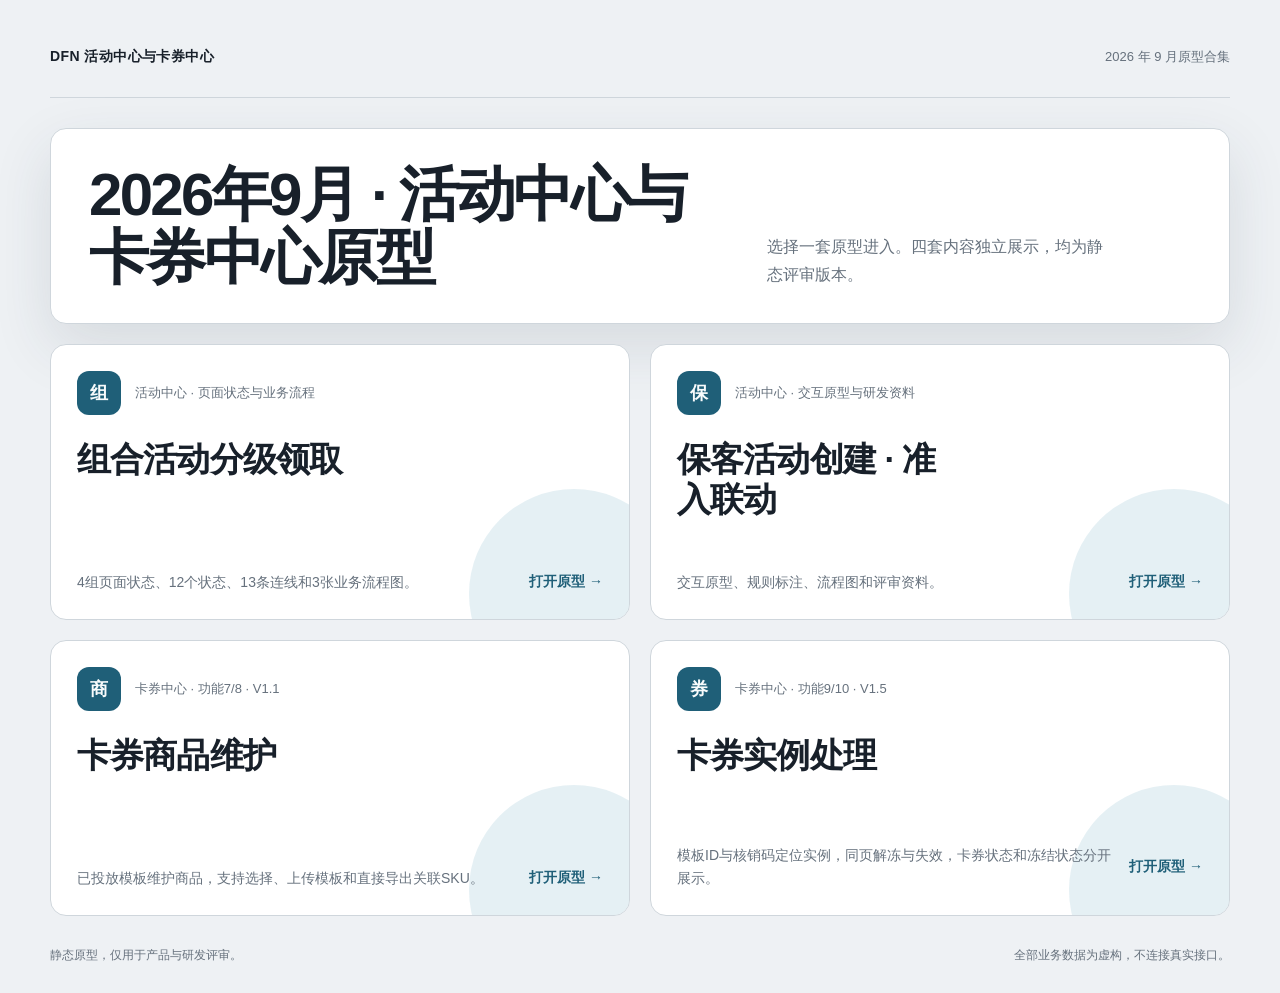
<file: index.html>
<!doctype html>
<html lang="zh-CN">
<head>
  <meta charset="utf-8">
  <meta name="viewport" content="width=device-width, initial-scale=1">
  <meta name="description" content="2026年9月活动中心与卡券中心原型导航，包含组合活动、保客活动、卡券商品维护与卡券实例处理。">
  <link rel="icon" href="data:,">
  <title>2026年9月 · 活动中心与卡券中心原型</title>
  <style>
    :root{color-scheme:light dark;--bg:#eef1f4;--surface:#fff;--text:#18202a;--muted:#66717d;--line:#cfd6dc;--accent:#1f5f78;--accent-soft:#dcebf0;--shadow:0 22px 60px rgba(40,59,70,.12)}
    *{box-sizing:border-box}html,body{margin:0;min-height:100%}body{min-height:100dvh;color:var(--text);background:var(--bg);font-family:-apple-system,BlinkMacSystemFont,"PingFang SC","Microsoft YaHei",sans-serif;-webkit-font-smoothing:antialiased}a{color:inherit}
    .shell{width:min(1180px,calc(100% - 48px));min-height:100dvh;margin:0 auto;padding:34px 0 28px;display:grid;grid-template-rows:auto 1fr auto;gap:30px}.topbar{min-height:64px;display:flex;align-items:center;justify-content:space-between;gap:22px;border-bottom:1px solid var(--line);padding-bottom:18px}.wordmark{font-size:14px;font-weight:720;letter-spacing:.03em}.release{color:var(--muted);font-size:13px}
    main{display:grid;grid-template-columns:repeat(2,minmax(0,1fr));align-items:stretch;gap:20px}.intro,.prototype{border:1px solid var(--line);border-radius:16px;background:var(--surface)}.intro{grid-column:1/-1;padding:34px 38px;display:grid;grid-template-columns:minmax(0,1.2fr) minmax(280px,.8fr);gap:42px;align-items:end;box-shadow:var(--shadow)}h1{max-width:760px;margin:0;font-size:clamp(34px,5vw,60px);line-height:1.05;letter-spacing:-.045em}.intro p{max-width:38ch;margin:0;color:var(--muted);font-size:16px;line-height:1.75}
    .prototype{min-height:276px;padding:26px;display:grid;grid-template-rows:auto 1fr auto;gap:24px;text-decoration:none;position:relative;overflow:hidden;transition:transform .16s ease,border-color .16s ease,box-shadow .16s ease}.prototype:hover{transform:translateY(-3px);border-color:var(--accent);box-shadow:var(--shadow)}.prototype:active{transform:translateY(-1px)}.prototype:focus-visible{outline:3px solid var(--accent);outline-offset:4px}.prototype::after{content:"";position:absolute;inset:auto -50px -80px auto;width:210px;height:210px;border-radius:50%;background:var(--accent-soft);opacity:.72;pointer-events:none}.card-head{display:flex;align-items:center;gap:14px}.monogram{width:44px;height:44px;border-radius:12px;display:grid;place-items:center;background:var(--accent);color:#f8fbfc;font-weight:760;font-size:18px}.card-head span:last-child{color:var(--muted);font-size:13px}h2{max-width:15ch;margin:0;font-size:clamp(24px,3vw,34px);line-height:1.18;letter-spacing:-.025em}.details{position:relative;z-index:1;display:flex;align-items:center;justify-content:space-between;gap:18px}.details p{margin:0;color:var(--muted);font-size:14px;line-height:1.6}.open{flex:0 0 auto;color:var(--accent);font-weight:720;font-size:14px;white-space:nowrap}footer{display:flex;justify-content:space-between;gap:24px;color:var(--muted);font-size:12px;line-height:1.6}
    @media(prefers-reduced-motion:reduce){.prototype{transition:none}.prototype:hover,.prototype:active{transform:none}}@media(prefers-color-scheme:dark){:root{--bg:#151a1f;--surface:#20282f;--text:#edf2f4;--muted:#a9b4bc;--line:#3a464f;--accent:#77bfd4;--accent-soft:#27434d;--shadow:0 22px 60px rgba(4,8,10,.34)}.monogram{color:#102027}}@media(max-width:767px){.shell{width:min(100% - 28px,620px);padding-top:18px;gap:18px}.topbar{min-height:56px;align-items:flex-start;flex-direction:column;gap:8px;padding-bottom:14px}main{grid-template-columns:1fr;gap:14px}.intro{padding:26px 22px;grid-template-columns:1fr;gap:18px}h1{font-size:clamp(34px,12vw,48px)}.intro p{max-width:30ch}.prototype{min-height:240px;padding:22px;gap:20px}h2{font-size:27px}footer{flex-direction:column;gap:6px}}
  </style>
</head>
<body>
  <div class="shell">
    <header class="topbar"><div class="wordmark">DFN 活动中心与卡券中心</div><div class="release">2026 年 9 月原型合集</div></header>
    <main>
      <section class="intro"><h1>2026年9月 · 活动中心与卡券中心原型</h1><p>选择一套原型进入。四套内容独立展示，均为静态评审版本。</p></section>
      <a class="prototype" href="combo-activity/index.html" data-prototype="combo"><div class="card-head"><span class="monogram" aria-hidden="true">组</span><span>活动中心 · 页面状态与业务流程</span></div><h2>组合活动分级领取</h2><div class="details"><p>4组页面状态、12个状态、13条连线和3张业务流程图。</p><span class="open">打开原型 →</span></div></a>
      <a class="prototype" href="retention-activity/index.html" data-prototype="retention"><div class="card-head"><span class="monogram" aria-hidden="true">保</span><span>活动中心 · 交互原型与研发资料</span></div><h2>保客活动创建 · 准入联动</h2><div class="details"><p>交互原型、规则标注、流程图和评审资料。</p><span class="open">打开原型 →</span></div></a>
      <a class="prototype" href="coupon-product-maintenance/index.html" data-prototype="product-maintenance"><div class="card-head"><span class="monogram" aria-hidden="true">商</span><span>卡券中心 · 功能7/8 · V1.1</span></div><h2>卡券商品维护</h2><div class="details"><p>已投放模板维护商品，支持选择、上传模板和直接导出关联SKU。</p><span class="open">打开原型 →</span></div></a>
      <a class="prototype" href="coupon-instance-void/index.html?v=20261021-v1.5" data-prototype="instance-void"><div class="card-head"><span class="monogram" aria-hidden="true">券</span><span>卡券中心 · 功能9/10 · V1.5</span></div><h2>卡券实例处理</h2><div class="details"><p>模板ID与核销码定位实例，同页解冻与失效，卡券状态和冻结状态分开展示。</p><span class="open">打开原型 →</span></div></a>
    </main>
    <footer><span>静态原型，仅用于产品与研发评审。</span><span>全部业务数据为虚构，不连接真实接口。</span></footer>
  </div>
</body>
</html>
</file>
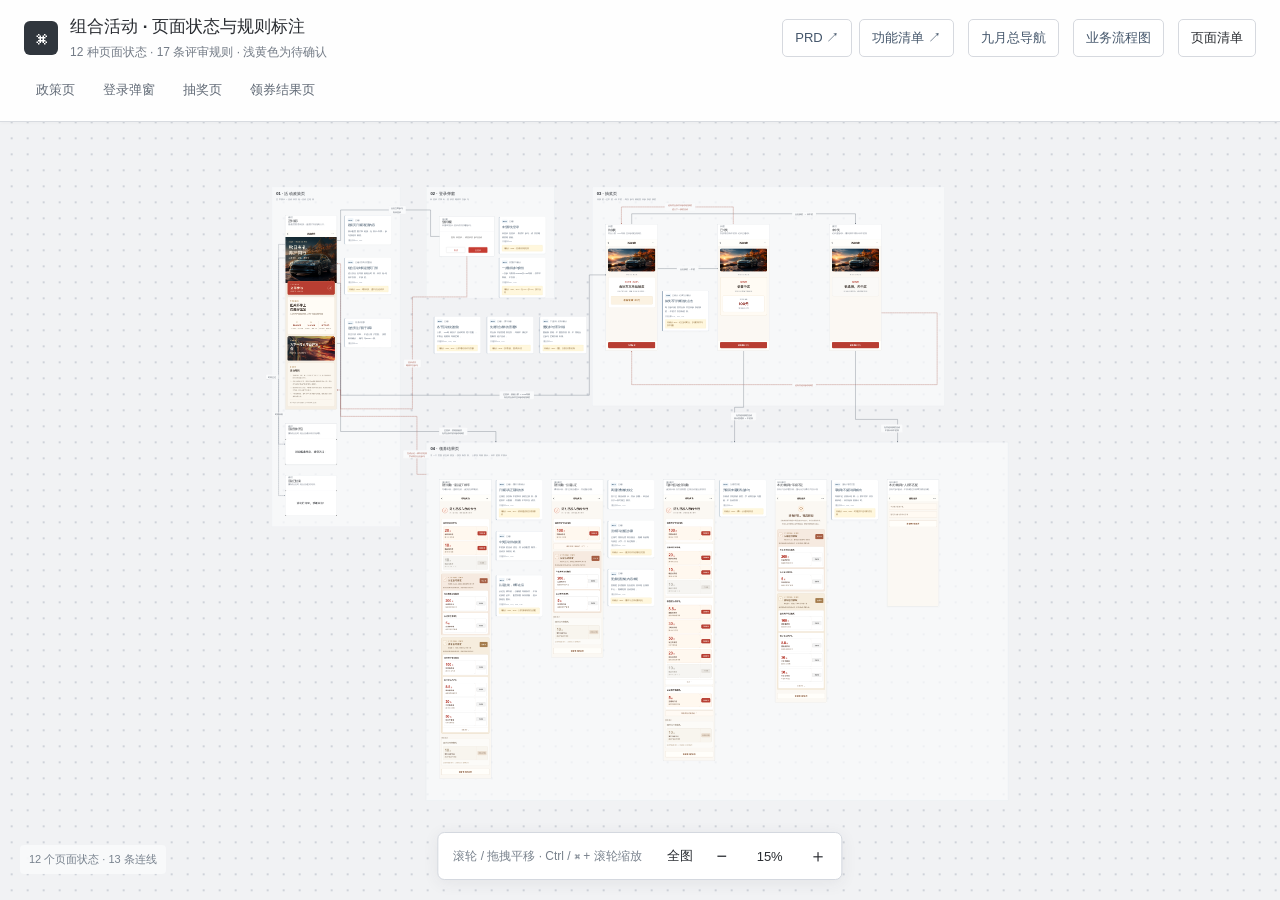
<file: combo-activity/index.html>
<!doctype html>
<html lang="zh-CN">
<head>
  <meta charset="utf-8">
  <meta name="viewport" content="width=device-width,initial-scale=1">
  <title>组合活动 · 页面状态与规则标注</title>
  <link rel="stylesheet" href="styles.css?v=20260910-007b">
<style>.flow-link,.home-link{display:inline-flex;align-items:center;justify-content:center;padding:9px 12px;border:1px solid #d6d9df;border-radius:5px;color:#44566b;background:#fff;text-decoration:none;font-size:13px;white-space:nowrap}.flow-link:hover,.home-link:hover{background:#eef1f5}@media(max-width:760px){.flow-link,.home-link{padding:7px 8px;font-size:12px}}</style>
</head>
<body>
  <header class="toolbar">
    <div class="brand"><span class="brand-mark" aria-hidden="true">⌘</span><div><h1>组合活动 · 页面状态与规则标注</h1><p>12 种页面状态 · 17 条评审规则 · 浅黄色为待确认</p></div></div>
    <div class="document-links"><a class="flow-link" href="https://docs.qq.com/doc/DUENpdGtxTVdxUHJN" target="_blank" rel="noopener noreferrer">PRD ↗</a><a class="flow-link" href="https://docs.qq.com/sheet/DUG9hRFBXUkdERk5V" target="_blank" rel="noopener noreferrer">功能清单 ↗</a></div>
    <nav id="section-nav" aria-label="流程片区"></nav>
    <a class="home-link" href="../index.html">九月总导航</a>
    <a class="flow-link" href="flows.html">业务流程图</a>
    <button id="list-toggle" class="tool-button" aria-expanded="false" aria-controls="page-list">页面清单</button>
  </header>
  <main id="viewport" tabindex="0" aria-label="无限画布，滚轮或拖动平移，按住Ctrl或Command加滚轮缩放">
    <div id="world"><div id="sections"></div><svg id="connections" xmlns="http://www.w3.org/2000/svg" aria-label="页面之间的跳转条件"></svg><div id="nodes"></div><div id="annotations" aria-label="页面旁规则说明"></div></div>
    <div id="empty" hidden>页面状态正在准备中</div>
  </main>
  <aside id="page-list" hidden aria-label="页面清单">
    <div class="list-head"><strong>查找页面</strong><button id="list-close" class="icon-button" aria-label="关闭清单">×</button></div>
    <label class="search-label"><span aria-hidden="true">⌕</span><input id="search" type="search" placeholder="搜索页面或规则编号 R01…" autocomplete="off"></label>
    <div id="search-results"></div>
  </aside>
  <footer class="canvas-tools">
    <span class="canvas-hint">滚轮 / 拖拽平移 · Ctrl / ⌘ + 滚轮缩放</span>
    <div class="zoom-tools"><button id="fit-all" title="查看整张图">全图</button><button id="zoom-out" aria-label="缩小">−</button><button id="zoom-reset" title="以100%查看当前位置">100%</button><button id="zoom-in" aria-label="放大">＋</button></div>
  </footer>
  <div id="status" class="status" aria-live="polite"></div>
  <script src="screen-manifest.js"></script>
  <script src="data.js"></script>
  <script src="annotations.js?v=20260910-007b"></script>
  <script src="app.js?v=20260910-007b"></script>
</body>
</html>
</file>
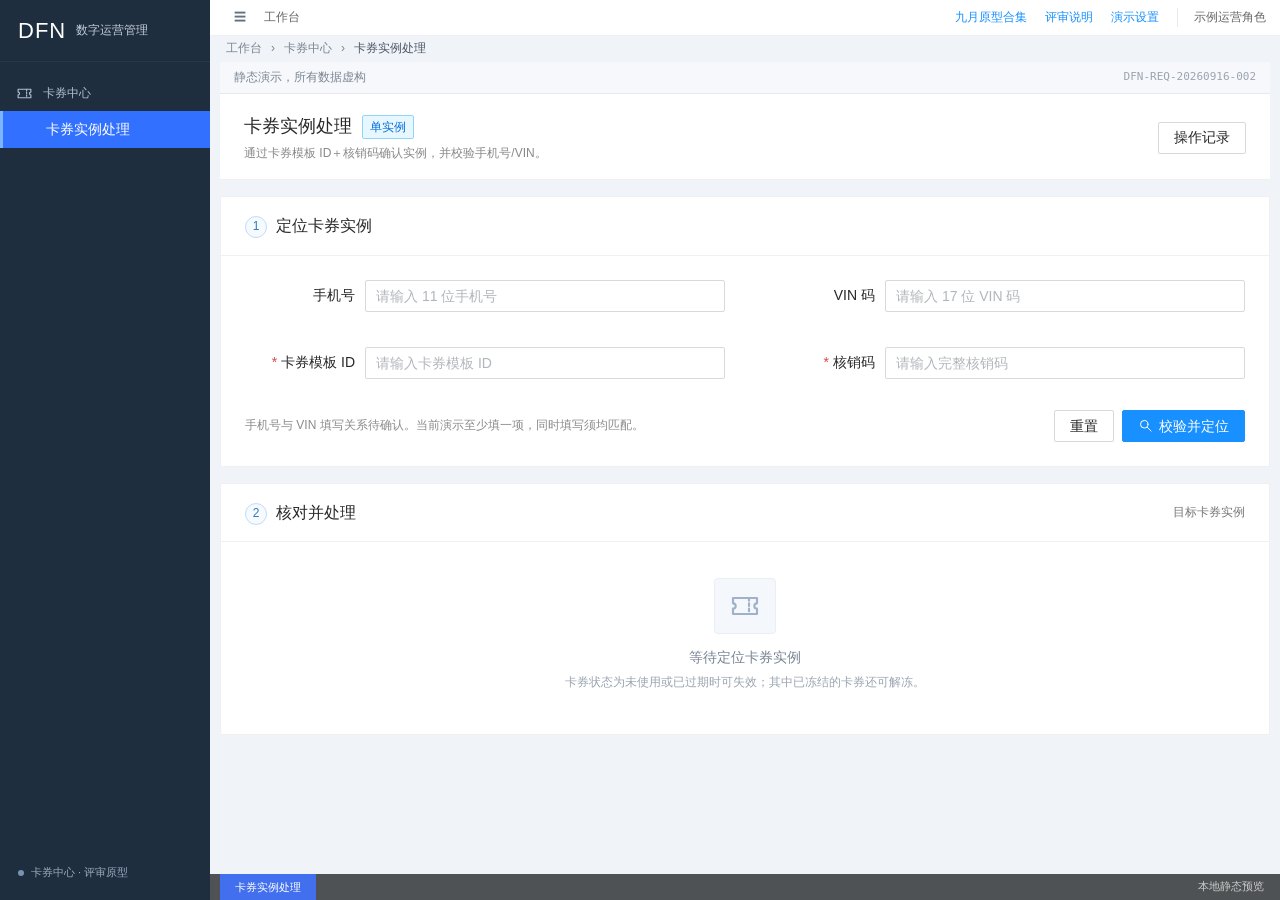
<file: coupon-instance-void/index.html>
<!DOCTYPE html>
<html lang="zh-CN">
<head>
 <meta charset="UTF-8"><meta name="viewport" content="width=device-width, initial-scale=1.0">
 <title>卡券实例处理 · DFN 卡券中心</title>
 <link rel="icon" href="data:image/svg+xml,%3Csvg xmlns='http://www.w3.org/2000/svg' viewBox='0 0 40 40'%3E%3Crect width='40' height='40' rx='4' fill='%231F2E3F'/%3E%3Ctext x='20' y='27' text-anchor='middle' font-size='23' fill='white' font-family='Arial'%3ED%3C/text%3E%3C/svg%3E">
 <link rel="stylesheet" href="assets/css/global.css?v=20261021-v1.5"><link rel="stylesheet" href="assets/css/app.css?v=20261021-v1.5">
</head>
<body>
 <a class="skip-link" href="#app">跳转到主内容</a>
 <aside class="app-sidebar" id="sidebar"><div class="brand"><strong>DFN</strong><span>数字运营管理</span></div><nav id="main-nav" aria-label="业务导航"></nav><div class="sidebar-footer"><span class="status-dot"></span>卡券中心 · 评审原型</div></aside>
 <button class="sidebar-backdrop" id="sidebar-backdrop" aria-label="关闭导航" hidden></button>
 <div class="app-layout">
  <header class="topbar"><button class="icon-button" id="menu-toggle" aria-label="展开导航菜单" aria-expanded="false">☰</button><span class="topbar-title">工作台</span><div class="topbar-tools"><a href="../index.html">九月原型合集</a><a href="docs/interaction.html" id="review-link">评审说明</a><button id="demo-toggle" class="text-button" aria-controls="demo-settings" aria-expanded="false">演示设置</button><span class="topbar-role" id="header-role"></span></div></header>
  <div class="breadcrumb" id="breadcrumb" aria-label="面包屑"></div>
  <div class="review-strip"><span>静态演示，所有数据虚构</span><span class="review-id">DFN-REQ-20260916-002</span></div>
  <section id="demo-settings" class="demo-settings" aria-label="演示设置" hidden></section>
  <main id="app" tabindex="-1"></main>
  <footer class="page-footer"><span id="footer-page">卡券实例处理</span><span>本地静态预览</span></footer>
 </div>
 <div id="toast" class="toast" role="status" aria-live="polite" hidden></div>
 <dialog id="void-confirm" aria-labelledby="confirm-title"></dialog>
 <dialog id="operation-records" class="records-dialog" aria-labelledby="records-title" aria-describedby="records-summary"></dialog>
 <script src="mock/data.js?v=20261021-v1.5"></script><script src="js/common.js?v=20261021-v1.5"></script><script src="js/store.js?v=20261021-v1.5"></script><script src="js/pages/void.js?v=20261021-v1.5"></script><script src="js/pages/roles.js?v=20261021-v1.5"></script><script src="js/app.js?v=20261021-v1.5"></script><script src="js/nav.js?v=20261021-v1.5"></script>
</body>
</html>
</file>
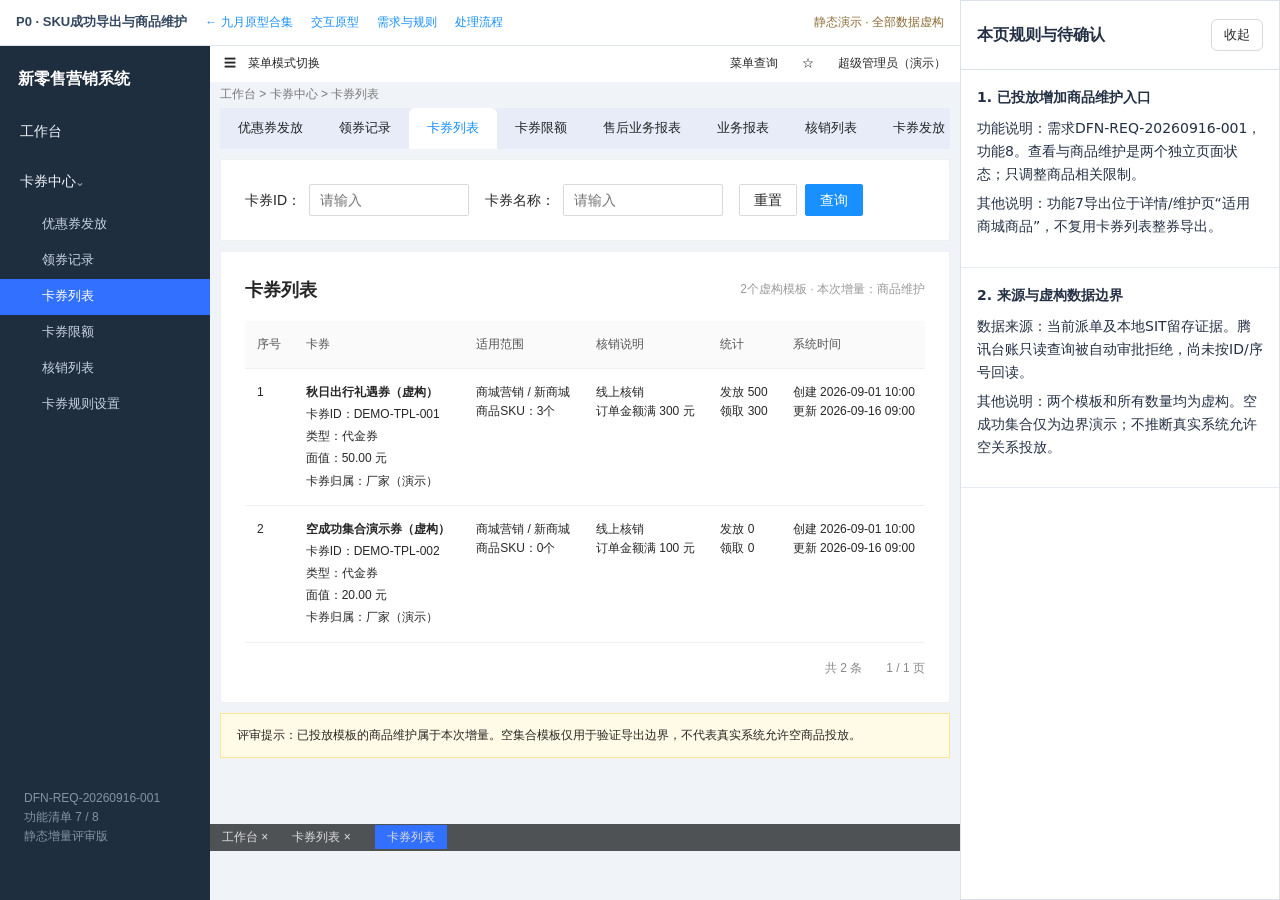
<file: coupon-product-maintenance/index.html>
<!doctype html>
<html lang="zh-CN"><head><meta charset="utf-8"><meta name="viewport" content="width=device-width,initial-scale=1"><title>SKU成功导出与商品维护 · DFN</title><link rel="icon" href="data:,"><link rel="stylesheet" href="assets/css/app.css"><link rel="stylesheet" href="annotations/annotation.css"></head>
<body><div class="reviewbar"><strong>P0 · SKU成功导出与商品维护</strong><nav aria-label="评审导航"><a href="../index.html">← 九月原型合集</a><a href="#list">交互原型</a><a href="docs/interaction.html">需求与规则</a><a href="docs/flow.html">处理流程</a></nav><span>静态演示 · 全部数据虚构</span></div>
<div class="shell"><aside class="sidebar"><div class="brand">新零售营销系统</div><div class="menu-heading">工作台</div><div class="menu-heading">卡券中心⌄</div><div class="menu-item muted">优惠券发放</div><div class="menu-item muted">领券记录</div><a class="menu-item selected" href="#list">卡券列表</a><div class="menu-item muted">卡券限额</div><div class="menu-item muted">核销列表</div><div class="menu-item muted">卡券规则设置</div><div class="side-foot">DFN-REQ-20260916-001<br>功能清单 7 / 8<br>静态增量评审版</div></aside>
<div class="workspace"><header class="topbar"><span>☰　菜单模式切换</span><span>菜单查询　　☆　　超级管理员（演示）</span></header><div id="breadcrumb" class="breadcrumb"></div><div class="module-tabs"><span>优惠券发放</span><span>领券记录</span><strong>卡券列表</strong><span>卡券限额</span><span>售后业务报表</span><span>业务报表</span><span>核销列表</span><span>卡券发放</span><span>发放记录</span><span>卡券规则设置</span></div>
<main id="app"></main><footer class="tabs-foot">工作台 ×　　卡券列表 ×　　<span id="current-tab">商品维护</span></footer></div></div>
<dialog id="modal" aria-labelledby="modal-title"><form method="dialog"><header class="modal-head"><h2 id="modal-title"></h2><button value="cancel" class="close" aria-label="关闭弹窗">×</button></header></form><div id="modal-body" class="modal-body"></div><footer id="modal-foot" class="modal-foot"></footer></dialog><div id="toast" class="toast" role="status" hidden></div>
<script src="mock/data.js"></script><script src="js/domain.js"></script><script src="js/pages/sku-app.js?v=20261013-2"></script><script src="annotations/annotations.js?v=20261013-2"></script><script>window.AnnotationConfig={enabled:true,mode:'b-drawer',projectId:'sku-16fa7273',dataVersion:'20261013-2',page:()=>window.SkuApp.page(),editable:false,pageTitle:'本页规则与待确认'};</script><script src="annotations/annotation-runtime.js"></script></body></html>
</file>
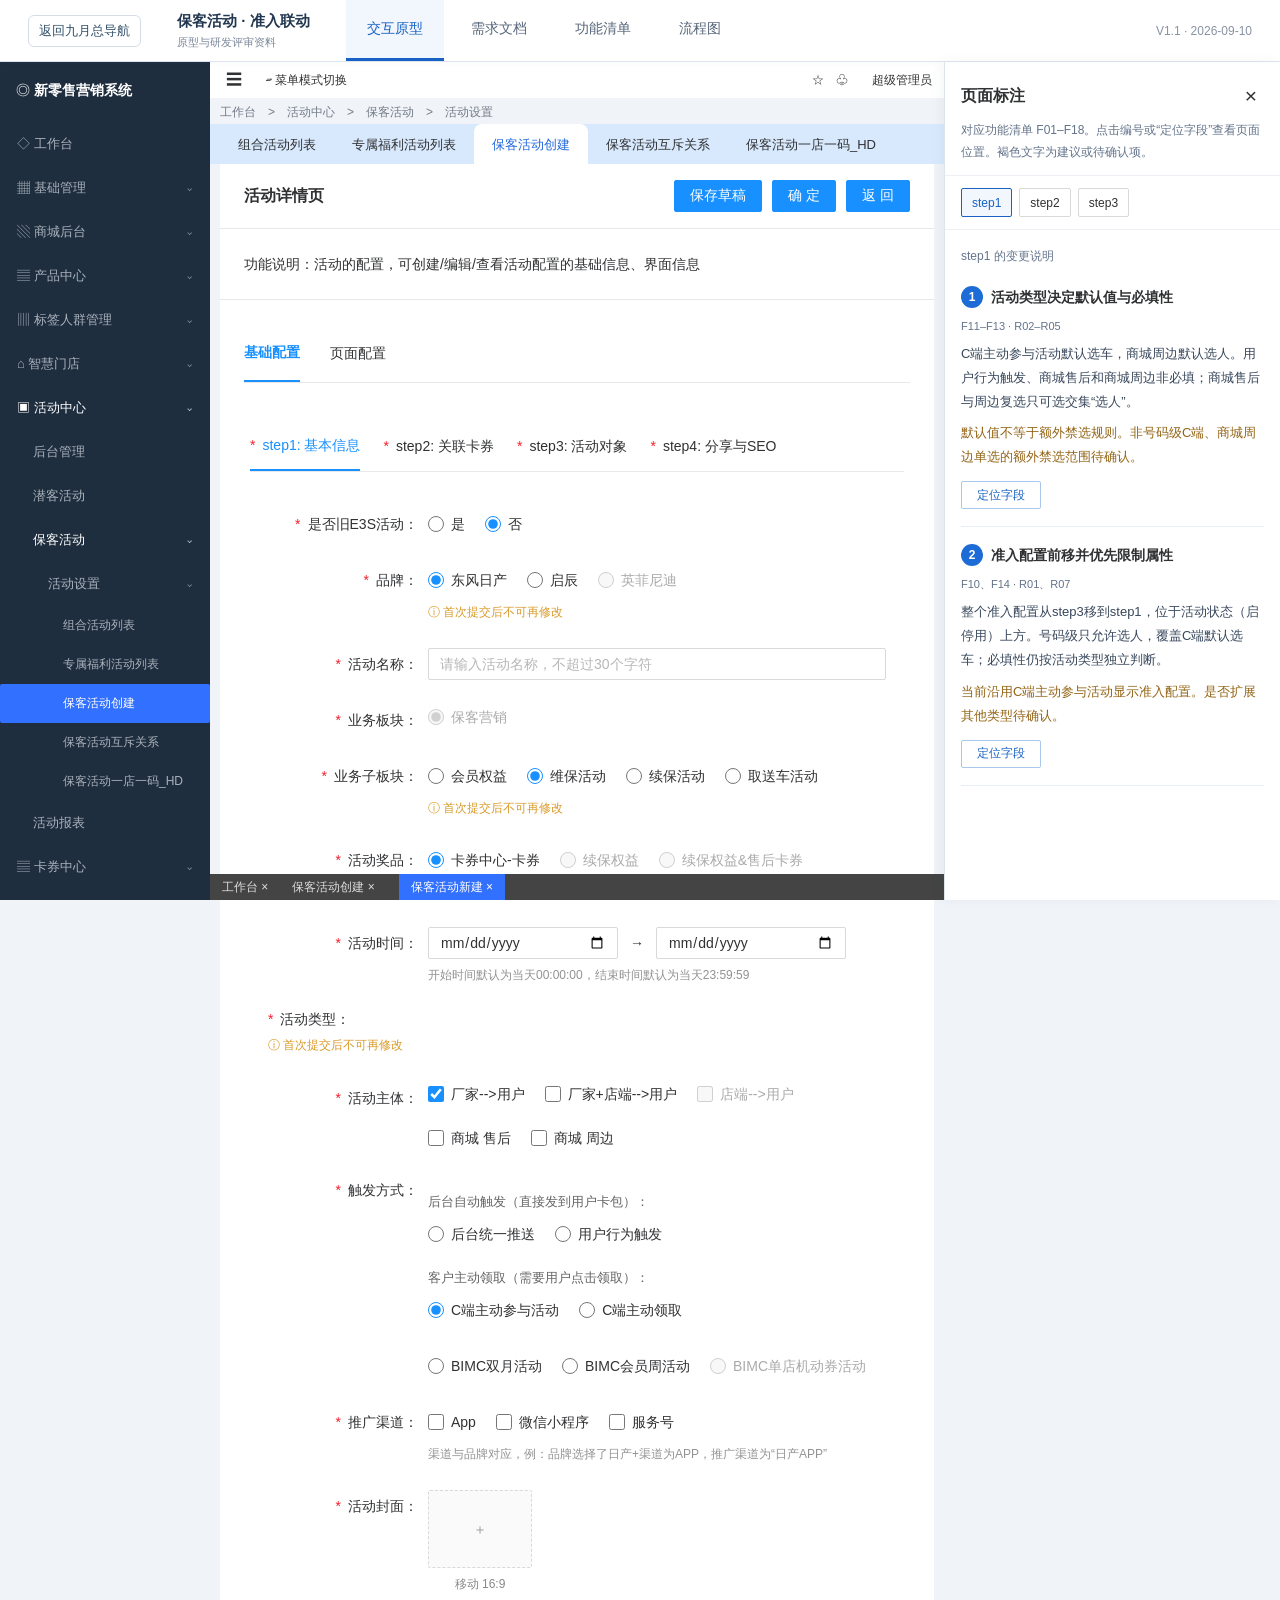
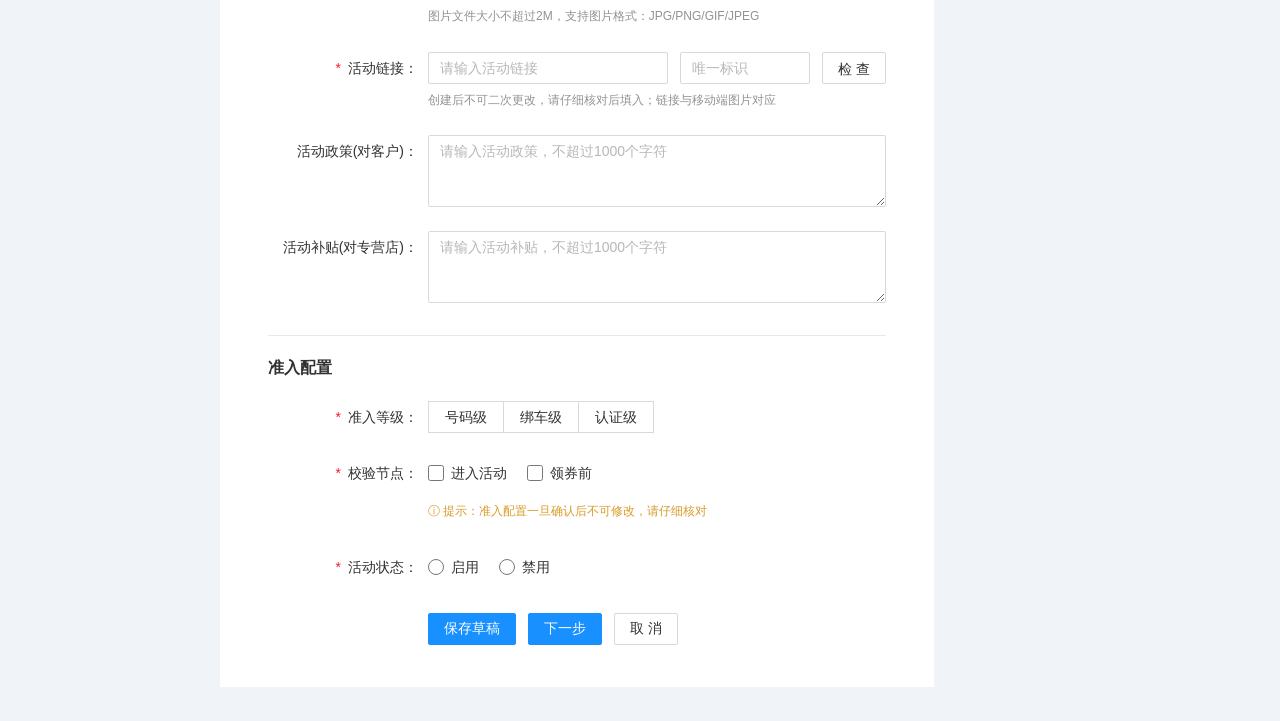
<file: retention-activity/index.html>
<!doctype html>
<html lang="zh-CN">
<head>
  <meta charset="utf-8">
  <meta name="viewport" content="width=device-width, initial-scale=1">
  <title>保客活动创建 · 准入联动评审</title>
  <link rel="stylesheet" href="assets/styles.css">
  <link rel="stylesheet" href="assets/annotations.css?v=20260910-activity-filter">
  <link rel="stylesheet" href="assets/review.css">
  <style>.portal-return{display:inline-flex;align-items:center;min-height:32px;padding:0 10px;border:1px solid #d6dce5;border-radius:6px;color:#31516b;background:#fff;text-decoration:none;font-size:13px;white-space:nowrap}.portal-return:hover{background:#f3f6f9}@media(max-width:760px){.portal-return{font-size:12px;padding:0 8px}}</style>
</head>
<body>
  <header class="review-header"><a class="portal-return" href="../index.html">返回九月总导航</a><div class="review-brand">保客活动 · 准入联动<small>原型与研发评审资料</small></div><nav class="review-primary-nav" aria-label="原型评审导航"><a href="#step1" data-review-view="prototype" aria-current="page">交互原型</a><a href="#review-doc" data-review-view="doc">需求文档</a><a href="#review-features" data-review-view="features">功能清单</a><a href="#review-flows" data-review-view="flows">流程图</a></nav><span class="review-version">V1.1 · 2026-09-10</span></header>
  <aside class="sidebar" id="sidebar">
    <div class="brand">◎ <strong>新零售营销系统</strong></div>
    <div class="menu-item">◇ 工作台</div><div class="menu-item">▦ 基础管理 <span>⌄</span></div>
    <div class="menu-item">▧ 商城后台 <span>⌄</span></div><div class="menu-item">▤ 产品中心 <span>⌄</span></div>
    <div class="menu-item">▥ 标签人群管理 <span>⌄</span></div><div class="menu-item">⌂ 智慧门店 <span>⌄</span></div>
    <div class="menu-item expanded">▣ 活动中心 <span>⌄</span></div><div class="menu-item child">后台管理</div>
    <div class="menu-item child">潜客活动</div><div class="menu-item child expanded">保客活动 <span>⌄</span></div>
    <div class="menu-item sub">活动设置 <span>⌄</span></div><div class="menu-item leaf">组合活动列表</div>
    <div class="menu-item leaf">专属福利活动列表</div><button class="menu-item leaf selected" data-action="back-form">保客活动创建</button>
    <div class="menu-item leaf">保客活动互斥关系</div><div class="menu-item leaf">保客活动一店一码_HD</div>
    <div class="menu-item child">活动报表</div><div class="menu-item">▤ 卡券中心 <span>⌄</span></div>
  </aside>
  <div class="workspace">
    <header class="topbar"><button class="icon-button" data-action="toggle-menu" aria-label="展开或收起菜单">☰</button><span>▱ 菜单模式切换</span><span class="top-right">☆　♧　　超级管理员</span></header>
    <div class="breadcrumb">工作台　&gt;　活动中心　&gt;　保客活动　&gt;　活动设置</div>
    <nav class="business-tabs" aria-label="业务导航"><span>组合活动列表</span><span>专属福利活动列表</span><span class="active">保客活动创建</span><span>保客活动互斥关系</span><span>保客活动一店一码_HD</span></nav>
    <main id="main"></main>
    <div class="bottom-tabs">工作台 ×　　保客活动创建 ×　　<span>保客活动新建 ×</span></div>
  </div>
  <main id="review-resource" hidden><section data-review-panel="doc" hidden><div class="review-page-title"><div><h1>保客活动号码级准入联动需求说明</h1><p>研发评审版 V1.1　2026年9月10日 · 全文 8 个章节</p></div><div class="review-downloads"><a href="docs/保客活动号码级准入_需求说明.docx" download>下载 Word</a><a href="docs/保客活动号码级准入_需求说明.md" download>下载 Markdown</a></div></div><div class="review-doc-layout"><nav class="review-toc" aria-label="需求文档目录"><strong>文档目录</strong><a href="#review-doc/section-1" data-review-detail="section-1">1 目标与系统分工</a><a href="#review-doc/section-2" data-review-detail="section-2">2 三系统协作流程</a><a href="#review-doc/section-3" data-review-detail="section-3">3 卡券查询过滤流程</a><a href="#review-doc/section-4" data-review-detail="section-4">4 卡券过滤规则</a><a href="#review-doc/section-5" data-review-detail="section-5">5 前端字段与联动规则</a><a href="#review-doc/section-6" data-review-detail="section-6">6 接口对接改造</a><a href="#review-doc/section-7" data-review-detail="section-7">7 验收要点与原型使用</a><a href="#review-doc/section-8" data-review-detail="section-8">8 待确认事项</a></nav><article class="review-doc"><section class="review-doc-section" id="review-doc-section-1"><h2>1 目标与系统分工</h2><p>保客活动创建时，先在step1设置准入等级，再按等级与业务场景筛选step2可关联卡券，并联动step3的活动属性和用户标识。号码级活动仅允许选人；在卡券关联环节，仅允许用户领取规则券，指定场景还须为线上核销。</p><div class="review-table-wrap" tabindex="0" aria-label="文档表格，可横向滚动"><table><colgroup><col style="width:18.57%"><col style="width:66.43%"><col style="width:15.0%"></colgroup><thead><tr><th scope="col">责任系统</th><th scope="col">本次分工</th><th scope="col">功能编号</th></tr></thead><tbody><tr><td>卡券中心</td><td>沿用现有查询接口，已提供场景、领取规则、核销方式等字段。本次复用既有能力。</td><td>F01</td></tr><tr><td>活动中心后端</td><td>读取既有接口返回字段，按当前准入和卡券场景执行过滤，再向管理后台返回结果。</td><td>F02–F09</td></tr><tr><td>管理后台前端</td><td>前移准入配置，联动属性默认值及标识，按准入查询和展示关联卡券。</td><td>F10–F18</td></tr></tbody></table></div><h3>核心规则</h3><p>号码级优先限制可选范围，商城复选再取交集，最后应用活动类型默认值。是否必填独立判断，不能将“只可选人”解释为所有类型都必须填写。</p><p>号码级卡券过滤为两层条件：所有场景先要求“领取规则=用户”；BIMC（新）和维修保养（新）再要求“核销方式=线上核销”。两项必须同时满足。</p><h3>评审范围</h3><p>本次覆盖新建活动的页面联动与活动关联卡券查询改造。历史活动编辑、复制、旧调用兼容和提交复核时点见第8节待确认事项。用户标识仍为oneid和VIN，不新增手机号发券主键。</p><p>功能清单共18项，另附22个验收场景。功能项中的“实现建议”需在接口或交互评审时确认。</p></section><section class="review-doc-section" id="review-doc-section-2"><h2>2 三系统协作流程</h2><figure><img src="docs/流程图/01_三系统协作流程.svg" alt="三系统协作流程"><figcaption>可在顶部「流程图」中放大查看及下载。</figcaption></figure><p>卡券中心沿用既有接口返回字段，活动中心后端执行过滤并返回管理后台。虚线表示活动中心提交复核建议，触发时点与范围待确认。</p></section><section class="review-doc-section" id="review-doc-section-3"><h2>3 卡券查询过滤流程</h2><figure><img src="docs/流程图/02_卡券过滤流程.svg" alt="卡券过滤流程"><figcaption>可在顶部「流程图」中放大查看及下载。</figcaption></figure></section><section class="review-doc-section" id="review-doc-section-4"><h2>4 卡券过滤规则</h2><p>以下条件由活动中心后端根据卡券中心已返回的字段执行，叠加在现有卡券关联条件上。通过新增过滤仅表示满足本次规则，仍需满足既有状态、场景等关联要求。</p><div class="review-table-wrap" tabindex="0" aria-label="文档表格，可横向滚动"><table><colgroup><col style="width:29.29%"><col style="width:15.71%"><col style="width:24.29%"><col style="width:30.71%"></colgroup><thead><tr><th scope="col">准入与卡券场景</th><th scope="col">领取规则</th><th scope="col">核销方式</th><th scope="col">本次新增规则结果</th></tr></thead><tbody><tr><td>号码级；BIMC（新）或维修保养（新）</td><td>用户</td><td>线上核销</td><td>通过两项新增条件</td></tr><tr><td>同上</td><td>用户</td><td>线下或到店核销</td><td>活动中心排除，不允许关联</td></tr><tr><td>同上</td><td>用户</td><td>线上线下组合，或缺失/未知</td><td>不满足精确匹配，不放行</td></tr><tr><td>同上</td><td>VIN或无法确认是用户</td><td>线上核销</td><td>不满足用户规则，不放行</td></tr><tr><td>号码级；其他未列明场景</td><td>用户</td><td>按既有规则</td><td>不追加本次核销限制</td></tr><tr><td>非号码级；任意场景</td><td>按既有规则</td><td>按既有规则</td><td>不追加号码级专属限制</td></tr></tbody></table></div><h3>精确匹配</h3><p>“线上核销”要求核销方式等于该业务含义，不能用名称包含“线上”判断。线上与线下组合、缺失和未知值均不等于线上核销。边界示例不代表真实接口已经存在对应枚举；活动中心按既有接口正式编码进行映射。</p><h3>按场景判断</h3><p>BIMC（新）和维修保养（新）的线上核销限制与用户领取规则为“且”。其他未列明场景仅追加用户领取规则限制；非号码级不附加本次专有限制。不得根据券名猜测场景或扩大限制范围。</p><h3>查询完整性</h3><p>搜索、刷新、重置和翻页必须持续应用准入条件。建议活动中心基于完整过滤结果计算总数与分页，避免只从卡券中心当前页删除不合规券而造成结果缺失。上游分页衔接、空集合及总数格式见Q05。</p></section><section class="review-doc-section" id="review-doc-section-5"><h2>5 前端字段与联动规则</h2><h3>准入配置位置</h3><p>将step3的整个准入配置区移到step1，放在活动启停用上方。当前页面使用“活动状态”标签。准入等级、校验节点及原有提示一起前移，step3删除重复区域。当前原型沿用C端主动参与活动显示准入，其他类型见Q01。</p><div class="review-table-wrap" tabindex="0" aria-label="文档表格，可横向滚动"><table><colgroup><col style="width:30.71%"><col style="width:30.0%"><col style="width:39.29%"></colgroup><thead><tr><th scope="col">场景</th><th scope="col">活动属性规则</th><th scope="col">必填性与补充</th></tr></thead><tbody><tr><td>C端主动参与活动</td><td>默认选车</td><td>号码级覆盖为仅选人；非号码级额外禁选见Q02</td></tr><tr><td>商城周边</td><td>默认选人</td><td>非必填；单选时额外禁选见Q03</td></tr><tr><td>用户行为触发、商城售后</td><td>本次未新增默认值</td><td>非必填，可清空</td></tr><tr><td>商城售后与商城周边复选</td><td>可选范围为交集：仅选人</td><td>非必填，可清空</td></tr><tr><td>号码级</td><td>仅允许选人，优先于默认选车</td><td>是否必填仍由活动类型决定</td></tr></tbody></table></div><div class="review-table-wrap" tabindex="0" aria-label="文档表格，可横向滚动"><table><colgroup><col style="width:24.29%"><col style="width:45.71%"><col style="width:30.0%"></colgroup><thead><tr><th scope="col">活动属性</th><th scope="col">自动勾选的用户标识</th><th scope="col">是否允许手动编辑</th></tr></thead><tbody><tr><td>选人</td><td>oneid</td><td>不允许</td></tr><tr><td>选车</td><td>VIN</td><td>不允许</td></tr><tr><td>选人+车</td><td>oneid、VIN</td><td>不允许</td></tr><tr><td>空值（仅非必填）</td><td>不保留旧勾选</td><td>按属性状态展示</td></tr></tbody></table></div><p>选人+车时，oneid与VIN为“且”，两个字段均一致时才可发放或领取。真实服务执行需联调验证。活动属性为空时的执行语义见Q07。</p><p>原型建议：切换准入后自动纠正不兼容属性；冲突卡券保留可见，显示原因并要求重选或移除，阻止继续和保存。正式交互策略见Q04。</p></section><section class="review-doc-section" id="review-doc-section-6"><h2>6 接口对接改造</h2><p>用户已确认卡券中心现有接口已提供所需字段。管理后台向活动中心提交准入与查询条件，活动中心读取卡券中心返回字段后执行过滤。以下按调用方向说明业务语义，正式字段及枚举沿用既有合同。</p><div class="review-table-wrap" tabindex="0" aria-label="文档表格，可横向滚动"><table><colgroup><col style="width:18.57%"><col style="width:27.14%"><col style="width:54.29%"></colgroup><thead><tr><th scope="col">方向</th><th scope="col">业务信息</th><th scope="col">要求</th></tr></thead><tbody><tr><td>前端→活动中心</td><td>当前准入等级及查询条件</td><td>准入供活动中心判断是否执行号码级过滤，搜索和翻页持续保留。</td></tr><tr><td>活动中心→卡券中心</td><td>既有卡券查询条件</td><td>按原接口传递场景、券ID、名称及分页等条件，无需新增传入准入等级。</td></tr><tr><td>卡券中心→活动中心</td><td>既有卡券数据及规则字段</td><td>已提供卡券业务场景、领取规则、核销方式。活动中心按字段值逐券判断。</td></tr><tr><td>活动中心→前端</td><td>过滤后的候选结果</td><td>活动中心返回合规卡券；总数与分页衔接见Q05，前端不补回被过滤券。</td></tr></tbody></table></div><h3>卡券中心</h3><p>F01为既有能力复用。所需字段已通过接口提供，本次无需卡券中心新增过滤接口、过滤能力或活动准入参数。</p><h3>活动中心后端</h3><p>F02–F07负责接收准入、调用既有查询、映射返回字段、执行过滤并返回管理后台。F04对齐完整过滤结果与分页，F08约定异常处理。</p><h3>提交复核建议</h3><p>F09建议活动中心在提交时复用规则，按当前准入与每张券自身场景重新校验。触发时点、既有查询复用方式及历史数据范围见Q06。</p></section><section class="review-doc-section" id="review-doc-section-7"><h2>7 验收要点与原型使用</h2><div class="review-table-wrap" tabindex="0" aria-label="文档表格，可横向滚动"><table><colgroup><col style="width:22.86%"><col style="width:56.43%"><col style="width:20.71%"></colgroup><thead><tr><th scope="col">验收范围</th><th scope="col">关键预期</th><th scope="col">对应场景</th></tr></thead><tbody><tr><td>位置与属性默认值</td><td>准入前移；C端默认车、商城周边默认人，号码级覆盖为仅人。</td><td>AC01–AC03、AC06</td></tr><tr><td>非必填与交集</td><td>三类非必填可清空，商城复选只可选人；号码级不改变独立必填性。</td><td>AC04、AC05、AC07</td></tr><tr><td>用户标识</td><td>自动锁定oneid/VIN，人+车同时一致才可发放或领取。</td><td>AC08–AC10</td></tr><tr><td>双条件正反例</td><td>两场景用户+仅线上通过；VIN、线下、组合、未知值不通过。</td><td>AC11–AC14</td></tr><tr><td>范围回归</td><td>其他场景及非号码级不被附加两场景的核销限制。</td><td>AC15、AC16</td></tr><tr><td>搜索与分页</td><td>券ID、名称、重置、刷新、翻页不能绕过条件；空结果可识别。</td><td>AC17、AC19</td></tr><tr><td>配置变化与旧草稿</td><td>按确认后的策略处理冲突并阻止非法关联。</td><td>AC18、AC20</td></tr><tr><td>接口与异常</td><td>既有字段正确映射，由活动中心过滤；超时与旧调用按约定处理。</td><td>AC21、AC22</td></tr></tbody></table></div><h3>原型标注</h3><p>原型右侧“页面标注”可折叠，并随step1、step2、step3及选券弹窗切换说明。点击编号或“定位字段”定位对应区域。标注使用F01–F18功能编号，褐色文字说明建议或待确认项。窄屏定位后自动收起标注，便于查看字段。</p><h3>验收边界</h3><p>当前交付包括需求资料与本地静态原型。DEMO卡券用于展示规则，不能反推真实卡券配置或正式枚举。接口实现、SIT保存、真实发券/领券的人车且校验以及历史活动兼容均需另行研发联调和业务验收。</p><p>功能清单附完整22个验收场景，其“确认层级”说明哪些场景可按已确认规则验收，哪些需先完成范围、合同或交互策略确认。</p></section><section class="review-doc-section" id="review-doc-section-8"><h2>8 待确认事项</h2><div class="review-table-wrap" tabindex="0" aria-label="文档表格，可横向滚动"><table><colgroup><col style="width:7.86%"><col style="width:20.29%"><col style="width:71.86%"></colgroup><thead><tr><th scope="col">编号</th><th scope="col">事项</th><th scope="col">待确认内容</th></tr></thead><tbody><tr><td>Q01</td><td>准入展示范围</td><td>目前原型沿用C端主动参与活动可见。是否扩展至用户行为触发、商城及其他活动类型。</td></tr><tr><td>Q02</td><td>非号码级C端禁选范围</td><td>默认选车已确认。SIT额外禁用选人和选人+车是否保留，需要明确。</td></tr><tr><td>Q03</td><td>商城周边单选的可选范围</td><td>默认选人已确认；是否同时禁止另外两项未独立确认。当前原型保留原有禁选表达，不能据此扩大规则。</td></tr><tr><td>Q04</td><td>切换时的旧选择</td><td>属性自动纠正和冲突券保留提示为原型方案。正式采用自动清空、保留待修正还是切换确认。</td></tr><tr><td>Q05</td><td>既有字段映射与分页衔接</td><td>字段已提供。需对齐既有正式字段与枚举映射、上游分页数据如何形成完整过滤结果及总数，以及活动中心异常和未传准入的兼容策略。</td></tr><tr><td>Q06</td><td>提交复核与历史数据</td><td>活动中心提交复核的触发时点、既有查询复用方式，以及历史活动编辑、复制、草稿的兼容范围。过滤责任已明确归活动中心。</td></tr><tr><td>Q07</td><td>非必填空值的执行语义</td><td>属性为空时的真实发放/领取逻辑沿用何种既有处理；不能由原型自行兜底为手机号、oneid或VIN。</td></tr><tr><td>Q08</td><td>后续场景扩展</td><td>本次精确线上核销限制仅点名BIMC（新）和维修保养（新）。其他同类场景如需扩展应补充明确清单。</td></tr></tbody></table></div><h3>需求依据</h3><p>S01 用户首次调整要求：准入前移、属性单选与默认值、非必填、商城交集、用户标识、号码级选人及用户领取规则。</p><p>S02 用户线上核销补充：BIMC（新）和维修保养（新）仅线上核销可关联号码级活动。</p><p>S03 初次职责讨论：管理后台位置及默认值调整仍有效；原卡券中心过滤分工已由S04替代，不作为当前实施依据。</p><p>S04 用户最新职责确认：卡券中心已通过现有接口向活动中心提供所需字段，由活动中心过滤即可。本次不要求新增卡券中心过滤能力。</p><p>J01 本次评审建议：分页衔接、提交复核时点、异常兼容与旧选择处理；具体实施方案或交互策略待确认。</p></section></article></div></section><section data-review-panel="features" hidden><div class="review-page-title"><div><h1>功能清单与验收</h1><p>18 项功能 · 含 1 项卡券中心既有能力 · 22 个验收场景 · 8 项待确认事项</p></div><div class="review-downloads"><a href="docs/保客活动号码级准入_功能清单.xlsx" download>下载 Excel</a></div></div><nav class="review-subnav" aria-label="清单分类"><a href="#review-features/features" data-ledger-link="features">功能清单<span class="count">18</span></a><a href="#review-features/acceptance" data-ledger-link="acceptance">验收场景<span class="count">22</span></a><a href="#review-features/questions" data-ledger-link="questions">待确认事项<span class="count">8</span></a></nav><div class="review-list-tools"><label>搜索<input id="review-search" type="text" placeholder="输入编号、名称或关键词" aria-label="搜索清单"></label><label id="review-owner-wrap">系统<select id="review-owner" aria-label="筛选责任系统"><option value="">全部系统</option><option>卡券中心</option><option>活动中心后端</option><option>管理后台前端</option></select></label><span class="review-result-count" id="review-result-count" role="status" aria-live="polite"></span></div><section class="review-ledger-panel" data-ledger="features"><div class="review-table-wrap" tabindex="0" aria-label="功能清单，可横向滚动"><table class="review-ledger-table"><colgroup><col style="width:65px"><col style="width:105px"><col style="width:145px"><col style="width:310px"><col style="width:160px"><col style="width:100px"><col style="width:155px"></colgroup><thead><tr><th scope="col">编号</th><th scope="col">责任系统</th><th scope="col">功能</th><th scope="col">变更说明</th><th scope="col">确认层级</th><th scope="col">依据</th><th scope="col">验收场景</th></tr></thead><tbody><tr data-record-id="F01" data-owner="卡券中心"><td>F01</td><td>卡券中心</td><td>沿用既有卡券查询接口</td><td>现有接口已向活动中心提供业务场景、领取规则、核销方式等字段。本项为既有能力复用，本次无需新增卡券中心过滤接口或准入传参。</td><td>既有能力，用户已确认</td><td>S04</td><td>AC21</td></tr><tr data-record-id="F02" data-owner="活动中心后端"><td>F02</td><td>活动中心后端</td><td>按领取规则过滤</td><td>读取卡券中心返回的领取规则。号码级活动全部场景仅保留领取规则为用户的卡券，与既有关联条件共同生效。</td><td>已确认</td><td>S01、S04；R08</td><td>AC11、AC14、AC15</td></tr><tr data-record-id="F03" data-owner="活动中心后端"><td>F03</td><td>活动中心后端</td><td>按业务场景过滤核销方式</td><td>读取卡券自身业务场景及核销方式。号码级且场景为BIMC（新）或维修保养（新）时，仅保留核销方式恰为线上核销的券，与用户领取规则为且。</td><td>已确认</td><td>S02、S04；R09</td><td>AC11—AC14、AC16</td></tr><tr data-record-id="F04" data-owner="活动中心后端"><td>F04</td><td>活动中心后端</td><td>统一搜索与分页口径</td><td>搜索、刷新、重置和翻页持续应用号码级规则。建议由活动中心基于完整过滤结果计算总数与分页；既有接口分页的衔接方案见Q05。</td><td>规则及责任已确认，分页方案待对齐</td><td>S01、S02、S04；R08、R09</td><td>AC17、AC19</td></tr><tr data-record-id="F05" data-owner="活动中心后端"><td>F05</td><td>活动中心后端</td><td>映射既有返回字段</td><td>复用卡券中心已提供的场景、领取规则和核销方式，按既有接口的正式字段及枚举识别业务含义，供活动中心过滤及前端展示。</td><td>字段已提供，映射待研发对齐</td><td>S04</td><td>AC21</td></tr><tr data-record-id="F06" data-owner="活动中心后端"><td>F06</td><td>活动中心后端</td><td>保留活动准入查询上下文</td><td>接收管理后台的当前准入与查询条件，在活动中心保留准入供过滤使用。按既有合同调用卡券中心查询接口，无需向其新增传递准入等级。</td><td>责任已确认，对接细节待对齐</td><td>S04</td><td>AC17、AC21</td></tr><tr data-record-id="F07" data-owner="活动中心后端"><td>F07</td><td>活动中心后端</td><td>返回活动中心过滤结果</td><td>活动中心执行F02、F03后向管理后台返回合规候选券，并按约定返回过滤后的总数与分页信息。不得补回已排除的卡券。</td><td>过滤责任已确认，分页方案待对齐</td><td>S04；R08、R09</td><td>AC11、AC21</td></tr><tr data-record-id="F08" data-owner="活动中心后端"><td>F08</td><td>活动中心后端</td><td>处理异常和旧调用兼容</td><td>需约定管理后台未传等级、未知枚举、历史草稿及既有接口异常的处理。建议号码级查询失败时提示重试，不降级展示未过滤列表。</td><td>实现建议，兼容策略待确认</td><td>J01、S04</td><td>AC22</td></tr><tr data-record-id="F09" data-owner="活动中心后端"><td>F09</td><td>活动中心后端</td><td>提交时复核已关联卡券</td><td>建议活动中心按当前准入及每张券自身场景复用过滤规则，避免等级切换、旧草稿或券配置变化绕过限制。复核触发时点与查询复用方式见Q06。</td><td>实现建议，时点与范围待确认</td><td>J01、S04</td><td>AC18、AC20</td></tr><tr data-record-id="F10" data-owner="管理后台前端"><td>F10</td><td>管理后台前端</td><td>前移准入配置</td><td>将step3整个准入配置移到step1启停用上方，当前字段名为活动状态。step3不保留重复配置。</td><td>已确认，展示范围待确认</td><td>S01；R01</td><td>AC01</td></tr><tr data-record-id="F11" data-owner="管理后台前端"><td>F11</td><td>管理后台前端</td><td>设置活动属性默认值</td><td>活动属性为单选。C端主动参与活动默认选车，商城周边默认选人；默认值须落在最终允许范围内。</td><td>已确认，额外禁选待确认</td><td>S01；R02、R03</td><td>AC02、AC03</td></tr><tr data-record-id="F12" data-owner="管理后台前端"><td>F12</td><td>管理后台前端</td><td>保留非必填规则</td><td>用户行为触发、商城售后、商城周边的活动属性非必填。允许清空，清空后用户标识不保留旧勾选。</td><td>已确认</td><td>S01；R04</td><td>AC03、AC04、AC07</td></tr><tr data-record-id="F13" data-owner="管理后台前端"><td>F13</td><td>管理后台前端</td><td>计算复选活动的属性交集</td><td>同时选择商城售后与商城周边时，只可选交集选人，选车和选人+车禁用，仍保持非必填。</td><td>已确认</td><td>S01；R05</td><td>AC05</td></tr><tr data-record-id="F14" data-owner="管理后台前端"><td>F14</td><td>管理后台前端</td><td>限制号码级活动属性</td><td>准入为号码级时只允许选人，覆盖C端默认选车；是否必填仍由活动类型独立决定。</td><td>已确认</td><td>S01；R07</td><td>AC06、AC07</td></tr><tr data-record-id="F15" data-owner="管理后台前端"><td>F15</td><td>管理后台前端</td><td>联动并锁定用户标识</td><td>选人对应oneid，选车对应VIN，选人+车对应oneid与VIN，自动勾选且不可编辑。人+车两字段为且。</td><td>已确认</td><td>S01；R06、R07</td><td>AC08—AC10</td></tr><tr data-record-id="F16" data-owner="管理后台前端"><td>F16</td><td>管理后台前端</td><td>联动关联卡券查询</td><td>将当前准入、场景、搜索和分页条件提交给活动中心后端，搜索、重置、刷新、翻页保持当前准入。只展示活动中心过滤后的候选结果。</td><td>方向已确认，对接细节待对齐</td><td>S04；R08、R09</td><td>AC17、AC21</td></tr><tr data-record-id="F17" data-owner="管理后台前端"><td>F17</td><td>管理后台前端</td><td>展示关联券及适用限制</td><td>号码级显示用户领取规则限制，并提示两类场景仅线上核销。选择后建议展示领取规则和核销方式供复核。</td><td>规则已确认，展示为原型方案</td><td>S01、S02；R08、R09</td><td>AC11、AC18</td></tr><tr data-record-id="F18" data-owner="管理后台前端"><td>F18</td><td>管理后台前端</td><td>处理配置切换与旧草稿冲突</td><td>原型采用属性自动纠正、冲突券保留可见并提示原因，要求重选或移除，拦截继续和保存。正式清空或保留策略待确认。</td><td>原型建议，正式策略待确认</td><td>J01</td><td>AC18、AC20</td></tr></tbody></table></div><div class="review-empty" hidden>没有匹配内容，请调整关键词或系统筛选。</div></section><section class="review-ledger-panel" data-ledger="acceptance" hidden><div class="review-table-wrap" tabindex="0" aria-label="验收场景，可横向滚动"><table class="review-ledger-table"><colgroup><col style="width:65px"><col style="width:175px"><col style="width:270px"><col style="width:400px"><col style="width:180px"></colgroup><thead><tr><th scope="col">编号</th><th scope="col">功能</th><th scope="col">操作或前提</th><th scope="col">预期</th><th scope="col">确认层级</th></tr></thead><tbody><tr data-record-id="AC01"><td>AC01</td><td>F10</td><td>C端主动参与活动进入step1和step3</td><td>准入配置位于step1活动状态上方，step3无重复区。</td><td>已确认规则</td></tr><tr data-record-id="AC02"><td>AC02</td><td>F11</td><td>非号码级C端主动参与活动新建</td><td>活动属性默认选车，用户标识VIN锁定。额外禁选范围见Q02。</td><td>默认值已确认</td></tr><tr data-record-id="AC03"><td>AC03</td><td>F11、F12</td><td>商城周边活动新建</td><td>属性默认选人，oneid锁定；属性非必填，可清空。</td><td>已确认规则</td></tr><tr data-record-id="AC04"><td>AC04</td><td>F12</td><td>用户行为触发或商城售后，清空属性</td><td>可保持空值且无必填错误；用户标识不保留上次值。空值执行语义见Q07。</td><td>已确认规则</td></tr><tr data-record-id="AC05"><td>AC05</td><td>F13</td><td>同时勾选商城售后与商城周边</td><td>只可选人，选车和选人+车禁用；允许清空。</td><td>已确认规则</td></tr><tr data-record-id="AC06"><td>AC06</td><td>F14</td><td>C端主动参与活动选择号码级</td><td>默认选人且其余选项禁用，oneid锁定，覆盖默认选车。</td><td>已确认规则</td></tr><tr data-record-id="AC07"><td>AC07</td><td>F12、F14</td><td>号码级与非必填类型组合</td><td>若Q01确认准入覆盖该类型，仍允许空值；有值时只能选人。</td><td>待Q01确定可达范围</td></tr><tr data-record-id="AC08"><td>AC08</td><td>F15</td><td>选择选人</td><td>oneid自动勾选且不可编辑。</td><td>已确认规则</td></tr><tr data-record-id="AC09"><td>AC09</td><td>F15</td><td>选择选车</td><td>VIN自动勾选且不可编辑。</td><td>已确认规则</td></tr><tr data-record-id="AC10"><td>AC10</td><td>F15</td><td>选择选人+车，分别模拟一个标识不一致</td><td>界面同时锁定oneid和VIN；真实发券/领券仅在二者均一致时通过。服务端执行另行联调。</td><td>已确认规则，服务联调待执行</td></tr><tr data-record-id="AC11"><td>AC11</td><td>F02、F03、F07、F17</td><td>号码级，分别查询两类场景，用户规则且仅线上核销</td><td>活动中心保留并返回给管理后台；仍须满足既有关联条件，可查询、勾选并关联。</td><td>已确认规则</td></tr><tr data-record-id="AC12"><td>AC12</td><td>F03</td><td>号码级，两类场景，用户规则且线下或到店核销</td><td>活动中心从接口返回数据中排除该券，不返回给管理后台，不允许关联。</td><td>已确认规则</td></tr><tr data-record-id="AC13"><td>AC13</td><td>F03</td><td>号码级，两类场景，用户规则且组合、缺失或未知核销方式</td><td>活动中心按精确值过滤，均不等于线上核销，不返回给管理后台。边界样本不代表正式接口枚举。</td><td>精确匹配边界</td></tr><tr data-record-id="AC14"><td>AC14</td><td>F02、F03</td><td>号码级，两类场景，VIN规则且线上核销</td><td>活动中心判定不满足用户规则，排除该券，不返回给管理后台，不允许关联。</td><td>已确认规则</td></tr><tr data-record-id="AC15"><td>AC15</td><td>F02</td><td>号码级，本次未列明其他场景，用户规则</td><td>执行既有条件，不附加本次两类场景的核销限制。</td><td>本次规则范围</td></tr><tr data-record-id="AC16"><td>AC16</td><td>F03</td><td>非号码级，查询各场景</td><td>执行既有规则，不附加本次号码级专属过滤。</td><td>本次规则范围</td></tr><tr data-record-id="AC17"><td>AC17</td><td>F04、F06、F16</td><td>号码级执行券ID/名称搜索、重置、刷新、翻页</td><td>活动中心过滤条件持续生效，前端无不合规券；建议总数和分页均基于完整过滤结果。既有接口分页衔接见Q05。</td><td>规则及责任已确认，分页方案待对齐</td></tr><tr data-record-id="AC18"><td>AC18</td><td>F09、F17、F18</td><td>已选VIN券或两类场景线下券后切为号码级</td><td>原型显示具体冲突，要求重选或移除，不能保存不合规关联。正式交互见Q04。</td><td>原型建议</td></tr><tr data-record-id="AC19"><td>AC19</td><td>F04</td><td>号码级搜索无符合条件的券</td><td>建议活动中心返回空集合、总数0，前端显示无符合条件卡券；不得直接沿用过滤前总数。格式按两端约定。</td><td>实现建议</td></tr><tr data-record-id="AC20"><td>AC20</td><td>F09、F18</td><td>旧草稿恢复或选券后券配置变化再提交</td><td>建议活动中心按当前准入和券自身场景复核并拦截冲突，触发时点与历史范围见Q06。</td><td>实现建议</td></tr><tr data-record-id="AC21"><td>AC21</td><td>F01、F05、F06、F07、F16</td><td>卡券中心既有接口返回场景、领取规则、核销方式，活动中心读取当前准入</td><td>既有字段映射正确，活动中心按R08、R09过滤并返回前端；无需新增卡券中心过滤接口或向其传入准入等级。</td><td>字段及责任已确认，联调待执行</td></tr><tr data-record-id="AC22"><td>AC22</td><td>F08</td><td>既有接口超时、未知枚举或管理后台旧调用未传准入</td><td>按Q05约定处理；建议号码级失败不降级展示未过滤数据。</td><td>兼容与异常策略待确认</td></tr></tbody></table></div><div class="review-empty" hidden>没有匹配内容，请调整关键词或系统筛选。</div></section><section class="review-ledger-panel" data-ledger="questions" hidden><div class="review-table-wrap" tabindex="0" aria-label="待确认事项，可横向滚动"><table class="review-ledger-table"><colgroup><col style="width:65px"><col style="width:200px"><col style="width:570px"><col style="width:200px"></colgroup><thead><tr><th scope="col">编号</th><th scope="col">事项</th><th scope="col">待确认内容</th><th scope="col">参与方</th></tr></thead><tbody><tr data-record-id="Q01"><td>Q01</td><td>准入展示范围</td><td>目前原型沿用C端主动参与活动可见。是否扩展至用户行为触发、商城及其他活动类型。</td><td>产品</td></tr><tr data-record-id="Q02"><td>Q02</td><td>非号码级C端禁选范围</td><td>默认选车已确认。SIT额外禁用选人和选人+车是否保留，需要明确。</td><td>产品</td></tr><tr data-record-id="Q03"><td>Q03</td><td>商城周边单选的可选范围</td><td>默认选人已确认；是否同时禁止另外两项未独立确认。当前原型保留原有禁选表达，不能据此扩大规则。</td><td>产品</td></tr><tr data-record-id="Q04"><td>Q04</td><td>切换时的旧选择</td><td>属性自动纠正和冲突券保留提示为原型方案。正式采用自动清空、保留待修正还是切换确认。</td><td>产品</td></tr><tr data-record-id="Q05"><td>Q05</td><td>既有字段映射与分页衔接</td><td>字段已提供。需对齐既有正式字段与枚举映射、上游分页数据如何形成完整过滤结果及总数，以及活动中心异常和未传准入的兼容策略。</td><td>活动中心后端，卡券中心协助既有合同对齐</td></tr><tr data-record-id="Q06"><td>Q06</td><td>提交复核与历史数据</td><td>活动中心提交复核的触发时点、既有查询复用方式，以及历史活动编辑、复制、草稿的兼容范围。过滤责任已明确归活动中心。</td><td>产品与活动中心后端</td></tr><tr data-record-id="Q07"><td>Q07</td><td>非必填空值的执行语义</td><td>属性为空时的真实发放/领取逻辑沿用何种既有处理；不能由原型自行兜底为手机号、oneid或VIN。</td><td>产品与活动中心后端</td></tr><tr data-record-id="Q08"><td>Q08</td><td>后续场景扩展</td><td>本次精确线上核销限制仅点名BIMC（新）和维修保养（新）。其他同类场景如需扩展应补充明确清单。</td><td>产品与活动中心后端</td></tr></tbody></table></div><div class="review-empty" hidden>没有匹配内容，请调整关键词或系统筛选。</div></section><p class="review-status-note">过滤职责以用户最新确认 S04 为准；F01 为卡券中心既有能力复用，其余实现建议和待确认事项需在评审后收敛。验收场景为研发验收清单，执行状态见实际联调结果。</p></section><section data-review-panel="flows" hidden><div class="review-page-title"><div><h1>业务流程图</h1><p>系统分工与活动中心卡券过滤条件，可缩放查看及下载。</p></div></div><nav class="review-subnav" aria-label="流程图分类"><a href="#review-flows/collaboration" data-flow-link="collaboration">三系统协作流程</a><a href="#review-flows/filter" data-flow-link="filter">卡券过滤流程</a></nav><section class="review-flow-panel" data-flow="collaboration"><div class="review-flow-toolbar"><strong>三系统协作流程</strong><button type="button" data-review-zoom="-25" aria-label="缩小三系统协作流程">−</button><span class="review-zoom-value" aria-live="polite">100%</span><button type="button" data-review-zoom="25" aria-label="放大三系统协作流程">＋</button><button type="button" data-review-zoom="fit">适应宽度</button><a class="review-tool-link" href="docs/流程图/01_三系统协作流程.svg" target="_blank" rel="noopener">打开原图 ↗</a></div><div class="review-flow-canvas" tabindex="0" aria-label="三系统协作流程，放大后可滚动查看"><img src="docs/流程图/01_三系统协作流程.svg" alt="三系统协作流程"></div><div class="review-flow-caption"><p>管理后台提交准入与查询条件；卡券中心返回既有字段；活动中心后端过滤并返回管理后台。虚线表示提交复核建议，时点与范围待确认。</p><div class="review-downloads"><a href="docs/流程图/01_三系统协作流程.png" download>下载 PNG</a><a href="docs/流程图/01_三系统协作流程.svg" download>下载 SVG</a><a href="docs/流程图/01_三系统协作流程.mmd" download>Mermaid 源稿</a></div></div></section><section class="review-flow-panel" data-flow="filter" hidden><div class="review-flow-toolbar"><strong>卡券过滤流程</strong><button type="button" data-review-zoom="-25" aria-label="缩小卡券过滤流程">−</button><span class="review-zoom-value" aria-live="polite">100%</span><button type="button" data-review-zoom="25" aria-label="放大卡券过滤流程">＋</button><button type="button" data-review-zoom="fit">适应宽度</button><a class="review-tool-link" href="docs/流程图/02_卡券过滤流程.svg" target="_blank" rel="noopener">打开原图 ↗</a></div><div class="review-flow-canvas" tabindex="0" aria-label="卡券过滤流程，放大后可滚动查看"><img src="docs/流程图/02_卡券过滤流程.svg" alt="卡券过滤流程"></div><div class="review-flow-caption"><p>活动中心后端读取既有接口字段后执行过滤：号码级要求领取规则为用户；BIMC（新）、维修保养（新）还须恰为线上核销。两项条件为且。</p><div class="review-downloads"><a href="docs/流程图/02_卡券过滤流程.png" download>下载 PNG</a><a href="docs/流程图/02_卡券过滤流程.svg" download>下载 SVG</a><a href="docs/流程图/02_卡券过滤流程.mmd" download>Mermaid 源稿</a></div></div></section></section></main>
  <div id="modal-root"></div><div id="toast" role="status" aria-live="polite"></div>
  <script src="js/rules.js?v=20260910-activity-filter"></script><script src="mock/coupons.js"></script><script src="js/app.js"></script>
  <script src="js/annotations.js?v=20260910-activity-filter"></script>
  <script src="js/review.js?v=20260910-activity-filter"></script>
</body>
</html>
</file>
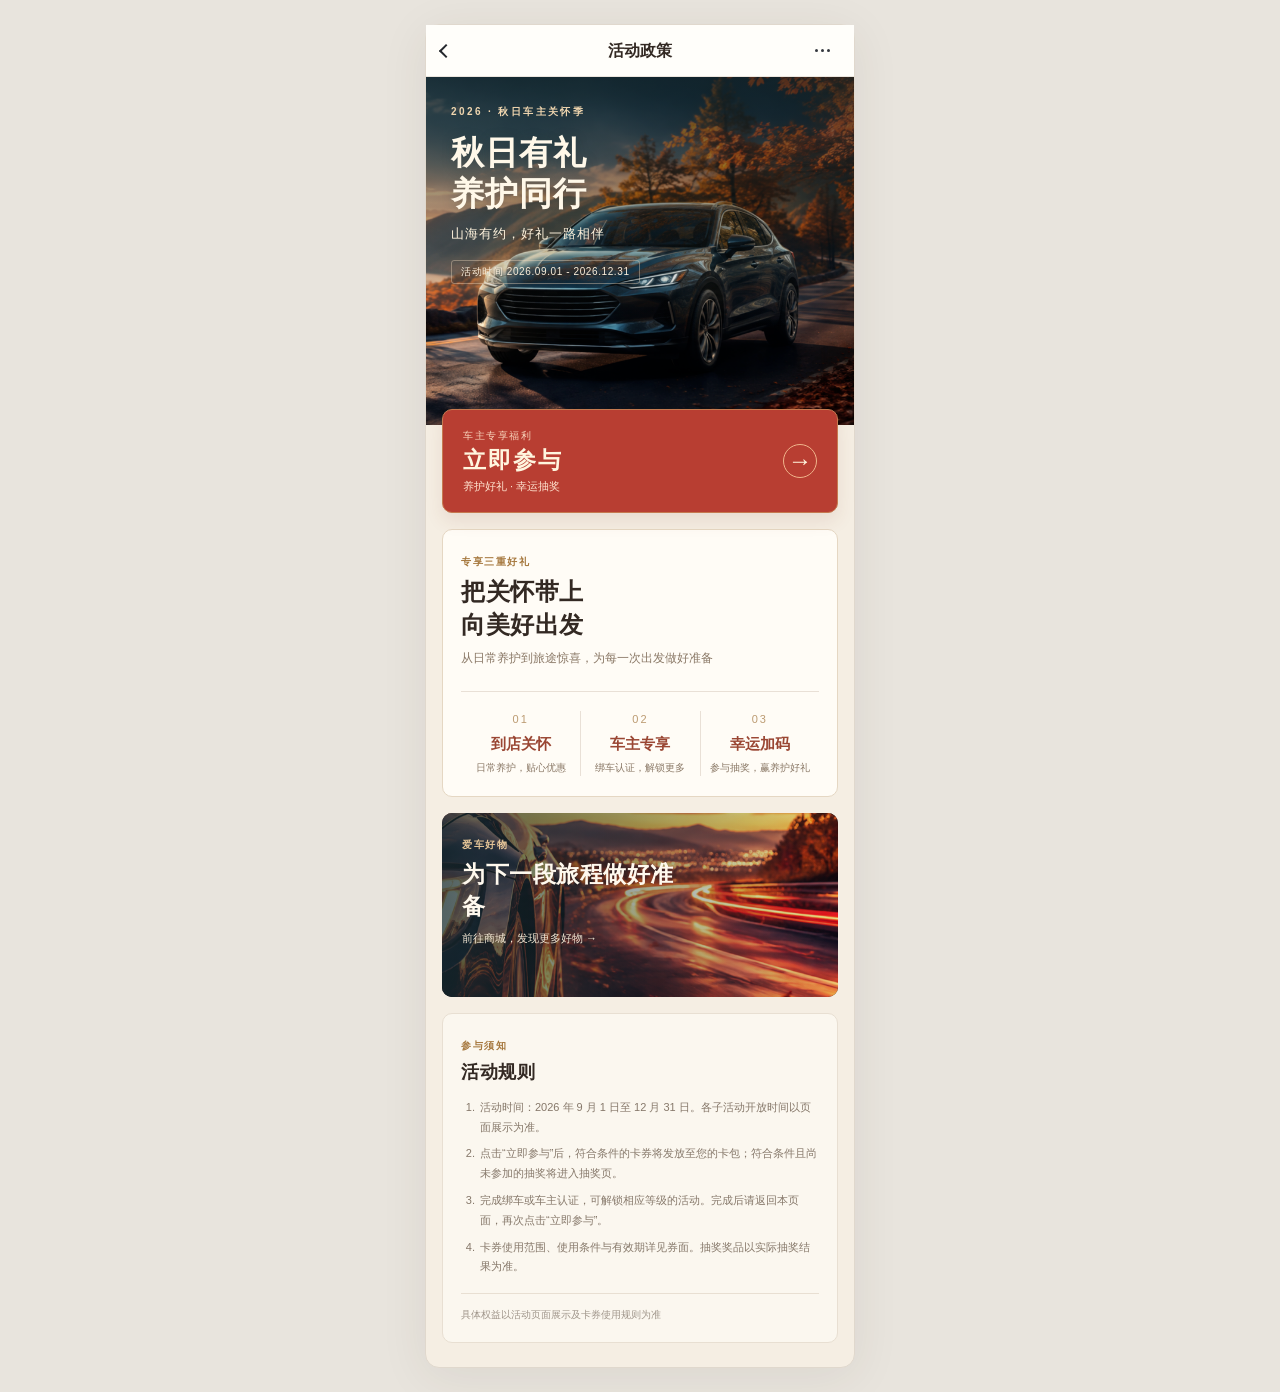
<file: activity.html>
<!DOCTYPE html>
<html lang="zh-CN">
<head>
  <meta charset="UTF-8">
  <meta name="viewport" content="width=device-width, initial-scale=1.0">
  <meta name="theme-color" content="#f8f4ed">
  <meta name="description" content="组合活动分级领取静态演示，所有数据均为模拟数据">
  <title>组合活动分级领取原型</title>
  <link rel="icon" href="assets/favicon.svg" type="image/svg+xml">
  <link rel="stylesheet" href="assets/css/global.css">
  <link rel="stylesheet" href="assets/css/app.css">
  <link rel="stylesheet" href="assets/css/original-layout.css">
  <link rel="stylesheet" href="assets/css/campaign.css">
</head>
<body>
  <main id="app" class="prototype-app" aria-live="polite"></main>
  <noscript>请开启 JavaScript 以查看交互原型。<a href="index.html">返回场景总览</a></noscript>
  <script src="mock/data.js"></script>
  <script src="mock/preview-scenes.js"></script>
  <script src="js/common.js"></script>
  <script src="js/app.js"></script>
  <script src="js/preview-boot.js"></script>
  <script src="js/nav.js"></script>
</body>
</html>
</file>
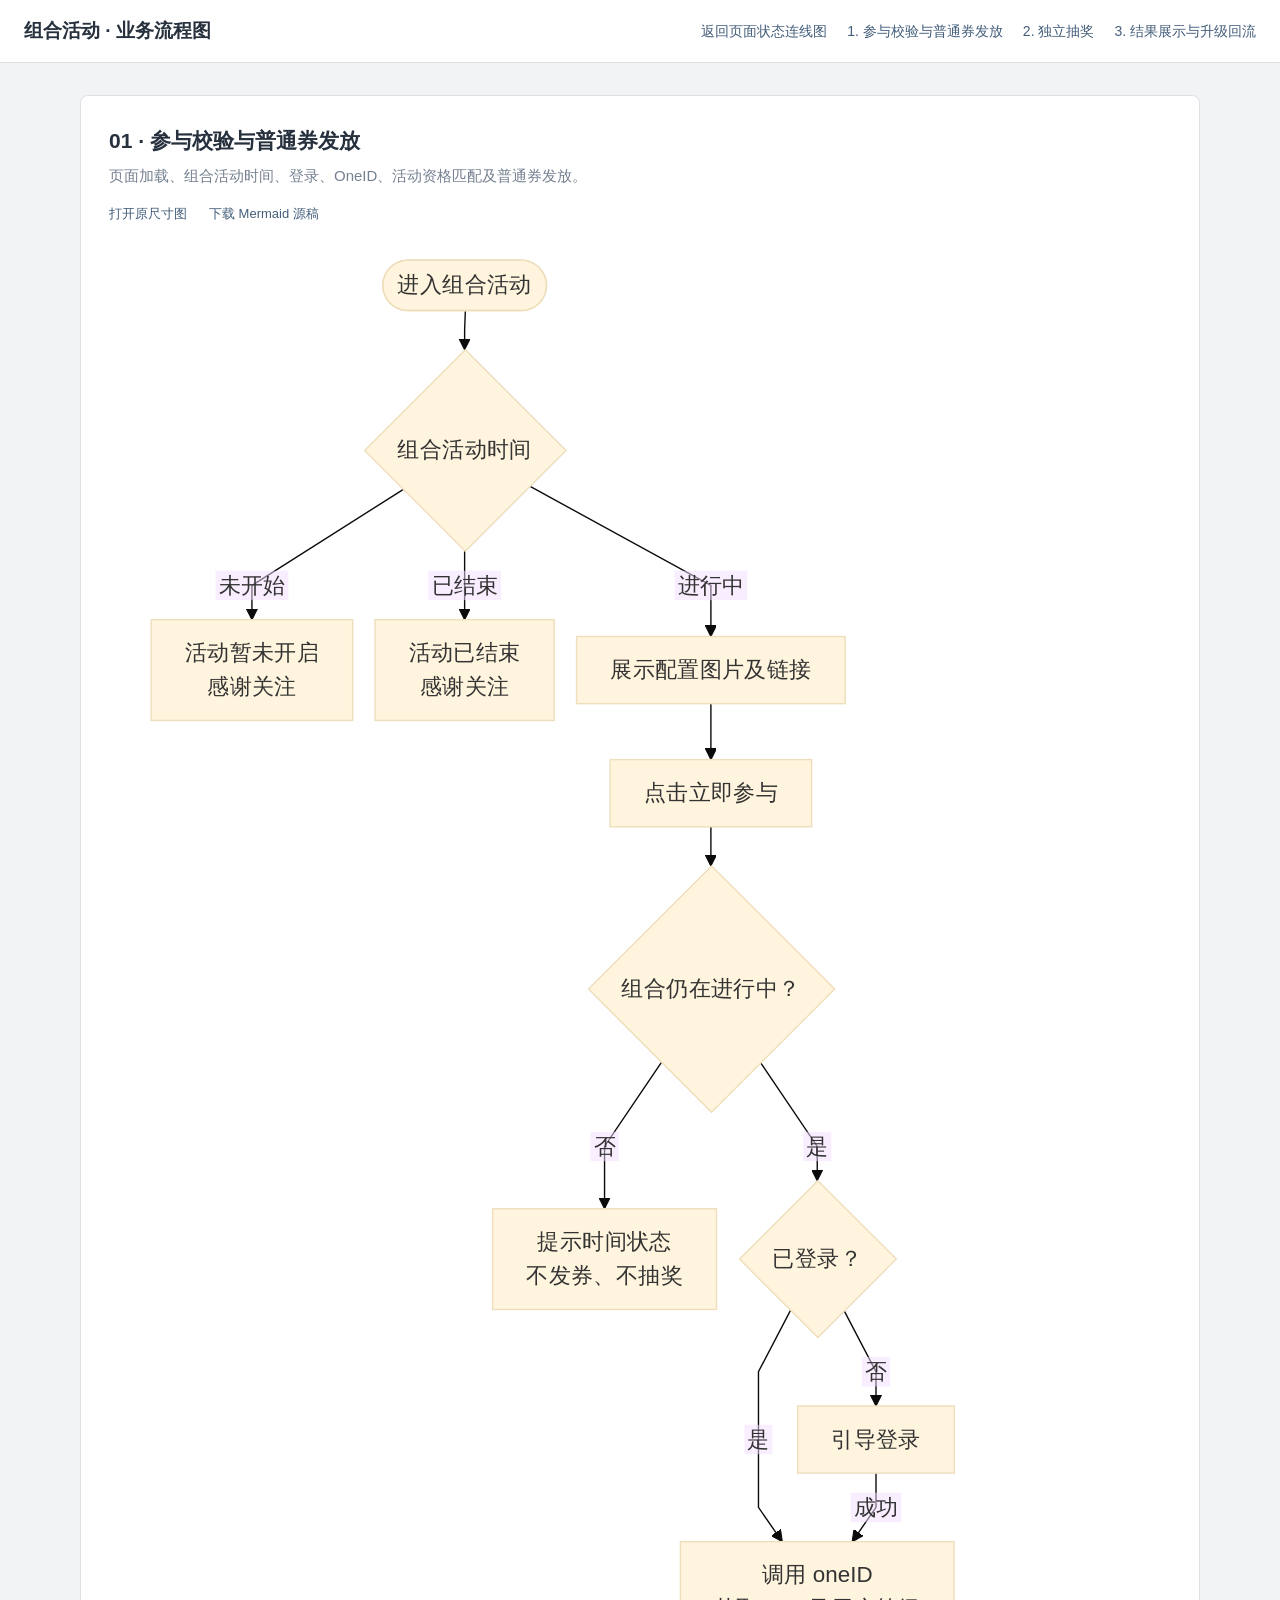
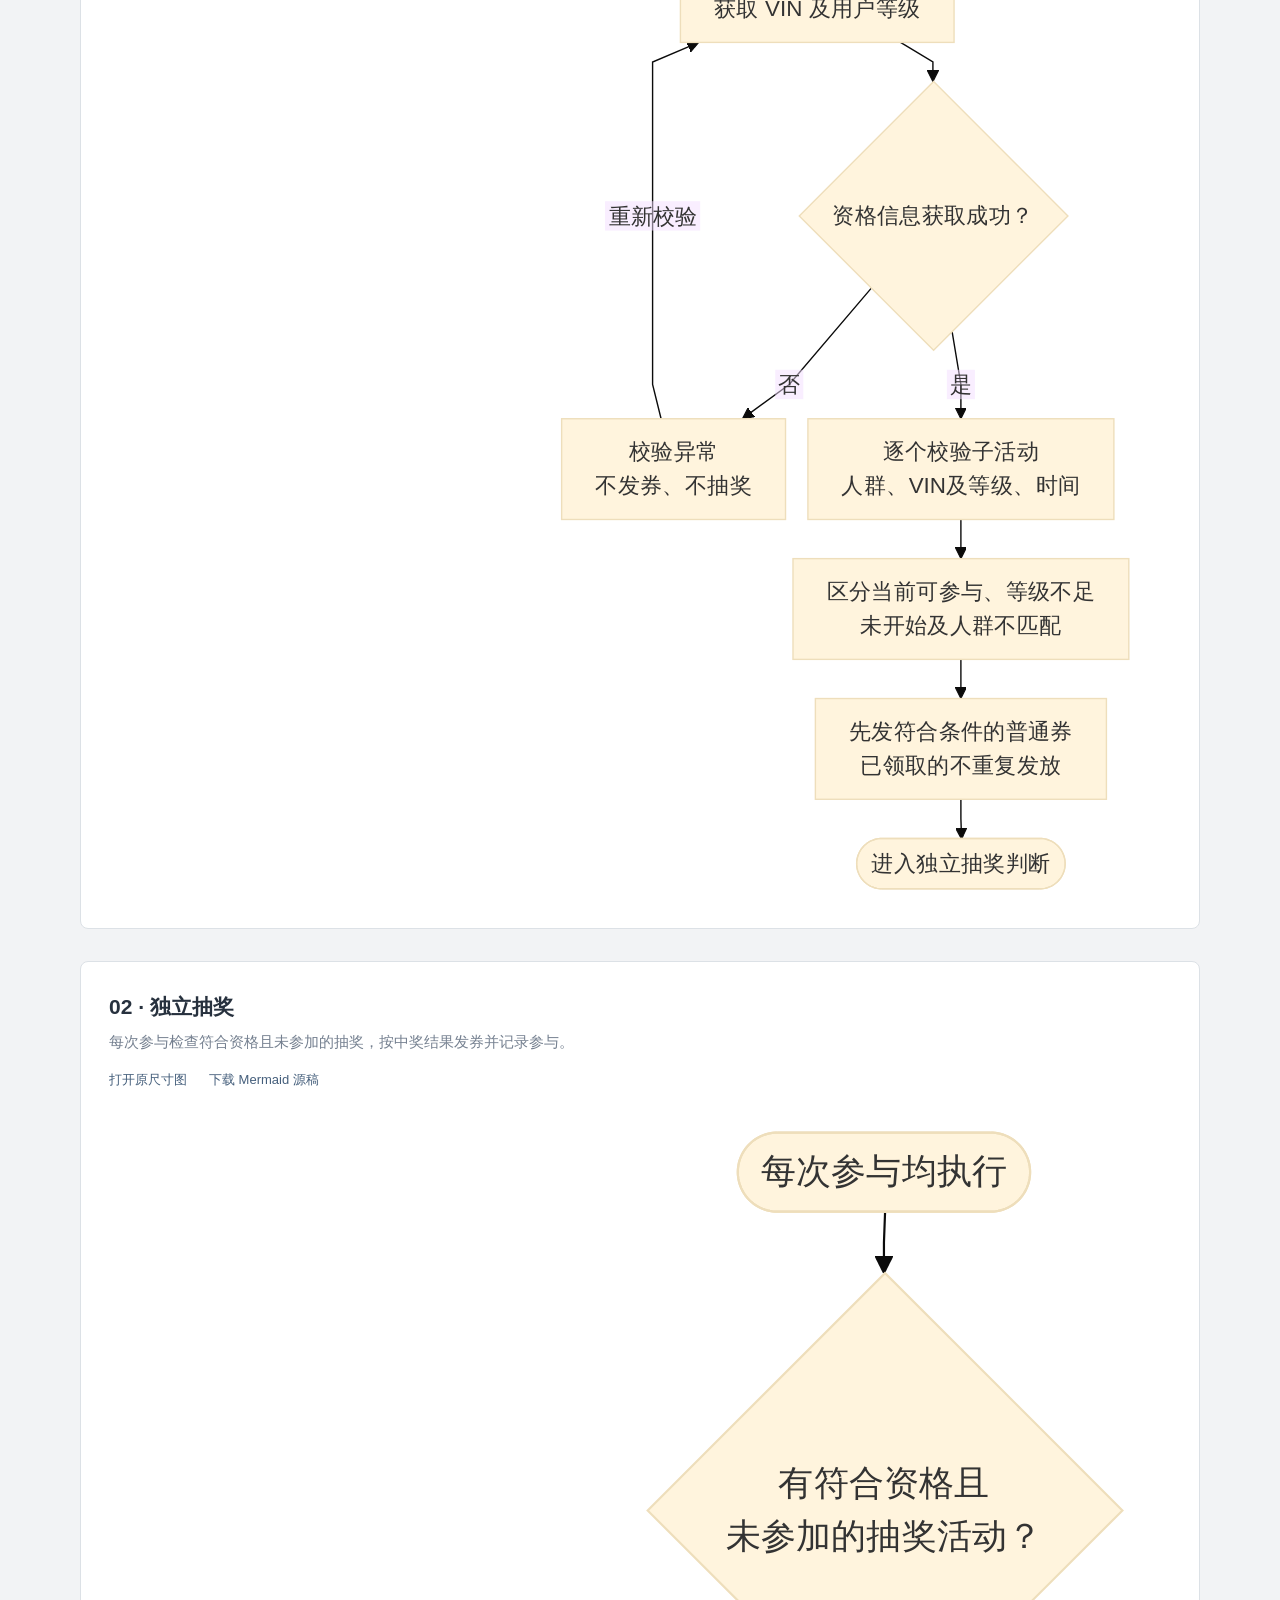
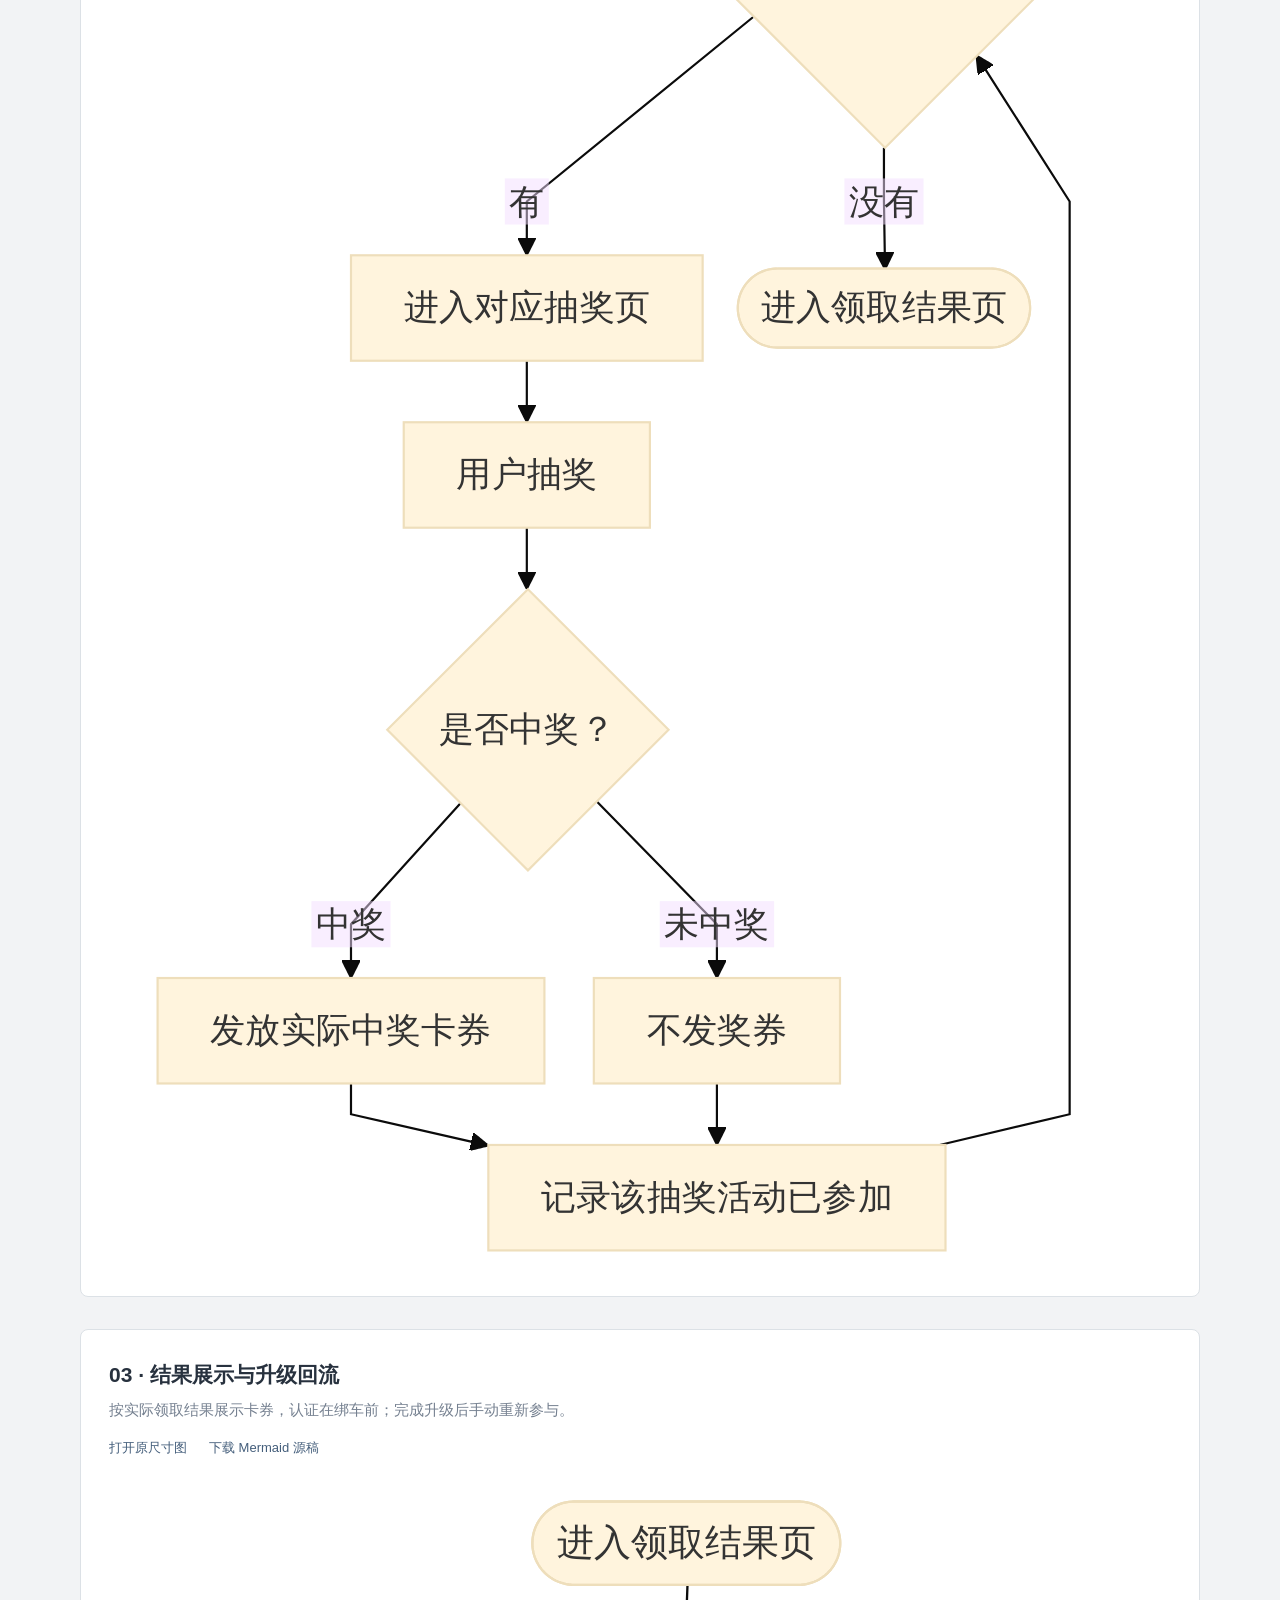
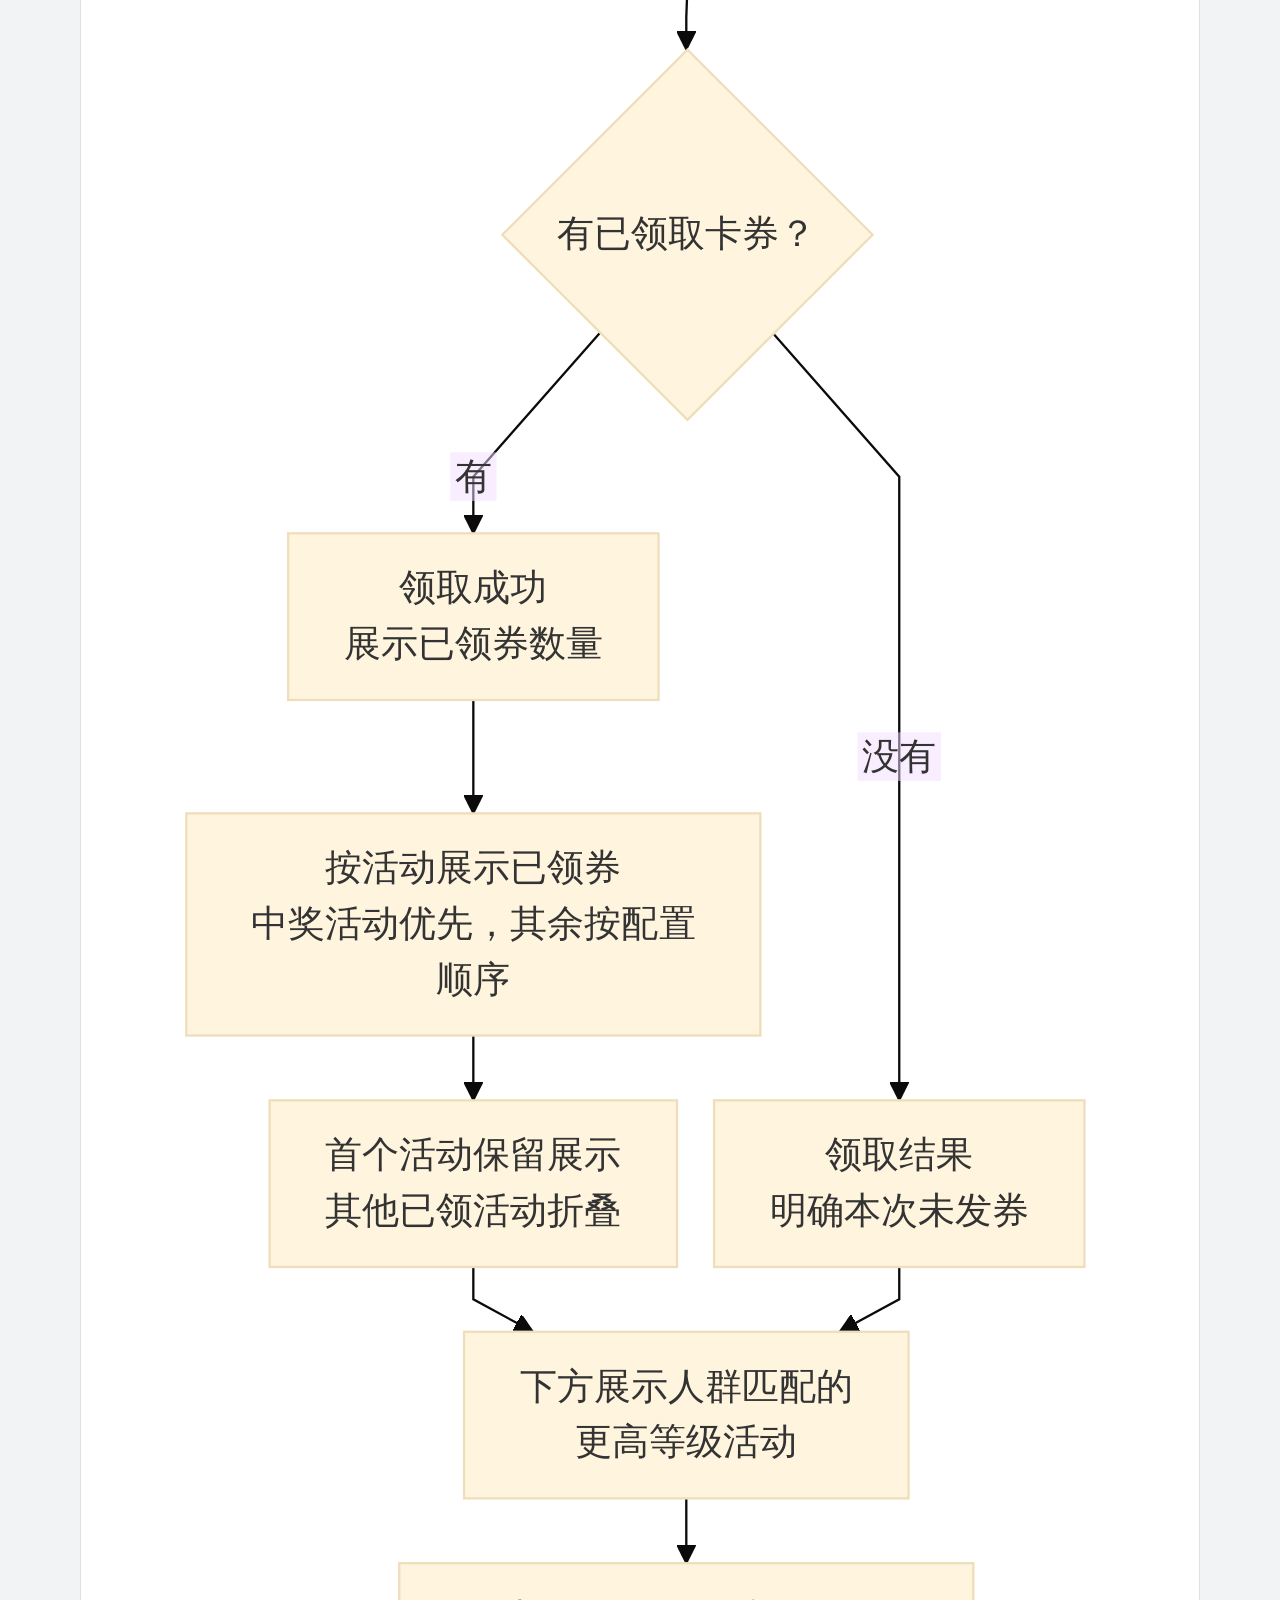
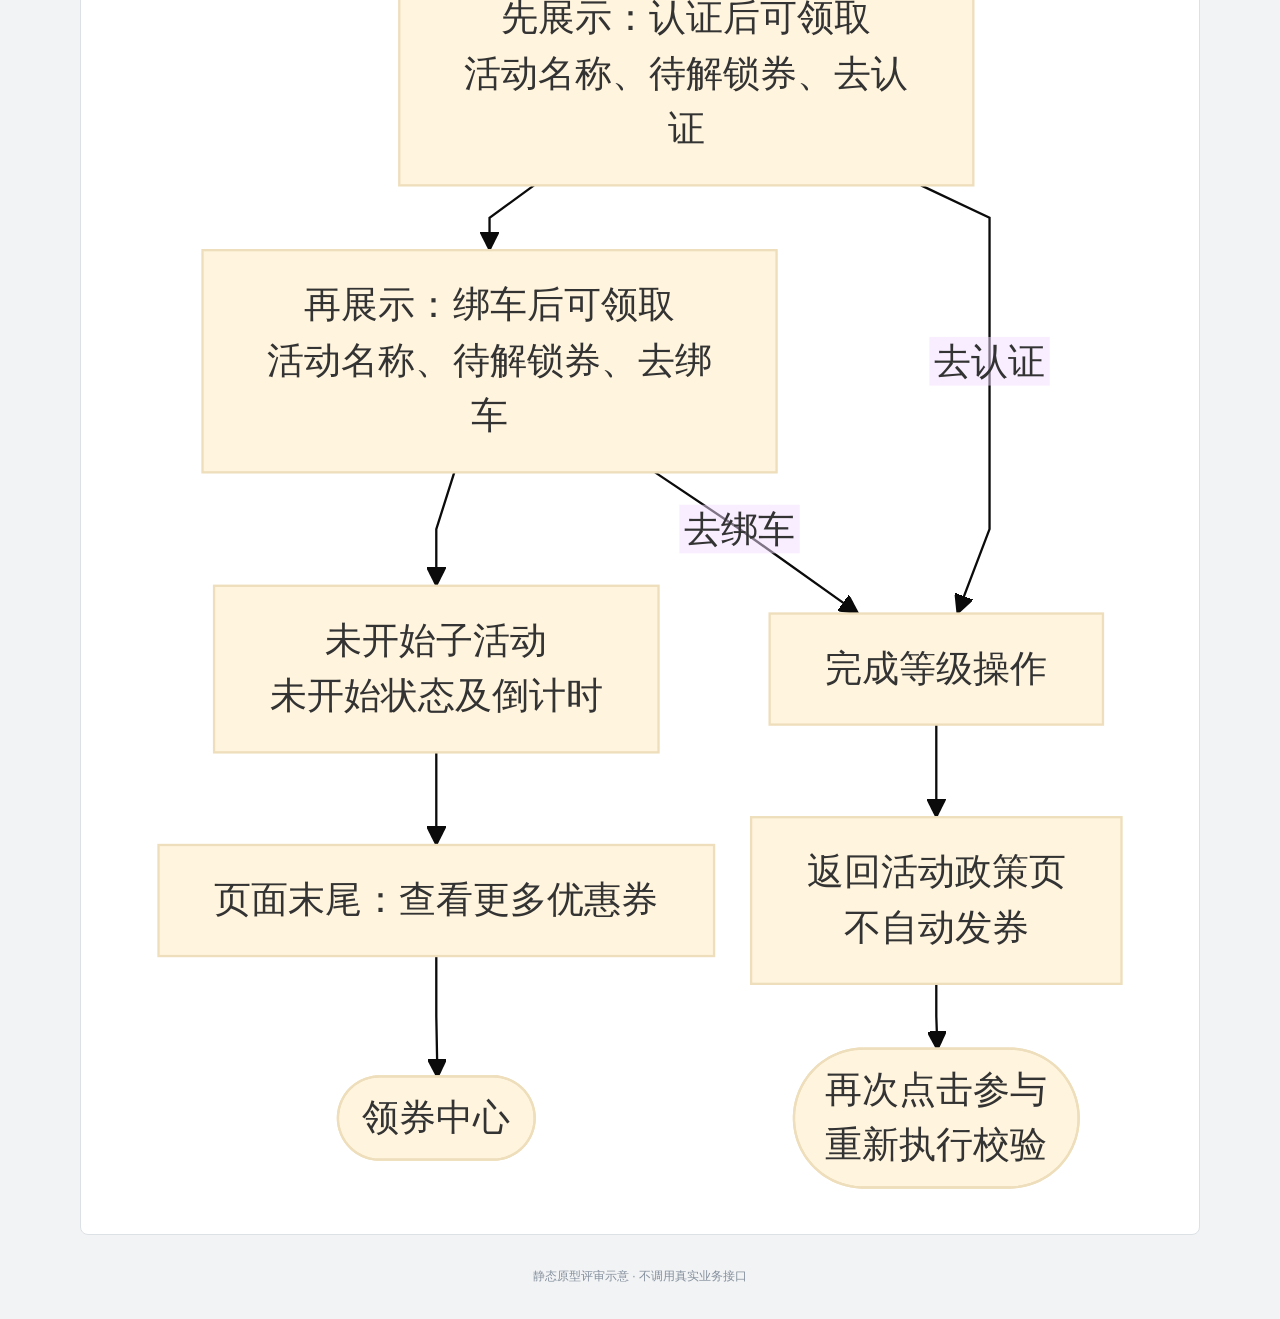
<file: flows.html>
<!doctype html><html lang="zh-CN"><head><meta charset="utf-8"><meta name="viewport" content="width=device-width,initial-scale=1"><title>组合活动 · 业务流程图</title><style>*{box-sizing:border-box}html{scroll-behavior:smooth;scroll-padding-top:110px}body{margin:0;background:#f2f3f5;color:#27313e;font:15px/1.6 -apple-system,BlinkMacSystemFont,"PingFang SC","Microsoft YaHei",sans-serif}header{position:sticky;top:0;z-index:3;background:#fffffff5;border-bottom:1px solid #dce1e6;padding:16px 24px;display:flex;justify-content:space-between;align-items:center;gap:16px;flex-wrap:wrap}h1{font-size:19px;margin:0}a{color:#445e7b;text-decoration:none}a:hover{text-decoration:underline}nav{display:flex;gap:20px;flex-wrap:wrap;font-size:14px}main{max-width:1160px;margin:32px auto;padding:0 20px}section{background:white;border:1px solid #dce1e6;border-radius:8px;padding:28px;margin-bottom:32px}h2{font-size:21px;margin:0 0 6px}p{color:#758090;margin:0 0 16px}.links{display:flex;gap:22px;font-size:13px;margin-bottom:24px}.diagram{display:block;width:100%;height:auto;max-width:1000px;margin:0 auto}footer{text-align:center;color:#85909d;font-size:12px;padding:0 20px 32px}@media(max-width:760px){header{padding:12px 16px;gap:8px}h1{font-size:17px}nav{gap:12px;font-size:12px}main{margin-top:20px;padding:0 12px}section{padding:18px 12px}h2{font-size:18px}}</style></head><body><header><h1>组合活动 · 业务流程图</h1><nav><a href="index.html">返回页面状态连线图</a><a href="#entry">1. 参与校验与普通券发放</a><a href="#lottery">2. 独立抽奖</a><a href="#result">3. 结果展示与升级回流</a></nav></header><main><section id="entry"><h2>01 · 参与校验与普通券发放</h2><p>页面加载、组合活动时间、登录、OneID、活动资格匹配及普通券发放。</p><div class="links"><a href="flows/entry.svg" target="_blank" rel="noopener">打开原尺寸图</a><a href="flows/entry.mmd" download>下载 Mermaid 源稿</a></div><img class="diagram" src="flows/entry.svg" alt="参与校验与普通券发放流程图"></section><section id="lottery"><h2>02 · 独立抽奖</h2><p>每次参与检查符合资格且未参加的抽奖，按中奖结果发券并记录参与。</p><div class="links"><a href="flows/lottery.svg" target="_blank" rel="noopener">打开原尺寸图</a><a href="flows/lottery.mmd" download>下载 Mermaid 源稿</a></div><img class="diagram" src="flows/lottery.svg" alt="独立抽奖流程图"></section><section id="result"><h2>03 · 结果展示与升级回流</h2><p>按实际领取结果展示卡券，认证在绑车前；完成升级后手动重新参与。</p><div class="links"><a href="flows/result.svg" target="_blank" rel="noopener">打开原尺寸图</a><a href="flows/result.mmd" download>下载 Mermaid 源稿</a></div><img class="diagram" src="flows/result.svg" alt="结果展示与升级回流流程图"></section></main><footer>静态原型评审示意 · 不调用真实业务接口</footer></body></html>
</file>
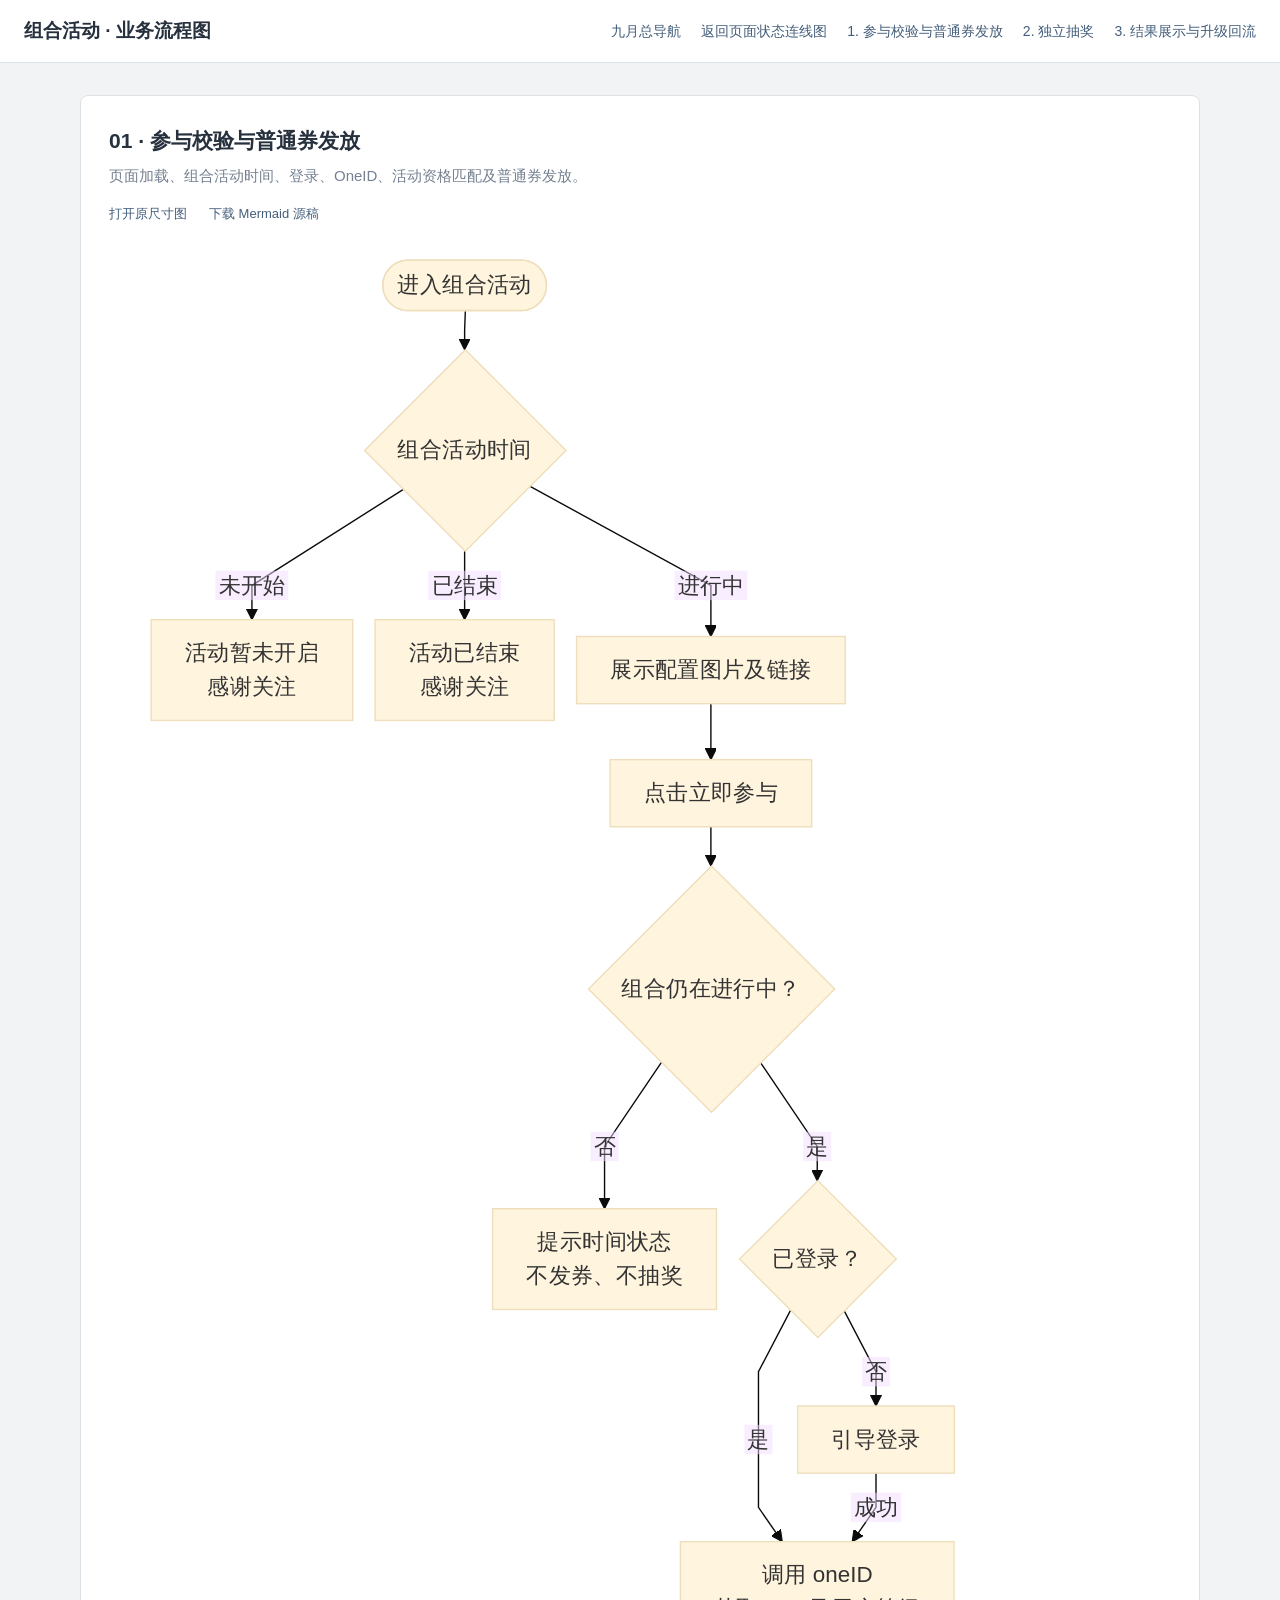
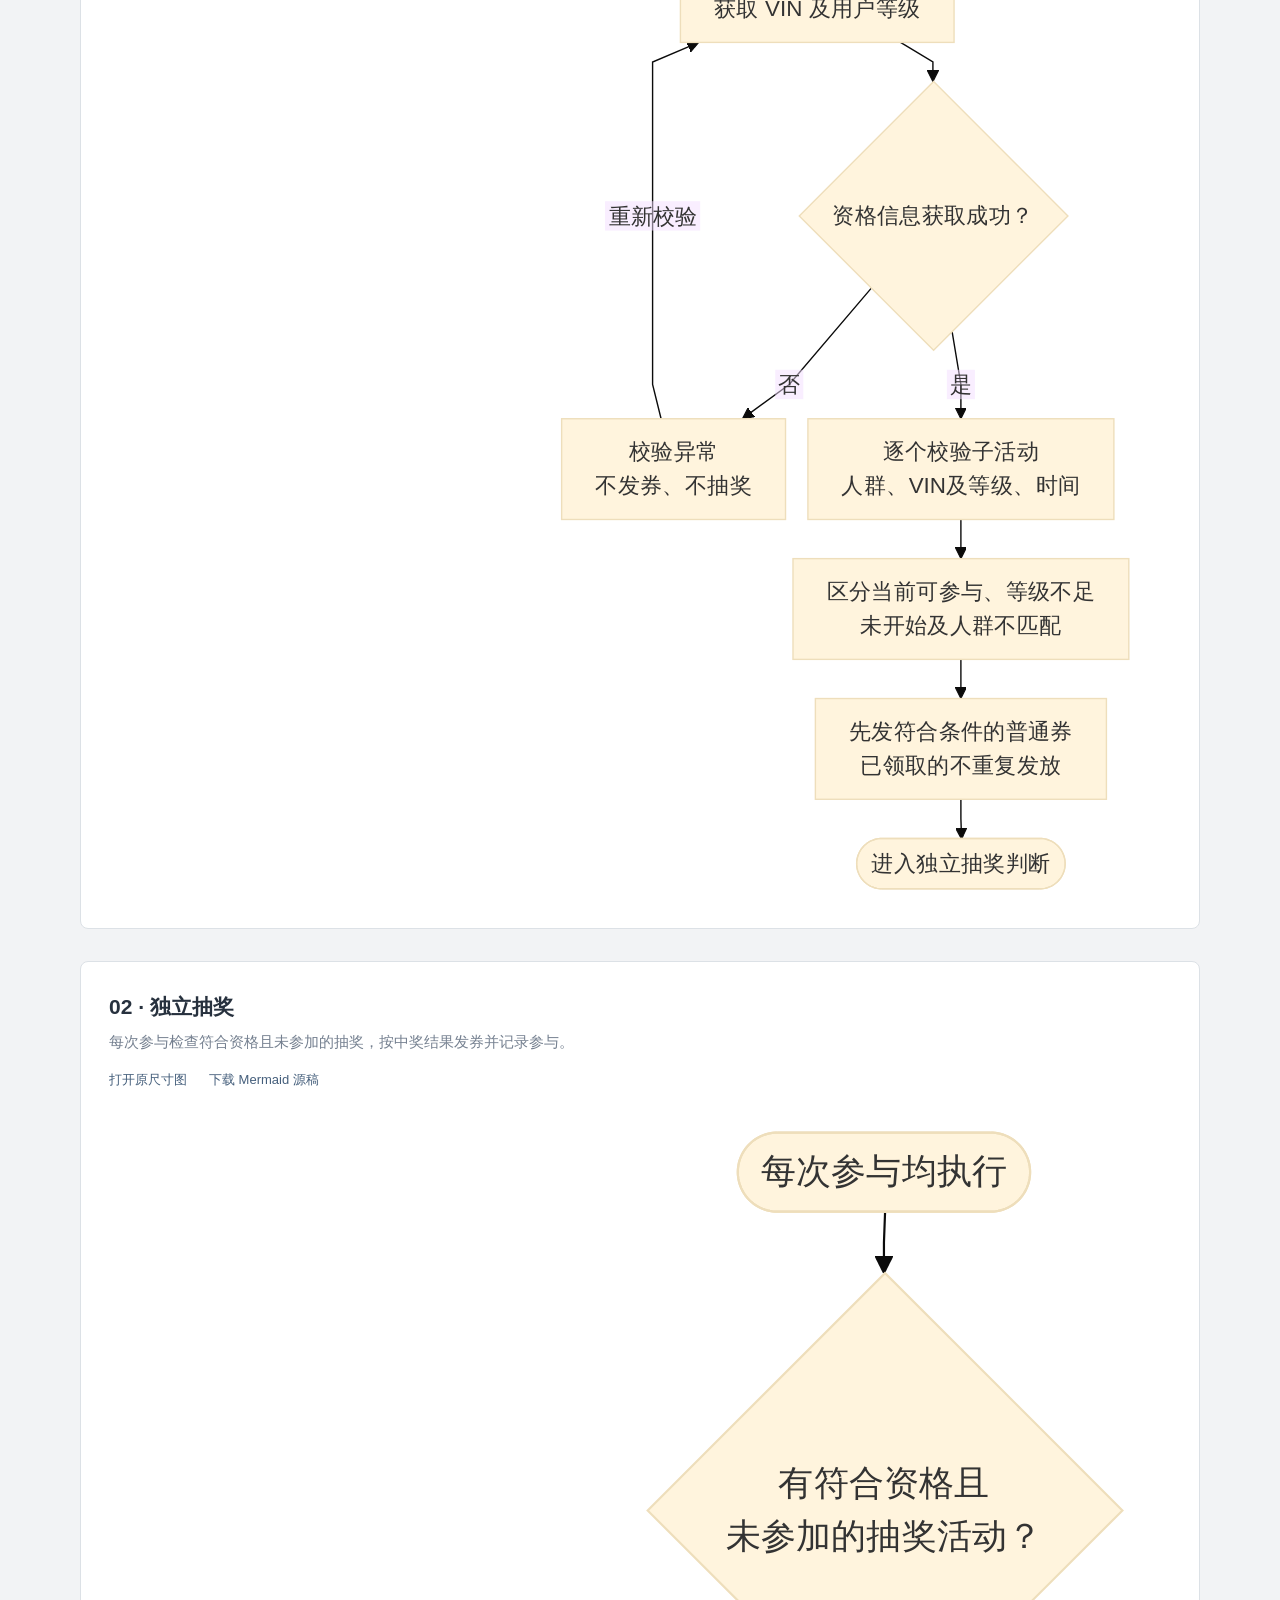
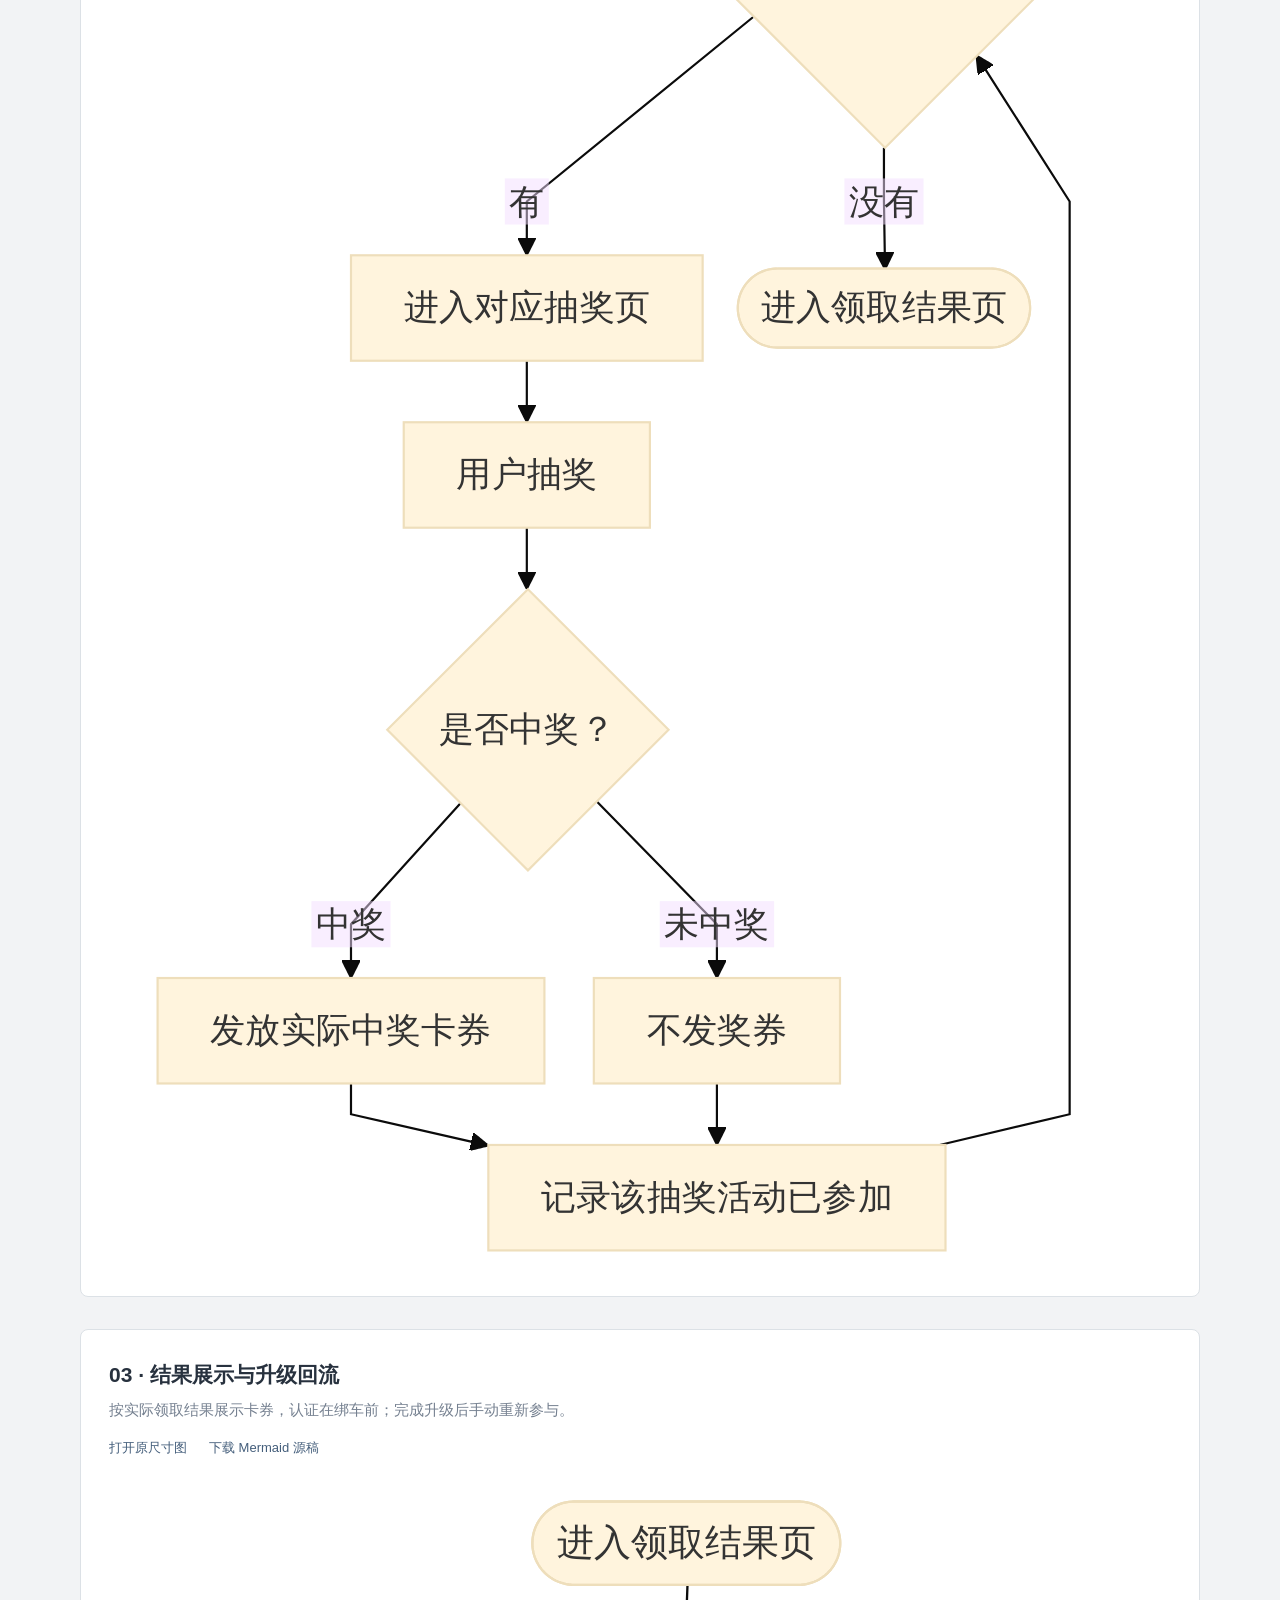
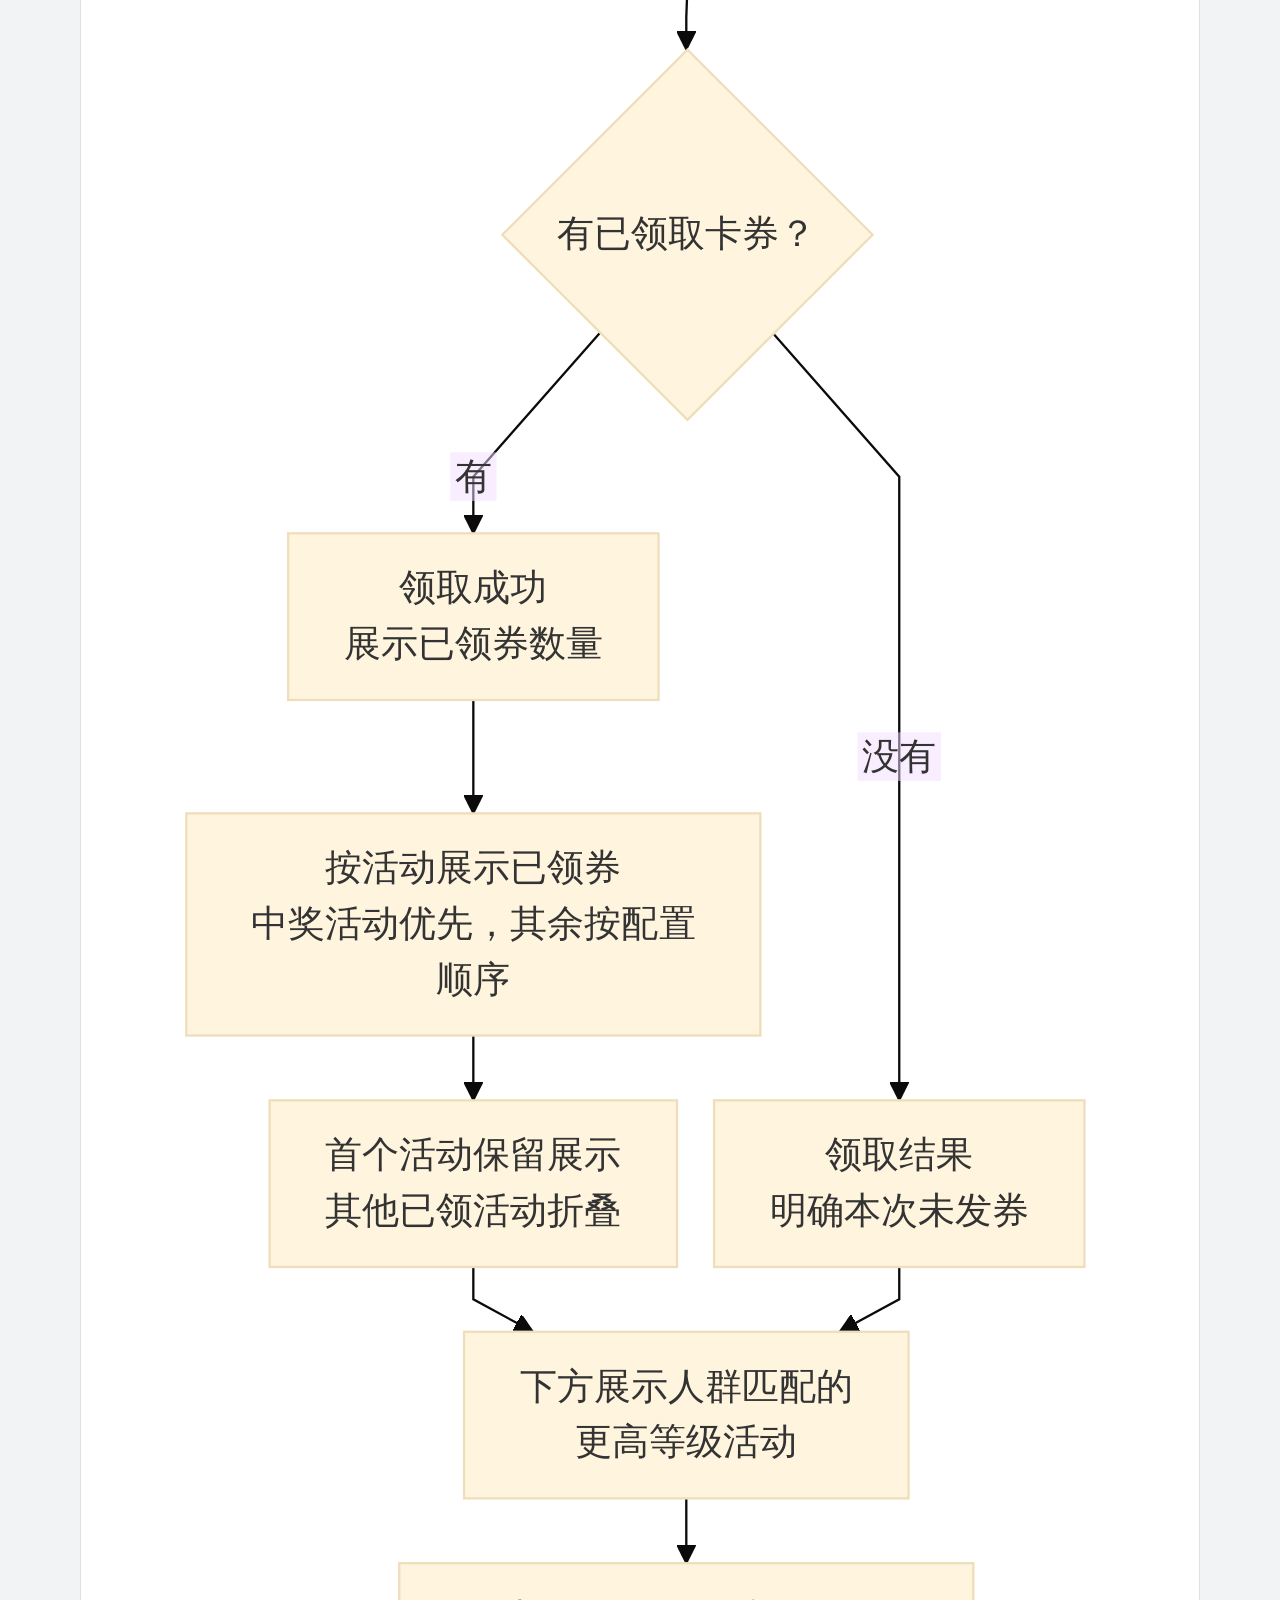
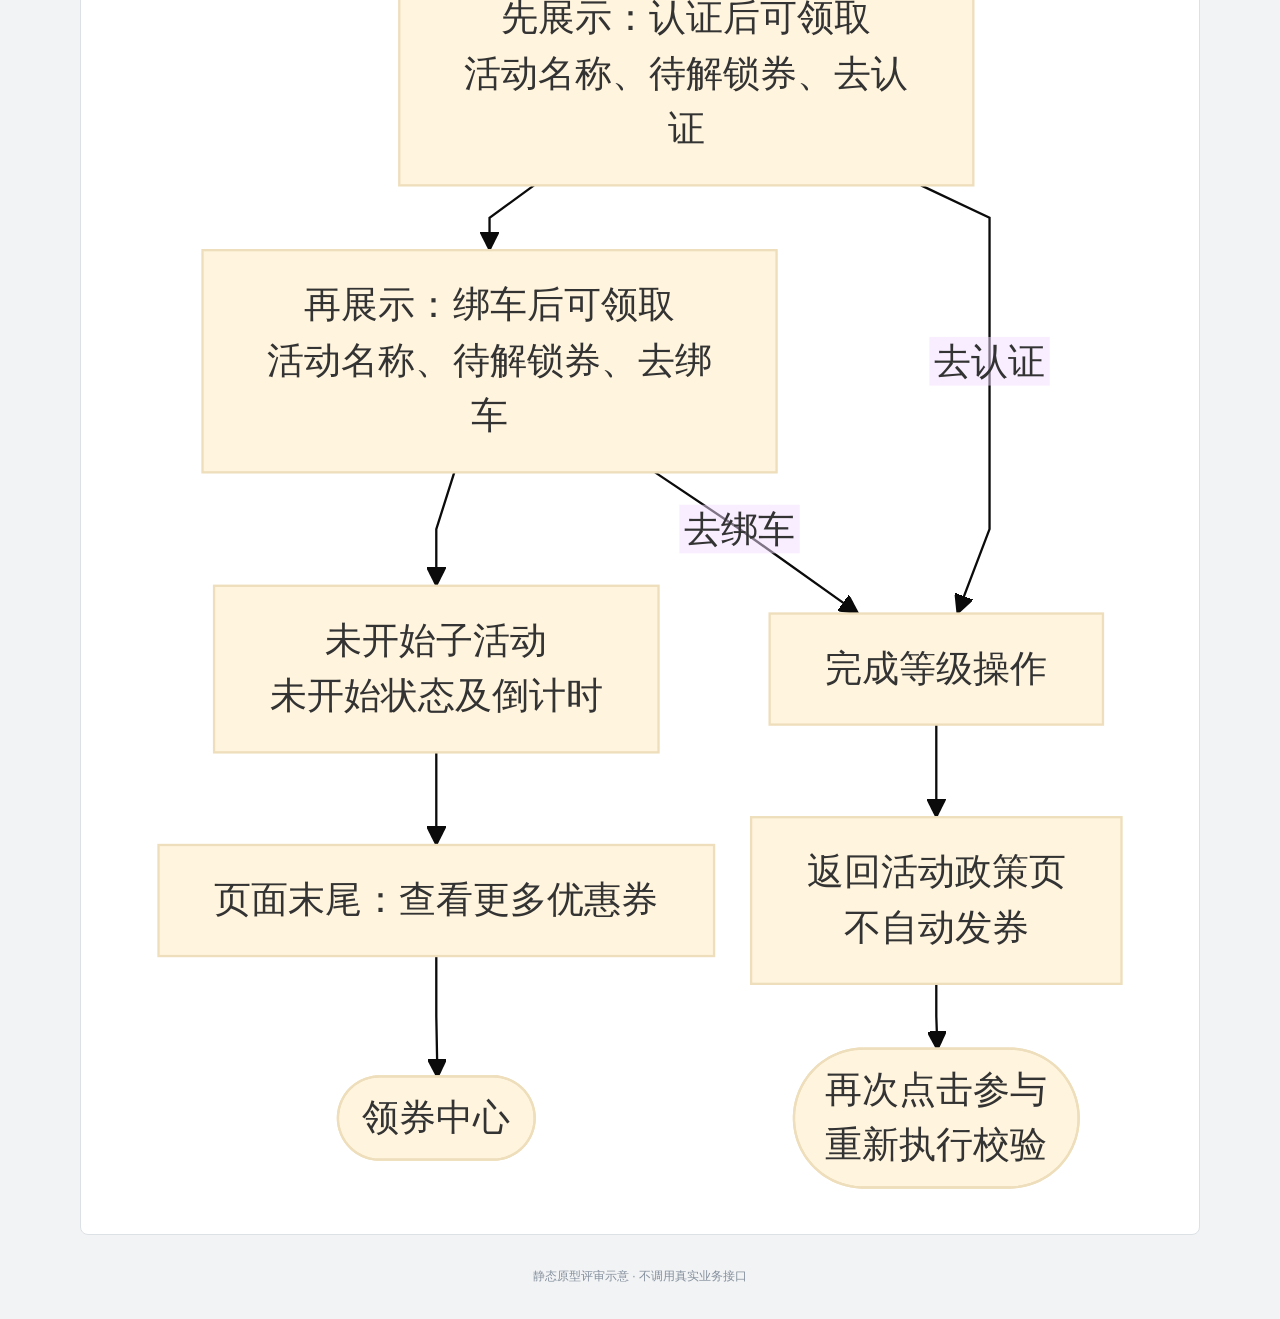
<file: combo-activity/flows.html>
<!doctype html><html lang="zh-CN"><head><meta charset="utf-8"><meta name="viewport" content="width=device-width,initial-scale=1"><title>组合活动 · 业务流程图</title><style>*{box-sizing:border-box}html{scroll-behavior:smooth;scroll-padding-top:110px}body{margin:0;background:#f2f3f5;color:#27313e;font:15px/1.6 -apple-system,BlinkMacSystemFont,"PingFang SC","Microsoft YaHei",sans-serif}header{position:sticky;top:0;z-index:3;background:#fffffff5;border-bottom:1px solid #dce1e6;padding:16px 24px;display:flex;justify-content:space-between;align-items:center;gap:16px;flex-wrap:wrap}h1{font-size:19px;margin:0}a{color:#445e7b;text-decoration:none}a:hover{text-decoration:underline}nav{display:flex;gap:20px;flex-wrap:wrap;font-size:14px}main{max-width:1160px;margin:32px auto;padding:0 20px}section{background:white;border:1px solid #dce1e6;border-radius:8px;padding:28px;margin-bottom:32px}h2{font-size:21px;margin:0 0 6px}p{color:#758090;margin:0 0 16px}.links{display:flex;gap:22px;font-size:13px;margin-bottom:24px}.diagram{display:block;width:100%;height:auto;max-width:1000px;margin:0 auto}footer{text-align:center;color:#85909d;font-size:12px;padding:0 20px 32px}@media(max-width:760px){header{padding:12px 16px;gap:8px}h1{font-size:17px}nav{gap:12px;font-size:12px}main{margin-top:20px;padding:0 12px}section{padding:18px 12px}h2{font-size:18px}}</style></head><body><header><h1>组合活动 · 业务流程图</h1><nav><a href="../index.html">九月总导航</a><a href="index.html">返回页面状态连线图</a><a href="#entry">1. 参与校验与普通券发放</a><a href="#lottery">2. 独立抽奖</a><a href="#result">3. 结果展示与升级回流</a></nav></header><main><section id="entry"><h2>01 · 参与校验与普通券发放</h2><p>页面加载、组合活动时间、登录、OneID、活动资格匹配及普通券发放。</p><div class="links"><a href="flows/entry.svg" target="_blank" rel="noopener">打开原尺寸图</a><a href="flows/entry.mmd" download>下载 Mermaid 源稿</a></div><img class="diagram" src="flows/entry.svg" alt="参与校验与普通券发放流程图"></section><section id="lottery"><h2>02 · 独立抽奖</h2><p>每次参与检查符合资格且未参加的抽奖，按中奖结果发券并记录参与。</p><div class="links"><a href="flows/lottery.svg" target="_blank" rel="noopener">打开原尺寸图</a><a href="flows/lottery.mmd" download>下载 Mermaid 源稿</a></div><img class="diagram" src="flows/lottery.svg" alt="独立抽奖流程图"></section><section id="result"><h2>03 · 结果展示与升级回流</h2><p>按实际领取结果展示卡券，认证在绑车前；完成升级后手动重新参与。</p><div class="links"><a href="flows/result.svg" target="_blank" rel="noopener">打开原尺寸图</a><a href="flows/result.mmd" download>下载 Mermaid 源稿</a></div><img class="diagram" src="flows/result.svg" alt="结果展示与升级回流流程图"></section></main><footer>静态原型评审示意 · 不调用真实业务接口</footer></body></html>
</file>
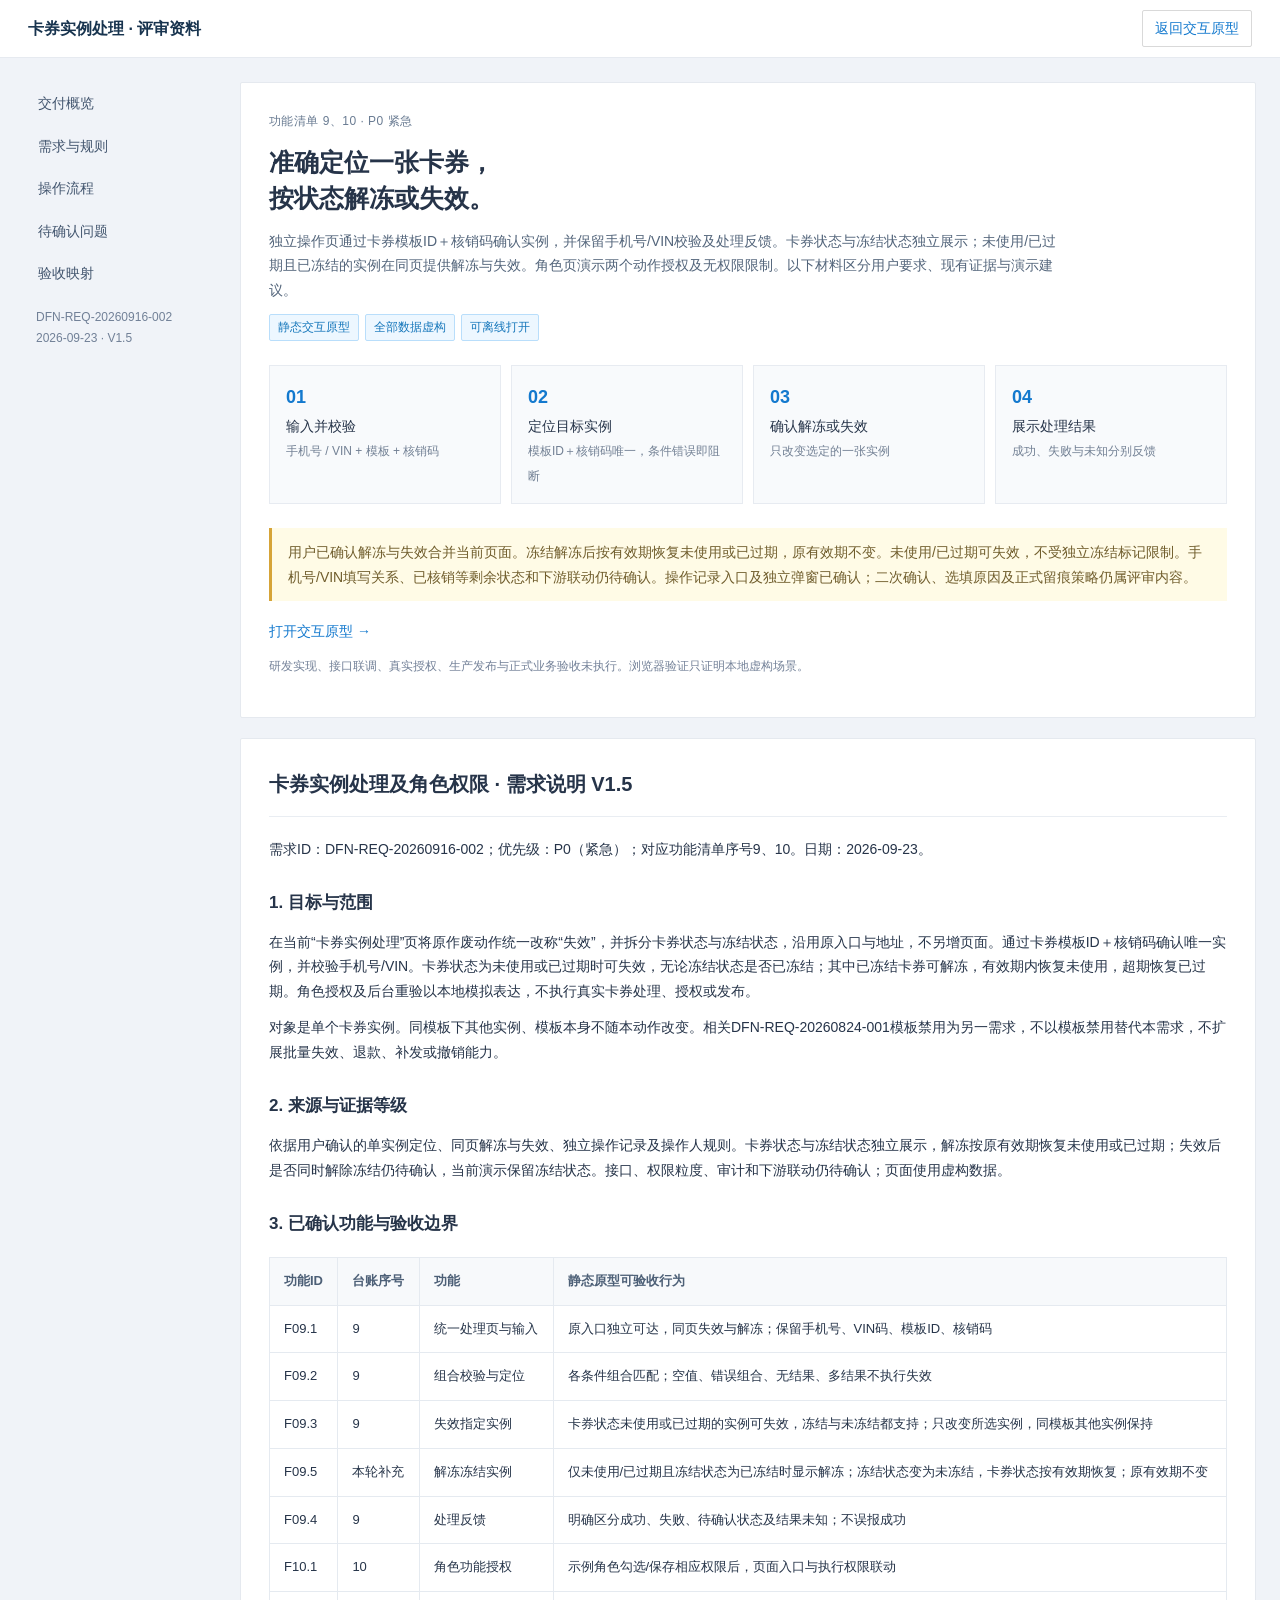
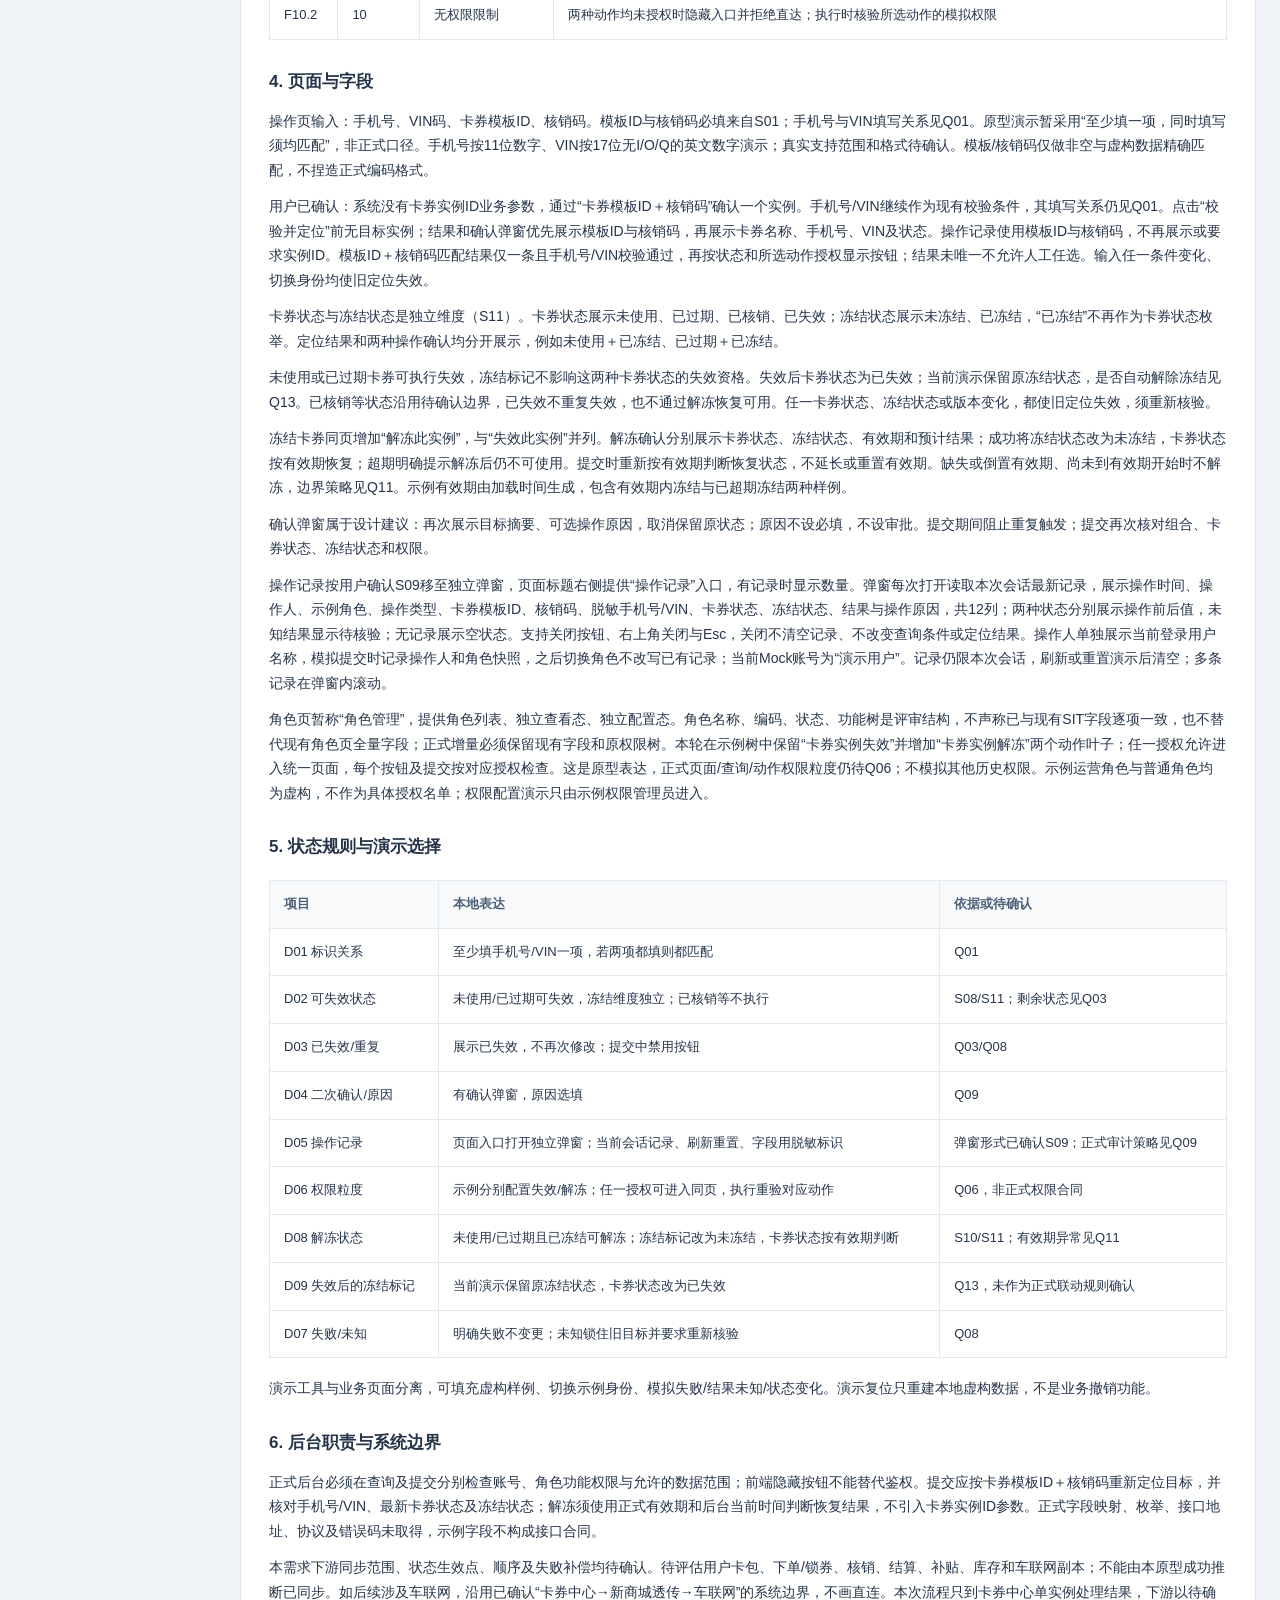
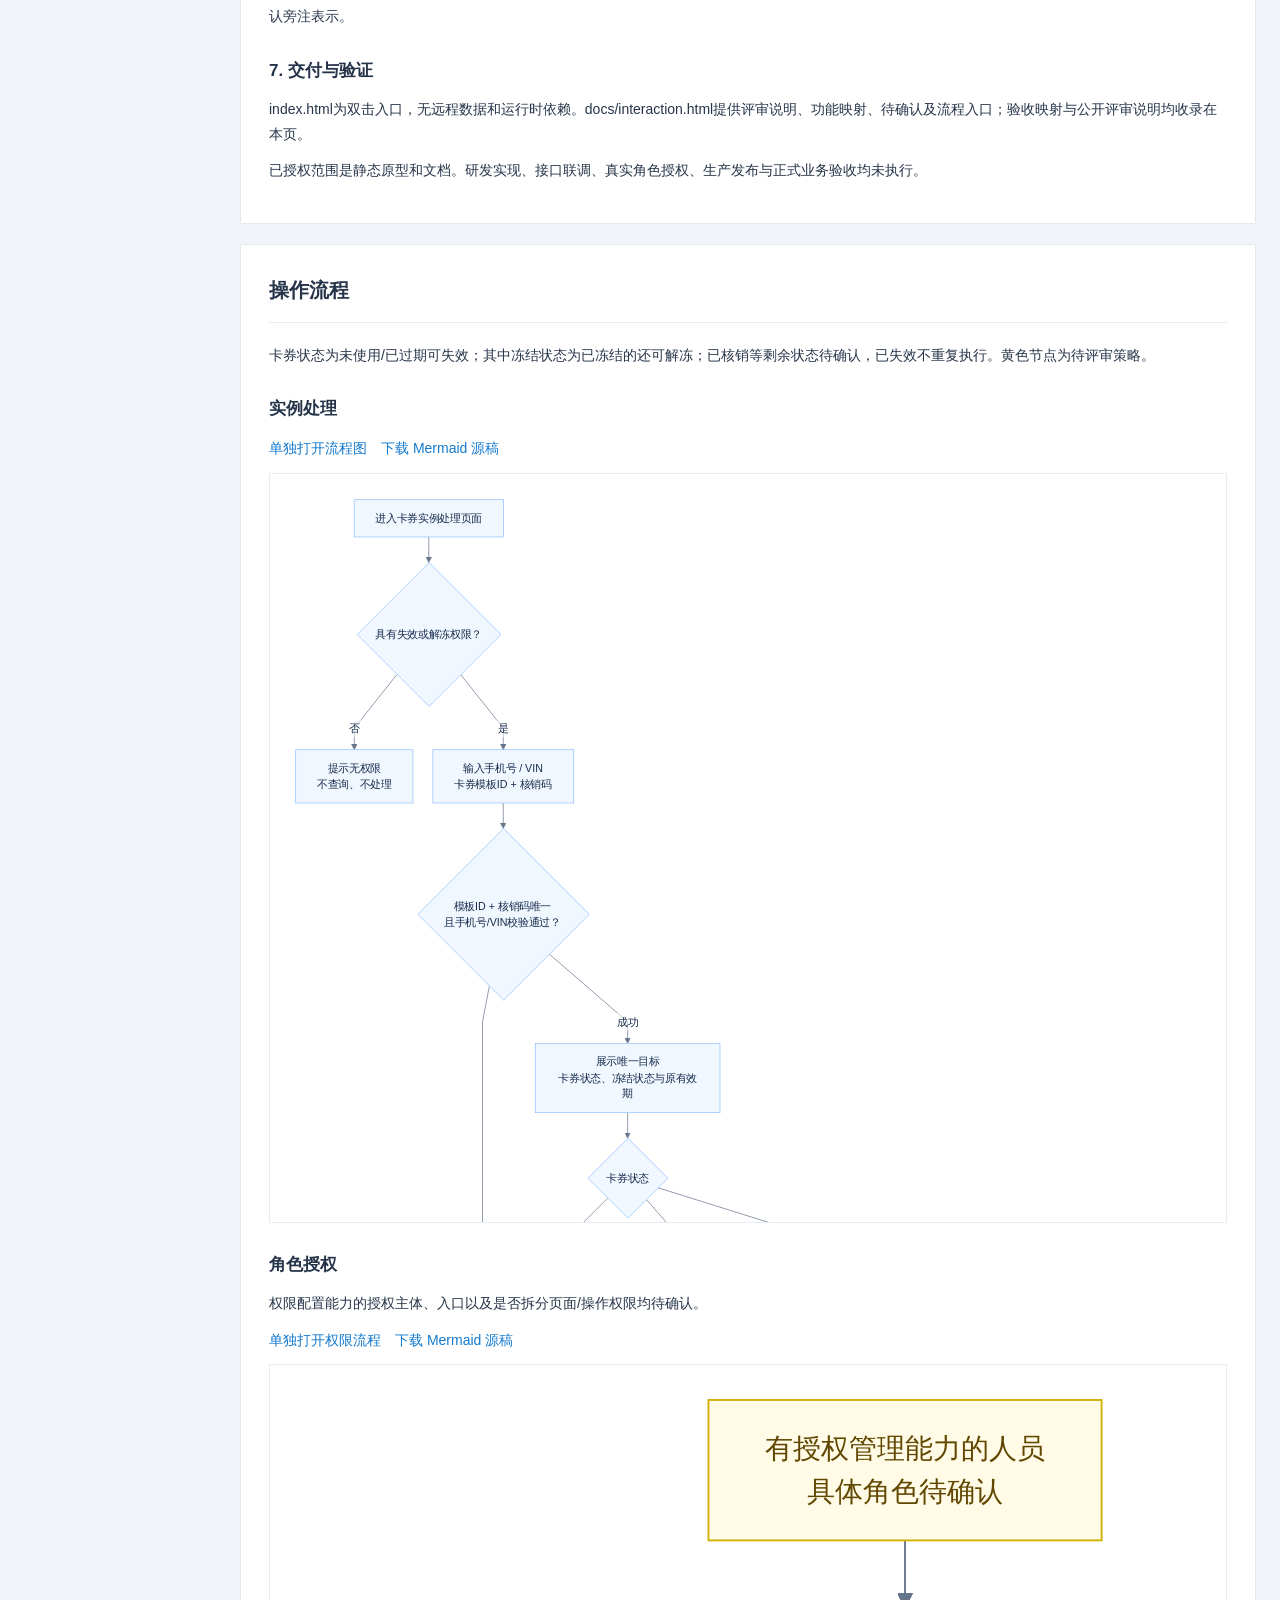
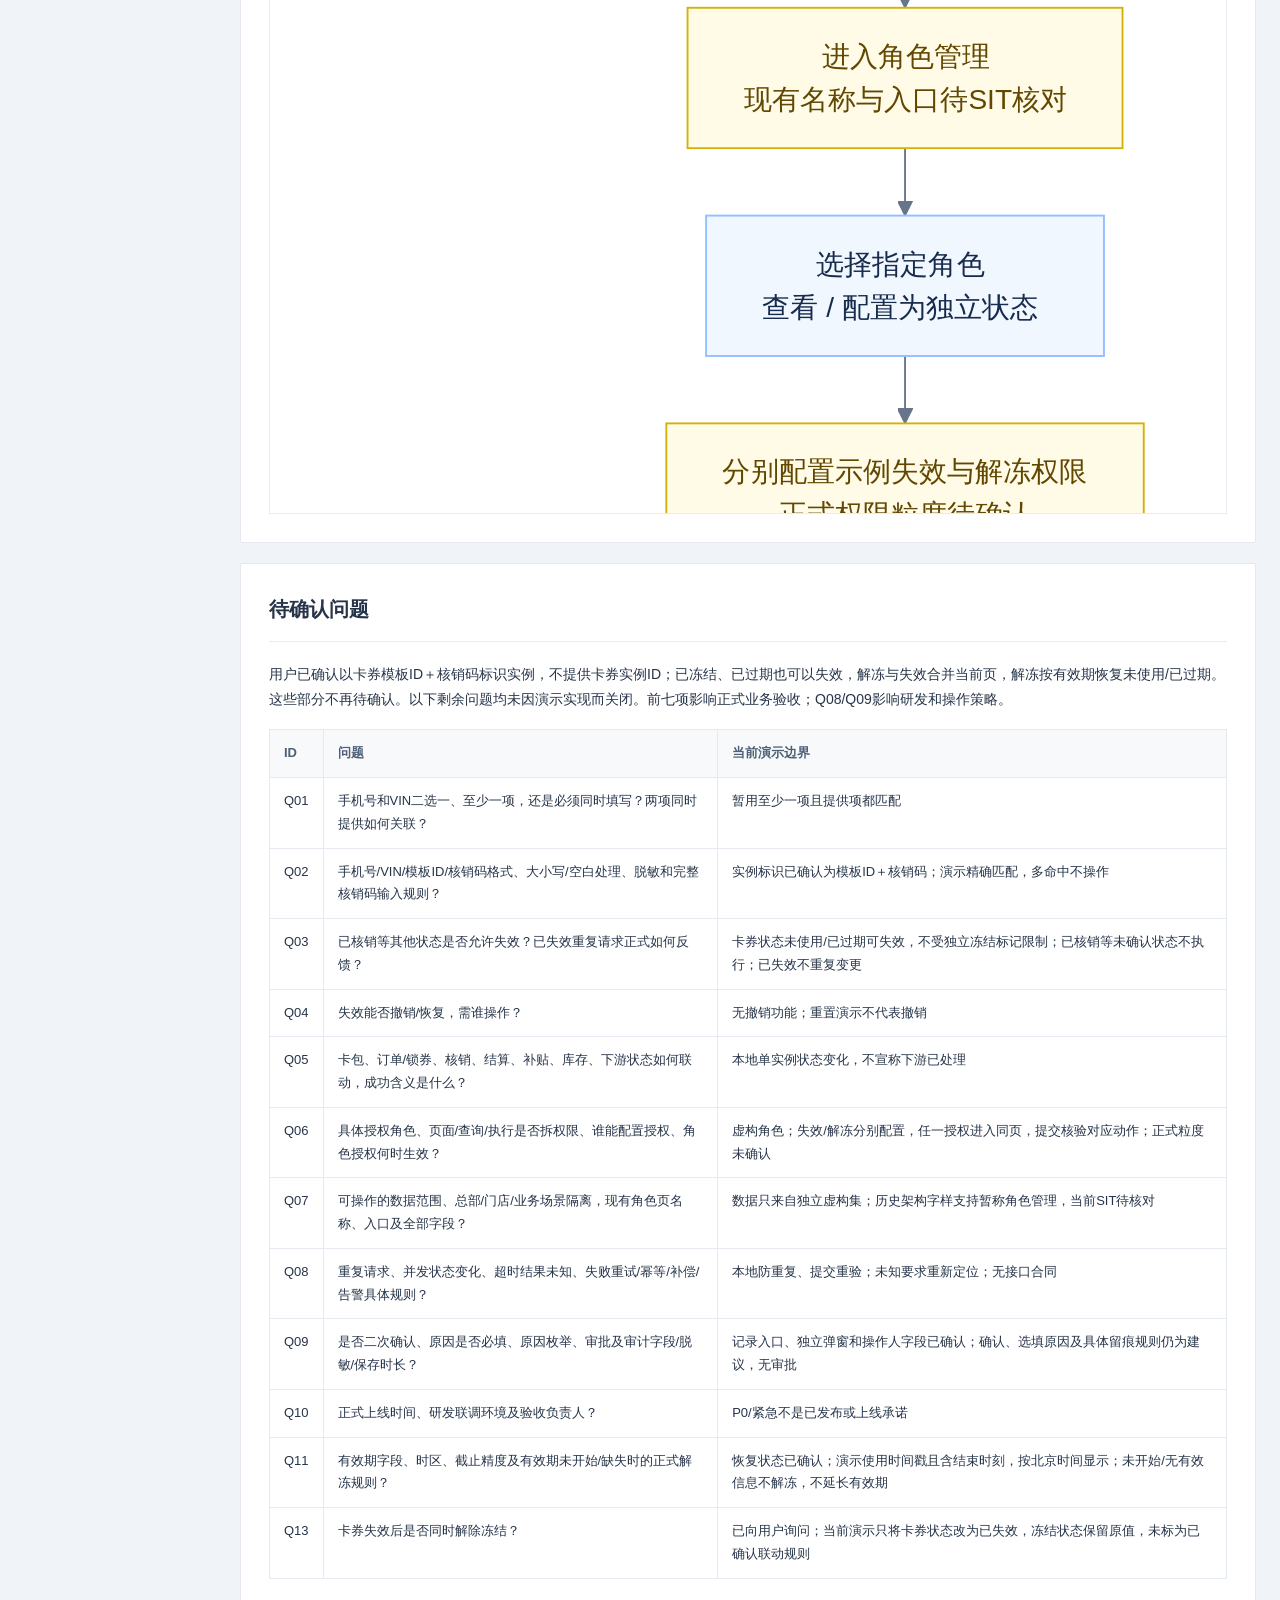
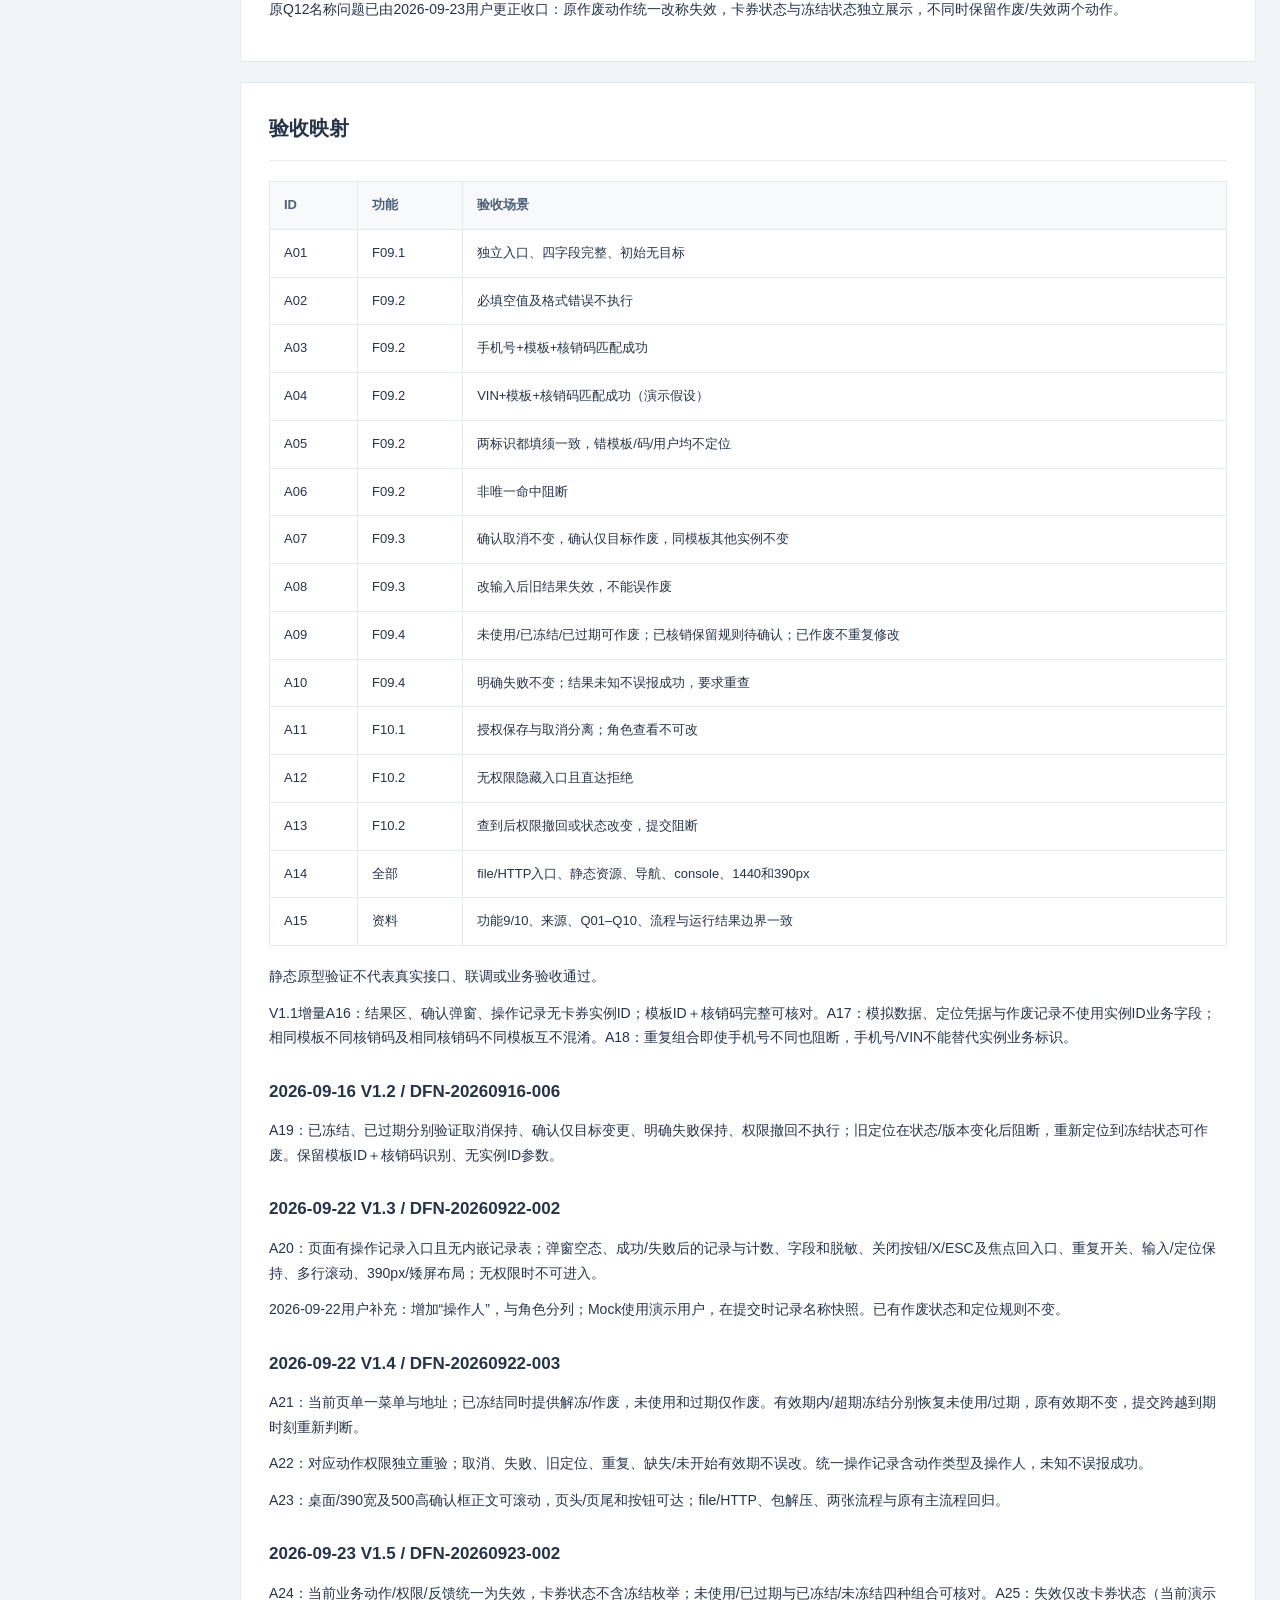
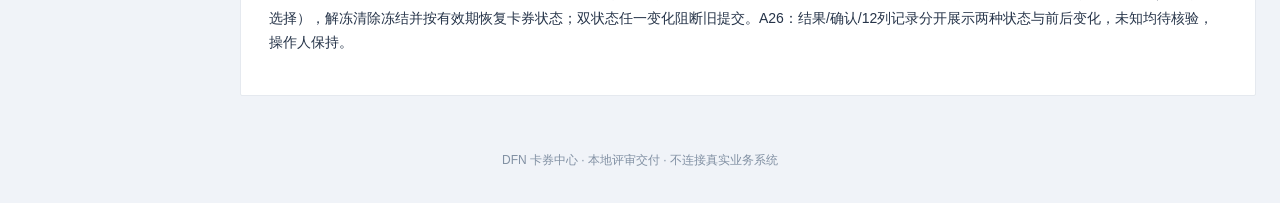
<file: coupon-instance-void/docs/interaction.html>
<!doctype html><html lang="zh-CN"><head><meta charset="utf-8"><meta name="viewport" content="width=device-width,initial-scale=1"><title>卡券实例处理 · 需求与评审</title><link rel="icon" href="data:,"><style>*{box-sizing:border-box}html{scroll-behavior:smooth;scroll-padding-top:80px}body{margin:0;color:#263449;background:#f0f3f8;font:14px/1.75 -apple-system,BlinkMacSystemFont,"PingFang SC","Microsoft YaHei",Arial,sans-serif}header{position:sticky;top:0;z-index:4;height:58px;display:flex;align-items:center;justify-content:space-between;gap:12px;padding:0 28px;background:#fff;border-bottom:1px solid #e6eaf0}header strong{font-size:16px;color:#18344f}a{color:#1379ce;text-decoration:none}a:hover{text-decoration:underline}header a{padding:5px 12px;border:1px solid #d9d9d9;border-radius:2px;white-space:nowrap}.layout{display:grid;grid-template-columns:196px minmax(0,1fr);gap:20px;max-width:1390px;margin:auto;padding:24px}aside{position:sticky;top:82px;align-self:start}aside a{display:block;padding:9px 12px;color:#42556e;border-left:2px solid transparent}aside a:hover{border-color:#1890ff;background:#e6f4ff}.meta{font-size:12px;color:#718097;padding:12px}.card{background:white;border:1px solid #e5e9ef;border-radius:2px;padding:28px;margin-bottom:20px;min-width:0}.eyebrow{color:#697b92;letter-spacing:.04em;font-size:12px}h1{font-size:25px;line-height:1.45;margin:12px 0}h2{font-size:20px;margin:0 0 20px;padding-bottom:14px;border-bottom:1px solid #e9edf2}h3{font-size:17px;margin:27px 0 12px}h4{font-size:15px}p{margin:12px 0}code{font-size:12px;color:#455875;background:#f4f6f9;overflow-wrap:anywhere;padding:1px 4px}.intro{max-width:800px;color:#53657b}.tag{display:inline-block;color:#1677bb;border:1px solid #b9defb;background:#edf7ff;padding:2px 8px;border-radius:2px;font-size:12px;margin-right:6px}.notice{padding:12px 16px;border-left:3px solid #d6a438;background:#fffbe6;color:#705d2c;margin:18px 0}.table-scroll{width:100%;overflow:auto;margin:18px 0}table{border-collapse:collapse;min-width:650px;width:100%;font-size:13px}th,td{border:1px solid #e5eaf0;padding:12px 14px;vertical-align:top;text-align:left}th{background:#f7f9fb;color:#4d6077;white-space:nowrap}.steps{display:grid;grid-template-columns:repeat(4,1fr);gap:10px;margin:24px 0}.step{padding:16px;background:#f8fafc;border:1px solid #e7ebf1}.step b{display:block;color:#1379ce;font-size:18px}.step span{font-size:12px;color:#728094}.links{display:flex;gap:14px;flex-wrap:wrap}.flow{overflow:auto;max-height:750px;border:1px solid #e7ecf2;background:#fff;padding:20px}.flow img{display:block;width:100%;min-width:670px;max-width:1000px;margin:auto}.small{font-size:12px;color:#748299}footer{font-size:12px;color:#8190a3;text-align:center;padding:10px 20px 32px}@media(max-width:800px){header{padding:0 14px}.layout{display:block;padding:12px}aside{position:static;display:flex;overflow:auto;margin-bottom:12px}aside>div{display:flex;gap:2px}aside a{white-space:nowrap;padding:6px 10px}.meta{display:none}.card{padding:20px 16px}.steps{grid-template-columns:1fr 1fr}h1{font-size:22px}}</style></head><body><header><strong>卡券实例处理 · 评审资料</strong><a href="../index.html">返回交互原型</a></header><div class="layout"><aside><div><a href="#overview">交付概览</a><a href="#requirements">需求与规则</a><a href="#flows">操作流程</a><a href="#pending">待确认问题</a><a href="#acceptance">验收映射</a><div class="meta">DFN-REQ-20260916-002<br>2026-09-23 · V1.5</div></div></aside><main><section class="card" id="overview"><div class="eyebrow">功能清单 9、10 · P0 紧急</div><h1>准确定位一张卡券，<br>按状态解冻或失效。</h1><p class="intro">独立操作页通过卡券模板ID＋核销码确认实例，并保留手机号/VIN校验及处理反馈。卡券状态与冻结状态独立展示；未使用/已过期且已冻结的实例在同页提供解冻与失效。角色页演示两个动作授权及无权限限制。以下材料区分用户要求、现有证据与演示建议。</p><span class="tag">静态交互原型</span><span class="tag">全部数据虚构</span><span class="tag">可离线打开</span><div class="steps"><div class="step"><b>01</b>输入并校验<span><br>手机号 / VIN + 模板 + 核销码</span></div><div class="step"><b>02</b>定位目标实例<span><br>模板ID＋核销码唯一，条件错误即阻断</span></div><div class="step"><b>03</b>确认解冻或失效<span><br>只改变选定的一张实例</span></div><div class="step"><b>04</b>展示处理结果<span><br>成功、失败与未知分别反馈</span></div></div><div class="notice">用户已确认解冻与失效合并当前页面。冻结解冻后按有效期恢复未使用或已过期，原有效期不变。未使用/已过期可失效，不受独立冻结标记限制。手机号/VIN填写关系、已核销等剩余状态和下游联动仍待确认。操作记录入口及独立弹窗已确认；二次确认、选填原因及正式留痕策略仍属评审内容。</div><p class="links"><a href="../index.html">打开交互原型 →</a></p><p class="small">研发实现、接口联调、真实授权、生产发布与正式业务验收未执行。浏览器验证只证明本地虚构场景。</p></section><section class="card" id="requirements"><h2>卡券实例处理及角色权限 · 需求说明 V1.5</h2>
<p>需求ID：DFN-REQ-20260916-002；优先级：P0（紧急）；对应功能清单序号9、10。日期：2026-09-23。</p>
<h3>1. 目标与范围</h3>
<p>在当前“卡券实例处理”页将原作废动作统一改称“失效”，并拆分卡券状态与冻结状态，沿用原入口与地址，不另增页面。通过卡券模板ID＋核销码确认唯一实例，并校验手机号/VIN。卡券状态为未使用或已过期时可失效，无论冻结状态是否已冻结；其中已冻结卡券可解冻，有效期内恢复未使用，超期恢复已过期。角色授权及后台重验以本地模拟表达，不执行真实卡券处理、授权或发布。</p>
<p>对象是单个卡券实例。同模板下其他实例、模板本身不随本动作改变。相关DFN-REQ-20260824-001模板禁用为另一需求，不以模板禁用替代本需求，不扩展批量失效、退款、补发或撤销能力。</p>
<h3>2. 来源与证据等级</h3>
<p>依据用户确认的单实例定位、同页解冻与失效、独立操作记录及操作人规则。卡券状态与冻结状态独立展示，解冻按原有效期恢复未使用或已过期；失效后是否同时解除冻结仍待确认，当前演示保留冻结状态。接口、权限粒度、审计和下游联动仍待确认；页面使用虚构数据。</p>
<h3>3. 已确认功能与验收边界</h3>
<div class="table-scroll"><table><thead><tr><th>功能ID</th><th>台账序号</th><th>功能</th><th>静态原型可验收行为</th></tr></thead><tbody><tr><td>F09.1</td><td>9</td><td>统一处理页与输入</td><td>原入口独立可达，同页失效与解冻；保留手机号、VIN码、模板ID、核销码</td></tr><tr><td>F09.2</td><td>9</td><td>组合校验与定位</td><td>各条件组合匹配；空值、错误组合、无结果、多结果不执行失效</td></tr><tr><td>F09.3</td><td>9</td><td>失效指定实例</td><td>卡券状态未使用或已过期的实例可失效，冻结与未冻结都支持；只改变所选实例，同模板其他实例保持</td></tr><tr><td>F09.5</td><td>本轮补充</td><td>解冻冻结实例</td><td>仅未使用/已过期且冻结状态为已冻结时显示解冻；冻结状态变为未冻结，卡券状态按有效期恢复；原有效期不变</td></tr><tr><td>F09.4</td><td>9</td><td>处理反馈</td><td>明确区分成功、失败、待确认状态及结果未知；不误报成功</td></tr><tr><td>F10.1</td><td>10</td><td>角色功能授权</td><td>示例角色勾选/保存相应权限后，页面入口与执行权限联动</td></tr><tr><td>F10.2</td><td>10</td><td>无权限限制</td><td>两种动作均未授权时隐藏入口并拒绝直达；执行时核验所选动作的模拟权限</td></tr></tbody></table></div>
<h3>4. 页面与字段</h3>
<p>操作页输入：手机号、VIN码、卡券模板ID、核销码。模板ID与核销码必填来自S01；手机号与VIN填写关系见Q01。原型演示暂采用“至少填一项，同时填写须均匹配”，非正式口径。手机号按11位数字、VIN按17位无I/O/Q的英文数字演示；真实支持范围和格式待确认。模板/核销码仅做非空与虚构数据精确匹配，不捏造正式编码格式。</p>
<p>用户已确认：系统没有卡券实例ID业务参数，通过“卡券模板ID＋核销码”确认一个实例。手机号/VIN继续作为现有校验条件，其填写关系仍见Q01。点击“校验并定位”前无目标实例；结果和确认弹窗优先展示模板ID与核销码，再展示卡券名称、手机号、VIN及状态。操作记录使用模板ID与核销码，不再展示或要求实例ID。模板ID＋核销码匹配结果仅一条且手机号/VIN校验通过，再按状态和所选动作授权显示按钮；结果未唯一不允许人工任选。输入任一条件变化、切换身份均使旧定位失效。</p>
<p>卡券状态与冻结状态是独立维度（S11）。卡券状态展示未使用、已过期、已核销、已失效；冻结状态展示未冻结、已冻结，“已冻结”不再作为卡券状态枚举。定位结果和两种操作确认均分开展示，例如未使用＋已冻结、已过期＋已冻结。</p>
<p>未使用或已过期卡券可执行失效，冻结标记不影响这两种卡券状态的失效资格。失效后卡券状态为已失效；当前演示保留原冻结状态，是否自动解除冻结见Q13。已核销等状态沿用待确认边界，已失效不重复失效，也不通过解冻恢复可用。任一卡券状态、冻结状态或版本变化，都使旧定位失效，须重新核验。</p>
<p>冻结卡券同页增加“解冻此实例”，与“失效此实例”并列。解冻确认分别展示卡券状态、冻结状态、有效期和预计结果；成功将冻结状态改为未冻结，卡券状态按有效期恢复；超期明确提示解冻后仍不可使用。提交时重新按有效期判断恢复状态，不延长或重置有效期。缺失或倒置有效期、尚未到有效期开始时不解冻，边界策略见Q11。示例有效期由加载时间生成，包含有效期内冻结与已超期冻结两种样例。</p>
<p>确认弹窗属于设计建议：再次展示目标摘要、可选操作原因，取消保留原状态；原因不设必填，不设审批。提交期间阻止重复触发；提交再次核对组合、卡券状态、冻结状态和权限。</p>
<p>操作记录按用户确认S09移至独立弹窗，页面标题右侧提供“操作记录”入口，有记录时显示数量。弹窗每次打开读取本次会话最新记录，展示操作时间、操作人、示例角色、操作类型、卡券模板ID、核销码、脱敏手机号/VIN、卡券状态、冻结状态、结果与操作原因，共12列；两种状态分别展示操作前后值，未知结果显示待核验；无记录展示空状态。支持关闭按钮、右上角关闭与Esc，关闭不清空记录、不改变查询条件或定位结果。操作人单独展示当前登录用户名称，模拟提交时记录操作人和角色快照，之后切换角色不改写已有记录；当前Mock账号为“演示用户”。记录仍限本次会话，刷新或重置演示后清空；多条记录在弹窗内滚动。</p>
<p>角色页暂称“角色管理”，提供角色列表、独立查看态、独立配置态。角色名称、编码、状态、功能树是评审结构，不声称已与现有SIT字段逐项一致，也不替代现有角色页全量字段；正式增量必须保留现有字段和原权限树。本轮在示例树中保留“卡券实例失效”并增加“卡券实例解冻”两个动作叶子；任一授权允许进入统一页面，每个按钮及提交按对应授权检查。这是原型表达，正式页面/查询/动作权限粒度仍待Q06；不模拟其他历史权限。示例运营角色与普通角色均为虚构，不作为具体授权名单；权限配置演示只由示例权限管理员进入。</p>
<h3>5. 状态规则与演示选择</h3>
<div class="table-scroll"><table><thead><tr><th>项目</th><th>本地表达</th><th>依据或待确认</th></tr></thead><tbody><tr><td>D01 标识关系</td><td>至少填手机号/VIN一项，若两项都填则都匹配</td><td>Q01</td></tr><tr><td>D02 可失效状态</td><td>未使用/已过期可失效，冻结维度独立；已核销等不执行</td><td>S08/S11；剩余状态见Q03</td></tr><tr><td>D03 已失效/重复</td><td>展示已失效，不再次修改；提交中禁用按钮</td><td>Q03/Q08</td></tr><tr><td>D04 二次确认/原因</td><td>有确认弹窗，原因选填</td><td>Q09</td></tr><tr><td>D05 操作记录</td><td>页面入口打开独立弹窗；当前会话记录、刷新重置、字段用脱敏标识</td><td>弹窗形式已确认S09；正式审计策略见Q09</td></tr><tr><td>D06 权限粒度</td><td>示例分别配置失效/解冻；任一授权可进入同页，执行重验对应动作</td><td>Q06，非正式权限合同</td></tr><tr><td>D08 解冻状态</td><td>未使用/已过期且已冻结可解冻；冻结标记改为未冻结，卡券状态按有效期判断</td><td>S10/S11；有效期异常见Q11</td></tr><tr><td>D09 失效后的冻结标记</td><td>当前演示保留原冻结状态，卡券状态改为已失效</td><td>Q13，未作为正式联动规则确认</td></tr><tr><td>D07 失败/未知</td><td>明确失败不变更；未知锁住旧目标并要求重新核验</td><td>Q08</td></tr></tbody></table></div>
<p>演示工具与业务页面分离，可填充虚构样例、切换示例身份、模拟失败/结果未知/状态变化。演示复位只重建本地虚构数据，不是业务撤销功能。</p>
<h3>6. 后台职责与系统边界</h3>
<p>正式后台必须在查询及提交分别检查账号、角色功能权限与允许的数据范围；前端隐藏按钮不能替代鉴权。提交应按卡券模板ID＋核销码重新定位目标，并核对手机号/VIN、最新卡券状态及冻结状态；解冻须使用正式有效期和后台当前时间判断恢复结果，不引入卡券实例ID参数。正式字段映射、枚举、接口地址、协议及错误码未取得，示例字段不构成接口合同。</p>
<p>本需求下游同步范围、状态生效点、顺序及失败补偿均待确认。待评估用户卡包、下单/锁券、核销、结算、补贴、库存和车联网副本；不能由本原型成功推断已同步。如后续涉及车联网，沿用已确认“卡券中心→新商城透传→车联网”的系统边界，不画直连。本次流程只到卡券中心单实例处理结果，下游以待确认旁注表示。</p>
<h3>7. 交付与验证</h3>
<p>index.html为双击入口，无远程数据和运行时依赖。docs/interaction.html提供评审说明、功能映射、待确认及流程入口；验收映射与公开评审说明均收录在本页。</p>
<p>已授权范围是静态原型和文档。研发实现、接口联调、真实角色授权、生产发布与正式业务验收均未执行。</p></section><section class="card" id="flows"><h2>操作流程</h2><p>卡券状态为未使用/已过期可失效；其中冻结状态为已冻结的还可解冻；已核销等剩余状态待确认，已失效不重复执行。黄色节点为待评审策略。</p><h3>实例处理</h3><p class="links"><a href="flow.svg?v=20261021-v1.5" target="_blank">单独打开流程图</a><a href="flow.mmd?v=20261021-v1.5" download>下载 Mermaid 源稿</a></p><div class="flow"><img src="flow.svg?v=20261021-v1.5" alt="权限校验、条件组合、唯一定位、确认、提交复核、单实例失效与解冻恢复状态及结果流程"></div><h3>角色授权</h3><p>权限配置能力的授权主体、入口以及是否拆分页面/操作权限均待确认。</p><p class="links"><a href="permission-flow.svg?v=20261021-v1.5" target="_blank">单独打开权限流程</a><a href="permission-flow.mmd?v=20261021-v1.5" download>下载 Mermaid 源稿</a></p><div class="flow"><img src="permission-flow.svg?v=20261021-v1.5" alt="权限管理员分别配置角色失效与解冻权限并影响同页访问及执行的演示流程"></div></section><section class="card" id="pending"><h2>待确认问题</h2>
<p>用户已确认以卡券模板ID＋核销码标识实例，不提供卡券实例ID；已冻结、已过期也可以失效，解冻与失效合并当前页，解冻按有效期恢复未使用/已过期。这些部分不再待确认。以下剩余问题均未因演示实现而关闭。前七项影响正式业务验收；Q08/Q09影响研发和操作策略。</p>
<div class="table-scroll"><table><thead><tr><th>ID</th><th>问题</th><th>当前演示边界</th></tr></thead><tbody><tr><td>Q01</td><td>手机号和VIN二选一、至少一项，还是必须同时填写？两项同时提供如何关联？</td><td>暂用至少一项且提供项都匹配</td></tr><tr><td>Q02</td><td>手机号/VIN/模板ID/核销码格式、大小写/空白处理、脱敏和完整核销码输入规则？</td><td>实例标识已确认为模板ID＋核销码；演示精确匹配，多命中不操作</td></tr><tr><td>Q03</td><td>已核销等其他状态是否允许失效？已失效重复请求正式如何反馈？</td><td>卡券状态未使用/已过期可失效，不受独立冻结标记限制；已核销等未确认状态不执行；已失效不重复变更</td></tr><tr><td>Q04</td><td>失效能否撤销/恢复，需谁操作？</td><td>无撤销功能；重置演示不代表撤销</td></tr><tr><td>Q05</td><td>卡包、订单/锁券、核销、结算、补贴、库存、下游状态如何联动，成功含义是什么？</td><td>本地单实例状态变化，不宣称下游已处理</td></tr><tr><td>Q06</td><td>具体授权角色、页面/查询/执行是否拆权限、谁能配置授权、角色授权何时生效？</td><td>虚构角色；失效/解冻分别配置，任一授权进入同页，提交核验对应动作；正式粒度未确认</td></tr><tr><td>Q07</td><td>可操作的数据范围、总部/门店/业务场景隔离，现有角色页名称、入口及全部字段？</td><td>数据只来自独立虚构集；历史架构字样支持暂称角色管理，当前SIT待核对</td></tr><tr><td>Q08</td><td>重复请求、并发状态变化、超时结果未知、失败重试/幂等/补偿/告警具体规则？</td><td>本地防重复、提交重验；未知要求重新定位；无接口合同</td></tr><tr><td>Q09</td><td>是否二次确认、原因是否必填、原因枚举、审批及审计字段/脱敏/保存时长？</td><td>记录入口、独立弹窗和操作人字段已确认；确认、选填原因及具体留痕规则仍为建议，无审批</td></tr><tr><td>Q10</td><td>正式上线时间、研发联调环境及验收负责人？</td><td>P0/紧急不是已发布或上线承诺</td></tr><tr><td>Q11</td><td>有效期字段、时区、截止精度及有效期未开始/缺失时的正式解冻规则？</td><td>恢复状态已确认；演示使用时间戳且含结束时刻，按北京时间显示；未开始/无有效信息不解冻，不延长有效期</td></tr><tr><td>Q13</td><td>卡券失效后是否同时解除冻结？</td><td>已向用户询问；当前演示只将卡券状态改为已失效，冻结状态保留原值，未标为已确认联动规则</td></tr></tbody></table></div>
<p>原Q12名称问题已由2026-09-23用户更正收口：原作废动作统一改称失效，卡券状态与冻结状态独立展示，不同时保留作废/失效两个动作。</p></section><section class="card" id="acceptance"><h2>验收映射</h2>
<div class="table-scroll"><table><thead><tr><th>ID</th><th>功能</th><th>验收场景</th></tr></thead><tbody><tr><td>A01</td><td>F09.1</td><td>独立入口、四字段完整、初始无目标</td></tr><tr><td>A02</td><td>F09.2</td><td>必填空值及格式错误不执行</td></tr><tr><td>A03</td><td>F09.2</td><td>手机号+模板+核销码匹配成功</td></tr><tr><td>A04</td><td>F09.2</td><td>VIN+模板+核销码匹配成功（演示假设）</td></tr><tr><td>A05</td><td>F09.2</td><td>两标识都填须一致，错模板/码/用户均不定位</td></tr><tr><td>A06</td><td>F09.2</td><td>非唯一命中阻断</td></tr><tr><td>A07</td><td>F09.3</td><td>确认取消不变，确认仅目标作废，同模板其他实例不变</td></tr><tr><td>A08</td><td>F09.3</td><td>改输入后旧结果失效，不能误作废</td></tr><tr><td>A09</td><td>F09.4</td><td>未使用/已冻结/已过期可作废；已核销保留规则待确认；已作废不重复修改</td></tr><tr><td>A10</td><td>F09.4</td><td>明确失败不变；结果未知不误报成功，要求重查</td></tr><tr><td>A11</td><td>F10.1</td><td>授权保存与取消分离；角色查看不可改</td></tr><tr><td>A12</td><td>F10.2</td><td>无权限隐藏入口且直达拒绝</td></tr><tr><td>A13</td><td>F10.2</td><td>查到后权限撤回或状态改变，提交阻断</td></tr><tr><td>A14</td><td>全部</td><td>file/HTTP入口、静态资源、导航、console、1440和390px</td></tr><tr><td>A15</td><td>资料</td><td>功能9/10、来源、Q01–Q10、流程与运行结果边界一致</td></tr></tbody></table></div>
<p>静态原型验证不代表真实接口、联调或业务验收通过。</p>
<p>V1.1增量A16：结果区、确认弹窗、操作记录无卡券实例ID；模板ID＋核销码完整可核对。A17：模拟数据、定位凭据与作废记录不使用实例ID业务字段；相同模板不同核销码及相同核销码不同模板互不混淆。A18：重复组合即使手机号不同也阻断，手机号/VIN不能替代实例业务标识。</p>
<h3>2026-09-16 V1.2 / DFN-20260916-006</h3>
<p>A19：已冻结、已过期分别验证取消保持、确认仅目标变更、明确失败保持、权限撤回不执行；旧定位在状态/版本变化后阻断，重新定位到冻结状态可作废。保留模板ID＋核销码识别、无实例ID参数。</p>
<h3>2026-09-22 V1.3 / DFN-20260922-002</h3>
<p>A20：页面有操作记录入口且无内嵌记录表；弹窗空态、成功/失败后的记录与计数、字段和脱敏、关闭按钮/X/ESC及焦点回入口、重复开关、输入/定位保持、多行滚动、390px/矮屏布局；无权限时不可进入。</p>
<p>2026-09-22用户补充：增加“操作人”，与角色分列；Mock使用演示用户，在提交时记录名称快照。已有作废状态和定位规则不变。</p>
<h3>2026-09-22 V1.4 / DFN-20260922-003</h3>
<p>A21：当前页单一菜单与地址；已冻结同时提供解冻/作废，未使用和过期仅作废。有效期内/超期冻结分别恢复未使用/过期，原有效期不变，提交跨越到期时刻重新判断。</p>
<p>A22：对应动作权限独立重验；取消、失败、旧定位、重复、缺失/未开始有效期不误改。统一操作记录含动作类型及操作人，未知不误报成功。</p>
<p>A23：桌面/390宽及500高确认框正文可滚动，页头/页尾和按钮可达；file/HTTP、包解压、两张流程与原有主流程回归。</p>
<h3>2026-09-23 V1.5 / DFN-20260923-002</h3>
<p>A24：当前业务动作/权限/反馈统一为失效，卡券状态不含冻结枚举；未使用/已过期与已冻结/未冻结四种组合可核对。A25：失效仅改卡券状态（当前演示选择），解冻清除冻结并按有效期恢复卡券状态；双状态任一变化阻断旧提交。A26：结果/确认/12列记录分开展示两种状态与前后变化，未知均待核验，操作人保持。</p></section></main></div><footer>DFN 卡券中心 · 本地评审交付 · 不连接真实业务系统</footer></body></html>
</file>
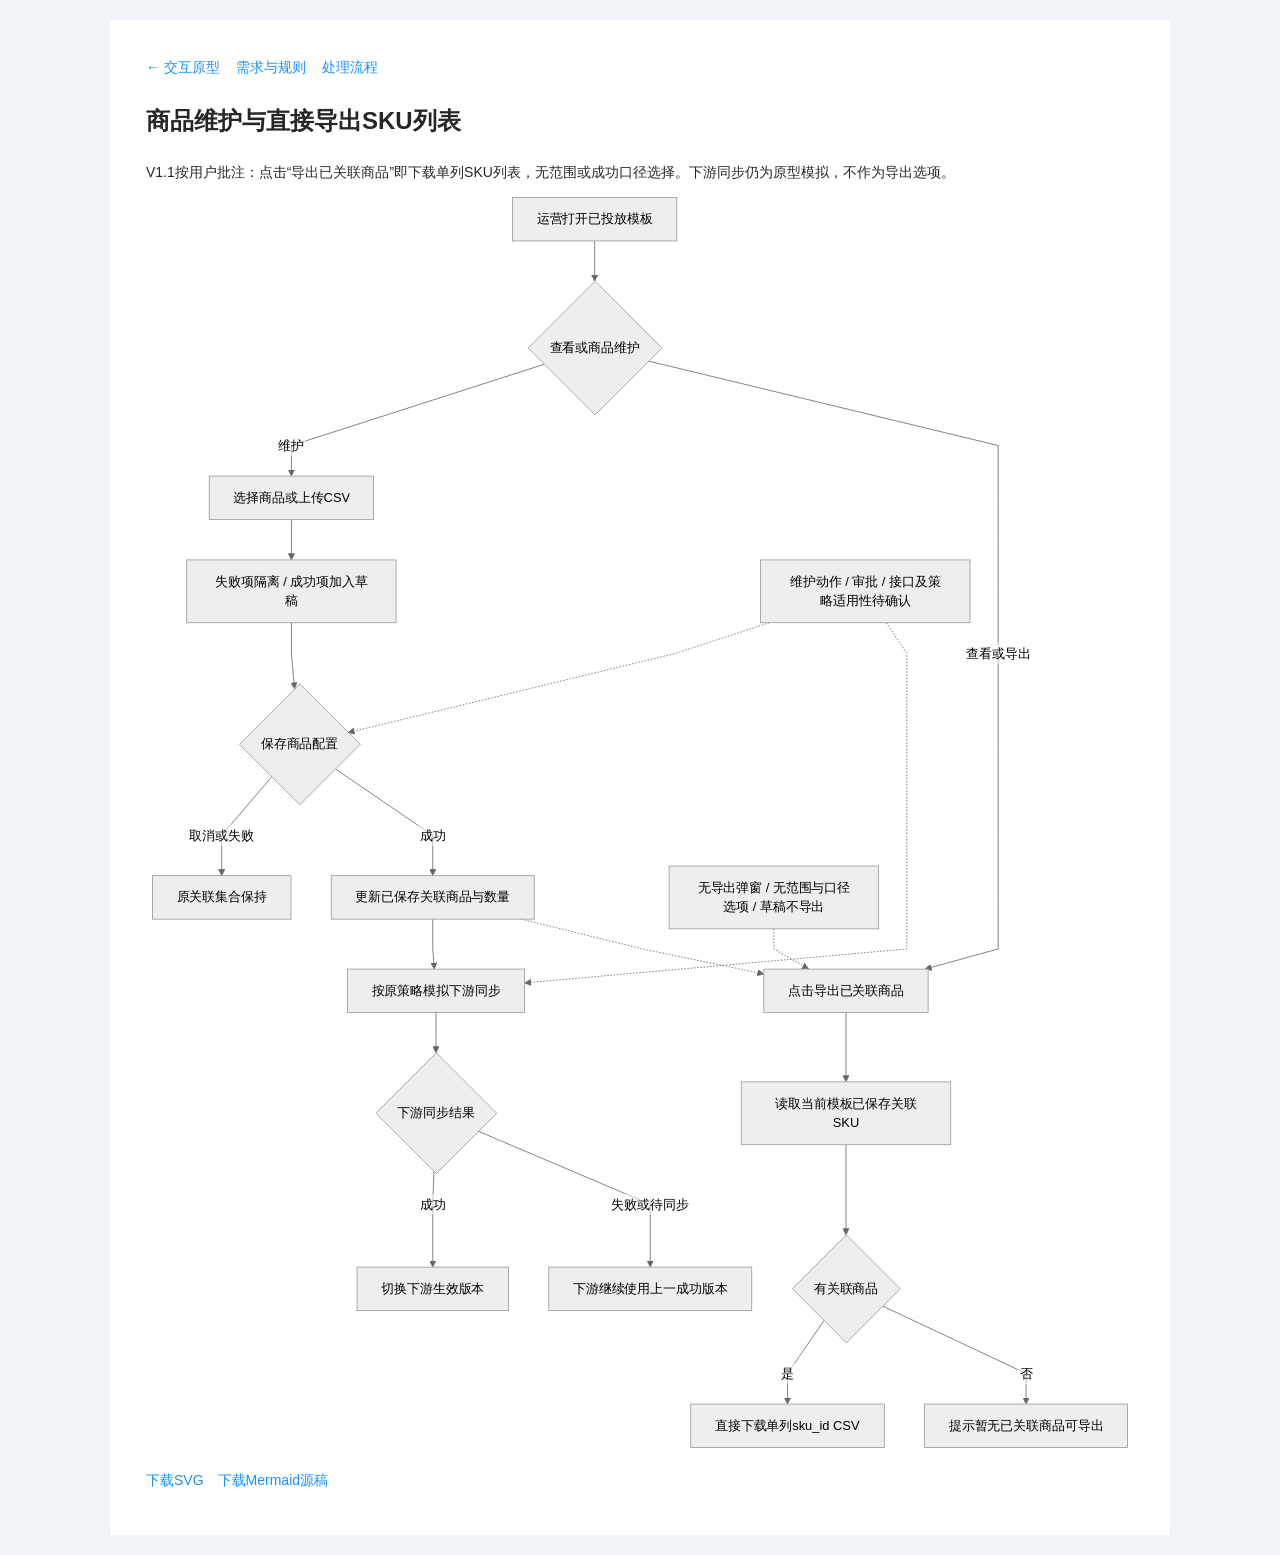
<file: coupon-product-maintenance/docs/flow.html>
<!doctype html><html lang="zh-CN"><head><meta charset="utf-8"><meta name="viewport" content="width=device-width,initial-scale=1"><link rel="icon" href="data:,"><title>商品维护与直接导出流程</title><link rel="stylesheet" href="../assets/css/app.css"></head><body><article class="doc-page"><nav class="doc-nav"><a href="../index.html#list">← 交互原型</a><a href="interaction.html">需求与规则</a><a href="flow.html">处理流程</a></nav><h1>商品维护与直接导出SKU列表</h1><p>V1.1按用户批注：点击“导出已关联商品”即下载单列SKU列表，无范围或成功口径选择。下游同步仍为原型模拟，不作为导出选项。</p><div class="flow-frame"><img src="flow.svg" alt="商品维护、保存与一键导出SKU流程"></div><p><a href="flow.svg" download>下载SVG</a>　<a href="flow.mmd" download>下载Mermaid源稿</a></p></article></body></html>
</file>
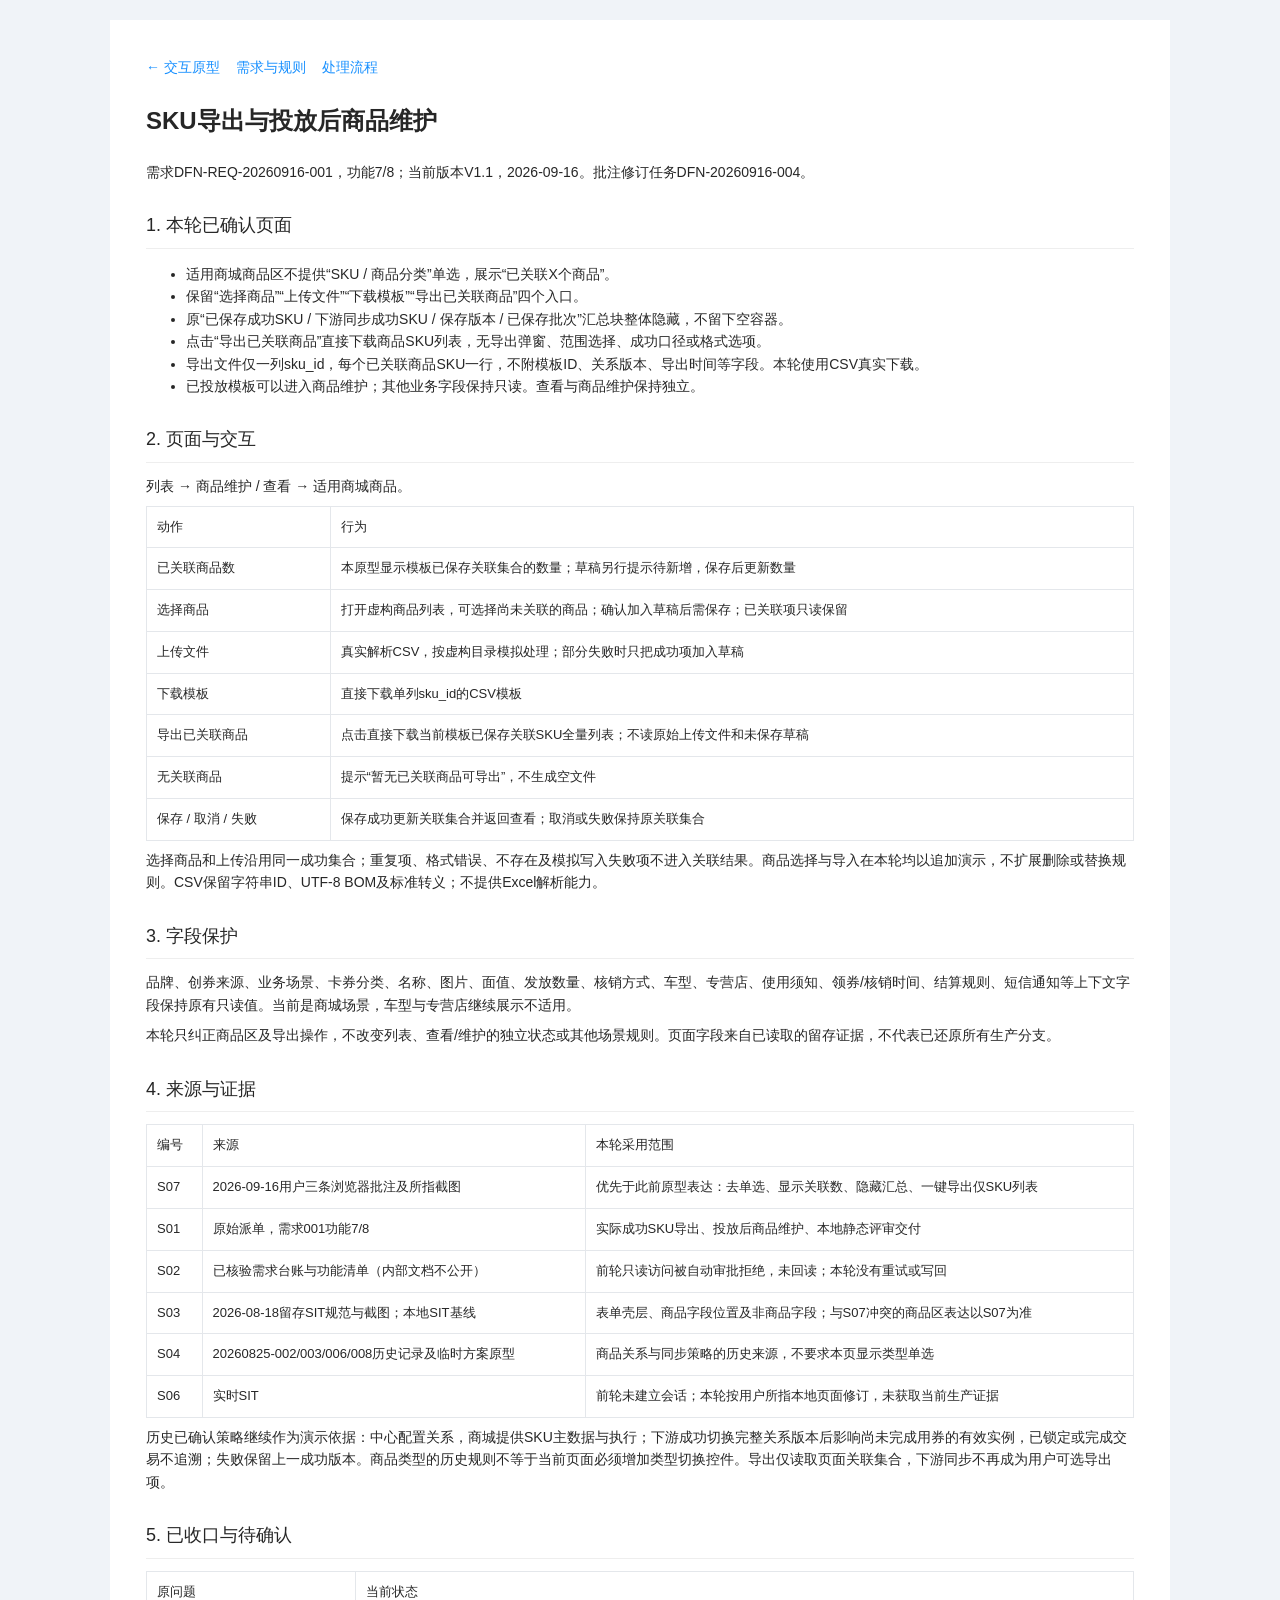
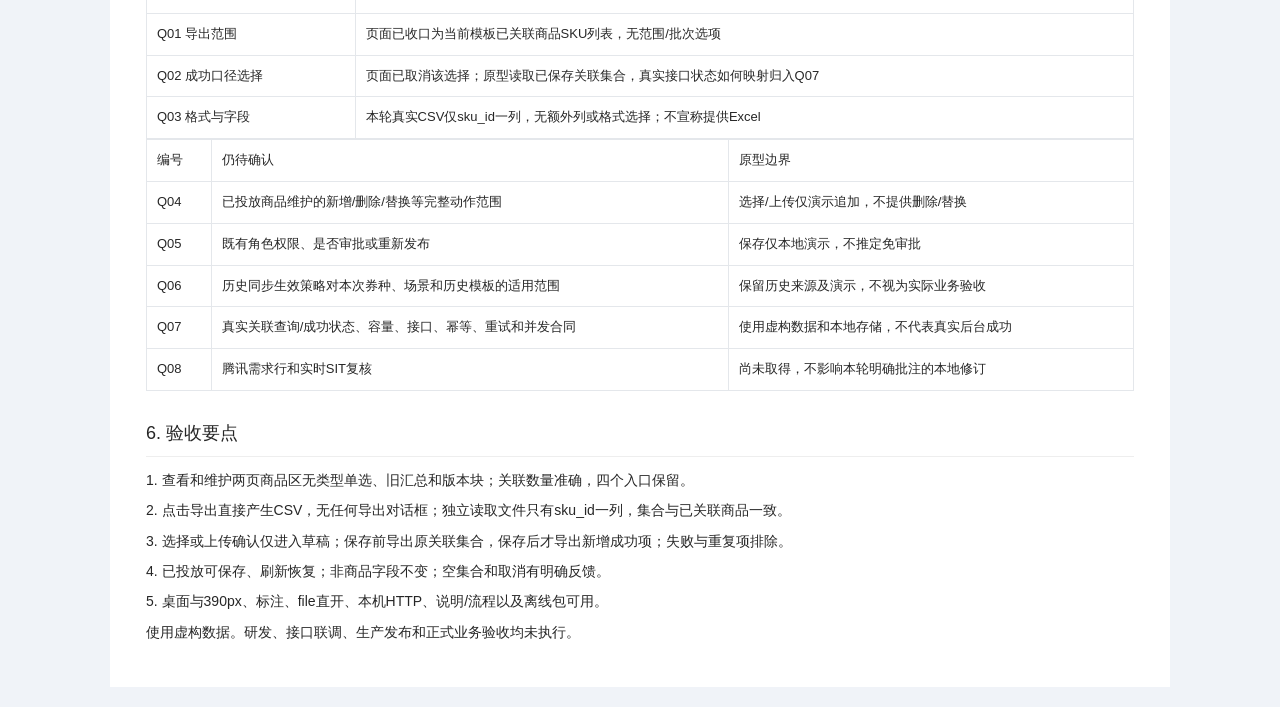
<file: coupon-product-maintenance/docs/interaction.html>
<!doctype html><html lang="zh-CN"><head><meta charset="utf-8"><meta name="viewport" content="width=device-width,initial-scale=1"><link rel="icon" href="data:,"><title>需求与规则 · V1.1</title><link rel="stylesheet" href="../assets/css/app.css"></head><body><article class="doc-page"><nav class="doc-nav"><a href="../index.html#list">← 交互原型</a><a href="interaction.html">需求与规则</a><a href="flow.html">处理流程</a></nav><h1>SKU导出与投放后商品维护</h1><p>需求DFN-REQ-20260916-001，功能7/8；当前版本V1.1，2026-09-16。批注修订任务DFN-20260916-004。</p><h2>1. 本轮已确认页面</h2><ul><li>适用商城商品区不提供“SKU / 商品分类”单选，展示“已关联X个商品”。</li><li>保留“选择商品”“上传文件”“下载模板”“导出已关联商品”四个入口。</li><li>原“已保存成功SKU / 下游同步成功SKU / 保存版本 / 已保存批次”汇总块整体隐藏，不留下空容器。</li><li>点击“导出已关联商品”直接下载商品SKU列表，无导出弹窗、范围选择、成功口径或格式选项。</li><li>导出文件仅一列sku_id，每个已关联商品SKU一行，不附模板ID、关系版本、导出时间等字段。本轮使用CSV真实下载。</li><li>已投放模板可以进入商品维护；其他业务字段保持只读。查看与商品维护保持独立。</li></ul><h2>2. 页面与交互</h2><p>列表 → 商品维护 / 查看 → 适用商城商品。</p><div class="table-wrap"><table><tbody><tr><td>动作</td><td>行为</td></tr><tr><td>已关联商品数</td><td>本原型显示模板已保存关联集合的数量；草稿另行提示待新增，保存后更新数量</td></tr><tr><td>选择商品</td><td>打开虚构商品列表，可选择尚未关联的商品；确认加入草稿后需保存；已关联项只读保留</td></tr><tr><td>上传文件</td><td>真实解析CSV，按虚构目录模拟处理；部分失败时只把成功项加入草稿</td></tr><tr><td>下载模板</td><td>直接下载单列sku_id的CSV模板</td></tr><tr><td>导出已关联商品</td><td>点击直接下载当前模板已保存关联SKU全量列表；不读原始上传文件和未保存草稿</td></tr><tr><td>无关联商品</td><td>提示“暂无已关联商品可导出”，不生成空文件</td></tr><tr><td>保存 / 取消 / 失败</td><td>保存成功更新关联集合并返回查看；取消或失败保持原关联集合</td></tr></tbody></table></div><p>选择商品和上传沿用同一成功集合；重复项、格式错误、不存在及模拟写入失败项不进入关联结果。商品选择与导入在本轮均以追加演示，不扩展删除或替换规则。CSV保留字符串ID、UTF-8 BOM及标准转义；不提供Excel解析能力。</p><h2>3. 字段保护</h2><p>品牌、创券来源、业务场景、卡券分类、名称、图片、面值、发放数量、核销方式、车型、专营店、使用须知、领券/核销时间、结算规则、短信通知等上下文字段保持原有只读值。当前是商城场景，车型与专营店继续展示不适用。</p><p>本轮只纠正商品区及导出操作，不改变列表、查看/维护的独立状态或其他场景规则。页面字段来自已读取的留存证据，不代表已还原所有生产分支。</p><h2>4. 来源与证据</h2><div class="table-wrap"><table><tbody><tr><td>编号</td><td>来源</td><td>本轮采用范围</td></tr><tr><td>S07</td><td>2026-09-16用户三条浏览器批注及所指截图</td><td>优先于此前原型表达：去单选、显示关联数、隐藏汇总、一键导出仅SKU列表</td></tr><tr><td>S01</td><td>原始派单，需求001功能7/8</td><td>实际成功SKU导出、投放后商品维护、本地静态评审交付</td></tr><tr><td>S02</td><td>已核验需求台账与功能清单（内部文档不公开）</td><td>前轮只读访问被自动审批拒绝，未回读；本轮没有重试或写回</td></tr><tr><td>S03</td><td>2026-08-18留存SIT规范与截图；本地SIT基线</td><td>表单壳层、商品字段位置及非商品字段；与S07冲突的商品区表达以S07为准</td></tr><tr><td>S04</td><td>20260825-002/003/006/008历史记录及临时方案原型</td><td>商品关系与同步策略的历史来源，不要求本页显示类型单选</td></tr><tr><td>S06</td><td>实时SIT</td><td>前轮未建立会话；本轮按用户所指本地页面修订，未获取当前生产证据</td></tr></tbody></table></div><p>历史已确认策略继续作为演示依据：中心配置关系，商城提供SKU主数据与执行；下游成功切换完整关系版本后影响尚未完成用券的有效实例，已锁定或完成交易不追溯；失败保留上一成功版本。商品类型的历史规则不等于当前页面必须增加类型切换控件。导出仅读取页面关联集合，下游同步不再成为用户可选导出项。</p><h2>5. 已收口与待确认</h2><div class="table-wrap"><table><tbody><tr><td>原问题</td><td>当前状态</td></tr><tr><td>Q01 导出范围</td><td>页面已收口为当前模板已关联商品SKU列表，无范围/批次选项</td></tr><tr><td>Q02 成功口径选择</td><td>页面已取消该选择；原型读取已保存关联集合，真实接口状态如何映射归入Q07</td></tr><tr><td>Q03 格式与字段</td><td>本轮真实CSV仅sku_id一列，无额外列或格式选择；不宣称提供Excel</td></tr></tbody></table></div><div class="table-wrap"><table><tbody><tr><td>编号</td><td>仍待确认</td><td>原型边界</td></tr><tr><td>Q04</td><td>已投放商品维护的新增/删除/替换等完整动作范围</td><td>选择/上传仅演示追加，不提供删除/替换</td></tr><tr><td>Q05</td><td>既有角色权限、是否审批或重新发布</td><td>保存仅本地演示，不推定免审批</td></tr><tr><td>Q06</td><td>历史同步生效策略对本次券种、场景和历史模板的适用范围</td><td>保留历史来源及演示，不视为实际业务验收</td></tr><tr><td>Q07</td><td>真实关联查询/成功状态、容量、接口、幂等、重试和并发合同</td><td>使用虚构数据和本地存储，不代表真实后台成功</td></tr><tr><td>Q08</td><td>腾讯需求行和实时SIT复核</td><td>尚未取得，不影响本轮明确批注的本地修订</td></tr></tbody></table></div><h2>6. 验收要点</h2><p>1. 查看和维护两页商品区无类型单选、旧汇总和版本块；关联数量准确，四个入口保留。</p><p>2. 点击导出直接产生CSV，无任何导出对话框；独立读取文件只有sku_id一列，集合与已关联商品一致。</p><p>3. 选择或上传确认仅进入草稿；保存前导出原关联集合，保存后才导出新增成功项；失败与重复项排除。</p><p>4. 已投放可保存、刷新恢复；非商品字段不变；空集合和取消有明确反馈。</p><p>5. 桌面与390px、标注、file直开、本机HTTP、说明/流程以及离线包可用。</p><p>使用虚构数据。研发、接口联调、生产发布和正式业务验收均未执行。</p></article></body></html>
</file>
<file: combo-activity/styles.css>
:root{font-family:-apple-system,BlinkMacSystemFont,"PingFang SC","Microsoft YaHei",sans-serif;color:#292c31;background:#f1f2f4;font-synthesis:none}*{box-sizing:border-box}html,body{width:100%;height:100%;margin:0;overflow:hidden}button,input{font:inherit}button{color:inherit;cursor:pointer}button:focus-visible,input:focus-visible{outline:2px solid #4377b8;outline-offset:3px}button{border:1px solid #d6d9df;background:#fff;border-radius:5px}button:hover{background:#f4f5f7}button:active{background:#e9edf2}.toolbar{height:86px;position:absolute;inset:0 0 auto;z-index:20;display:flex;align-items:center;gap:22px;padding:14px 24px;border-bottom:1px solid #d8dbe0;background:#ffffffed;box-shadow:0 1px 4px #1d252908}.brand{display:flex;align-items:center;gap:12px;flex-shrink:0}.brand-mark{width:34px;height:34px;background:#30363d;color:white;border-radius:6px;display:grid;place-items:center;font-size:24px}.brand h1{font-size:17px;font-weight:650;margin:0 0 6px}.brand p{font-size:12px;color:#737b86;margin:0}#section-nav{display:flex;align-items:center;gap:4px;flex:1;min-width:0;overflow:auto;scrollbar-width:none}#section-nav::-webkit-scrollbar{display:none}#section-nav button{flex-shrink:0;border-color:transparent;background:transparent;padding:9px 11px;white-space:nowrap;font-size:13px;color:#616a76}#section-nav button.active{background:#eef1f5;color:#232b35;font-weight:650}#section-nav button:hover{background:#f3f4f6}.tool-button{padding:9px 12px;white-space:nowrap;font-size:13px}#viewport{position:absolute;inset:86px 0 0;overflow:hidden;cursor:grab;touch-action:none;background-image:radial-gradient(#cfd3da .85px,transparent .85px);background-size:20px 20px;outline:none}#viewport.dragging{cursor:grabbing}#world{position:absolute;left:0;top:0;transform-origin:0 0;will-change:transform;width:1px;height:1px;user-select:none}#sections,#nodes{position:absolute;inset:0;width:1px;height:1px}#sections{z-index:0}#connections{position:absolute;overflow:visible;left:0;top:0;z-index:1;pointer-events:none}#nodes{z-index:2}.board-section{position:absolute;border:1px solid #d7dbe0;background:#f9fafbbf;border-radius:4px;pointer-events:none}.section-caption{position:absolute;left:28px;right:28px;top:25px}.section-caption h2{font-size:27px;margin:0 0 10px;font-weight:650;letter-spacing:.4px}.section-caption p{font-size:16px;color:#747c87;margin:0;line-height:1.6}.state-node{position:absolute;margin:0;outline:1px solid #c3c8d0;background:white;box-shadow:0 3px 9px #1f27360b}.node-header{height:100px;padding:12px 14px;border-bottom:1px solid #e1e3e7;background:white;overflow:hidden}.node-header .node-code{color:#78808b;font-size:10px;letter-spacing:.4px;margin-bottom:4px;line-height:1}.node-header h3{margin:0 0 4px;font-size:17px;font-weight:650;line-height:1.3}.node-header p{font-size:12px;line-height:1.35;color:#717986;margin:0}.state-node img{display:block;width:100%;height:auto;pointer-events:none;-webkit-user-drag:none;background:#fff}.state-node.selected{outline:3px solid #65788f;box-shadow:0 0 0 9px #65788f1a}.state-node.decision{outline:0;box-shadow:none;background:transparent;display:flex;align-items:center;justify-content:center;text-align:center;padding:29px}.decision-shape{position:absolute;inset:0;width:100%;height:100%;overflow:visible;z-index:-1}.decision-shape polygon{fill:#fff;stroke:#626b76;stroke-width:1.5}.decision-content h3{font-size:18px;line-height:1.5;margin:0 0 7px;font-weight:600}.decision-content p{font-size:13px;line-height:1.5;color:#727985;margin:0}.state-node.note{background:#fffdf7;outline:1px solid #e1d8c5;box-shadow:none;padding:20px 24px}.note h3{font-size:19px;line-height:1.5;font-weight:600;margin:0 0 10px}.note p{font-size:15px;line-height:1.7;margin:0;color:#6d665d;white-space:pre-line}.state-node.note.emphasis h3,.state-node.note.emphasis p{color:#ad3f34}.image-missing{padding:40px 18px;color:#a44b3e;font-size:15px}.edge-path{fill:none;stroke:#5c6673;stroke-width:2.1;stroke-linejoin:round;stroke-linecap:round}.edge-path.detail{stroke:#7c8793;stroke-dasharray:7 6}.edge-path.return{stroke:#a85b4e;stroke-dasharray:9 6}.edge-label rect{fill:#f9fafb;stroke:#e3e5e9;stroke-width:.6;rx:3}.edge-label text{fill:#48505c;font-family:-apple-system,BlinkMacSystemFont,"PingFang SC","Microsoft YaHei",sans-serif;font-size:15px;text-anchor:middle;dominant-baseline:middle}.edge-label.return text{fill:#a35446}#page-list{position:absolute;right:18px;top:100px;bottom:88px;width:306px;border:1px solid #d7dce2;border-radius:8px;background:#fffffff5;box-shadow:0 10px 35px #20263320;z-index:25;overflow:hidden;display:flex;flex-direction:column}#page-list[hidden]{display:none}.list-head{height:55px;padding:12px 15px;display:flex;align-items:center;justify-content:space-between;border-bottom:1px solid #eee}.list-head strong{font-size:15px}.icon-button{border:0;font-size:25px;background:transparent;width:32px;height:32px;line-height:1}.search-label{display:flex;gap:7px;align-items:center;margin:13px 12px 10px;padding:8px 10px;border:1px solid #d7dce3;border-radius:4px;color:#8c949e}.search-label input{width:100%;border:0;outline:none;font-size:13px;background:transparent;color:#303944}.search-label input:focus-visible{outline:none}#search-results{overflow:auto;flex:1;padding:0 8px 12px}.result-group-label{color:#7b828d;font-size:11px;padding:14px 9px 5px}.result-item{display:block;text-align:left;width:100%;background:transparent;border:0;border-radius:4px;padding:10px 9px;font-size:13px;line-height:1.45}.result-item small{display:block;color:#9299a2;font-size:11px;margin-top:3px}.no-results{color:#7a828d;padding:20px 10px;font-size:13px}.canvas-tools{position:absolute;bottom:20px;left:50%;transform:translateX(-50%);z-index:22;display:flex;align-items:center;gap:15px;background:#fff;border:1px solid #d4d8df;border-radius:7px;box-shadow:0 3px 16px #31384113;padding:6px 7px 6px 15px;white-space:nowrap}.canvas-hint{font-size:12px;color:#79828d}.zoom-tools{display:flex;align-items:center;gap:2px}.zoom-tools button{height:34px;border:0;padding:0 10px;font-size:13px;border-radius:4px}#zoom-in,#zoom-out{font-size:18px;width:34px;padding:0}#zoom-reset{width:58px;font-variant-numeric:tabular-nums}.status{position:absolute;left:20px;bottom:26px;padding:7px 9px;border-radius:4px;font-size:11px;color:#78828e;background:#f9fafbe8;pointer-events:none;max-width:28vw;white-space:nowrap;overflow:hidden;text-overflow:ellipsis}#empty{position:absolute;inset:0;display:grid;place-items:center;color:#7f8791}#empty[hidden]{display:none}@media(max-width:1100px){.toolbar{gap:12px;padding:12px 16px}.brand-mark{display:none}.brand h1{font-size:15px}.brand p{font-size:11px}#section-nav button{padding:9px 8px;font-size:12px}.status{display:none}}@media(max-width:760px){.toolbar{height:116px;padding:12px 14px;flex-wrap:wrap;gap:8px}.brand{flex:1}.brand h1{font-size:14px}.brand p{font-size:11px}#section-nav{order:3;flex-basis:100%;height:33px}#section-nav button{padding:7px 9px}.tool-button{font-size:12px;padding:7px 9px}#viewport{top:116px}.canvas-tools{bottom:14px;padding:6px;gap:0}.canvas-hint{display:none}#page-list{top:128px;left:12px;right:12px;width:auto;bottom:76px}.section-caption h2{font-size:27px}}
.state-node.dialog{background:#fff}.dialog-surface{height:160px;padding:25px 25px 22px;display:flex;flex-direction:column;align-items:center;justify-content:space-between;background:#fff}.dialog-message{margin:0;color:#555;font-size:15px;line-height:1.7;text-align:center}.dialog-actions{width:100%;display:flex;gap:22px;justify-content:center}.dialog-action{width:125px;height:37px;display:flex;align-items:center;justify-content:center;border-radius:3px;border:1px solid #b9b9b9;font-size:13px;pointer-events:none}.dialog-action.secondary{color:#ba3c32;background:#fff}.dialog-action.primary{color:#fff;background:#c63c32;border-color:#c63c32}

/* DFN-20260907-005: review notes stay outside original screenshots. */
#annotations{position:absolute;inset:0;width:1px;height:1px;z-index:3}
.rule-card{position:absolute;background:#fff;border:1px solid #cbd3df;border-left:4px solid #557291;border-radius:8px;padding:18px 18px 16px;box-shadow:0 3px 9px #253a4c0b;user-select:text}
.rule-heading{display:flex;align-items:center;gap:10px;margin-bottom:12px}.rule-id{font-weight:750;font-size:14px;color:#355976;background:#edf3f8;border-radius:4px;padding:4px 6px}.rule-status{color:#7a8591;font-size:11px;line-height:1.5}
.rule-card h3{margin:0 0 10px;font-size:18px;line-height:1.5;color:#263e54}.rule-text{font-size:15px;line-height:1.8;color:#48576a;margin:0}.rule-functions{font-size:11px;color:#8993a0;line-height:1.6;margin:12px 0 0}.rule-pending{font-size:12px;line-height:1.7;padding:9px 10px;margin:12px 0 0;background:#fff7dd;color:#92703f;border-radius:4px;border:1px solid #efdfaf}
.toolbar{height:122px;flex-wrap:wrap;gap:8px 14px;padding:12px 24px}.brand{flex:1}.document-links{display:flex;gap:7px}#section-nav{order:4;flex-basis:100%;height:33px}#viewport{top:122px}#page-list{top:136px}.flow-link:focus-visible{outline:2px solid #4377b8;outline-offset:3px}
@media(max-width:760px){.toolbar{height:170px;padding:10px 12px;gap:7px 8px}.brand{flex-basis:100%;height:38px}.brand h1{font-size:14px}.brand p{font-size:10px}.document-links{margin-right:auto}#section-nav{order:4;height:32px}.tool-button{padding:7px 8px}#viewport{top:170px}#page-list{top:181px}.canvas-tools{bottom:12px}}
</file>
<file: coupon-instance-void/assets/css/global.css>
:root{--primary:#1890ff;--primary-dark:#0874d6;--nav-selected:#3270ff;--sidebar:#1f2e3f;--page:#f0f3f8;--text:rgba(0,0,0,.85);--secondary:#666;--border:#d9d9d9;--line:#f0f0f0;--danger:#d94b4b;--font:-apple-system,BlinkMacSystemFont,"Segoe UI","PingFang SC","Microsoft YaHei",Arial,sans-serif}
*{box-sizing:border-box}html,body{margin:0;min-height:100%;background:var(--page)}body{color:var(--text);font:14px/1.6 var(--font)}button,input,select,textarea{font:inherit}button,a,input,select,textarea{-webkit-tap-highlight-color:transparent}button{cursor:pointer}a{color:var(--primary);text-decoration:none}a:hover{color:var(--primary-dark)}button:disabled{cursor:not-allowed}button:focus-visible,a:focus-visible,input:focus-visible,select:focus-visible,textarea:focus-visible{outline:2px solid #1890ff;outline-offset:3px}[hidden]{display:none!important}h1,h2,h3,p{margin:0}h1{font-size:18px;font-weight:500}h2{font-size:16px;font-weight:500}h3{font-size:14px;font-weight:500}svg{vertical-align:middle;flex-shrink:0}.muted{color:#777}.small{font-size:12px}.mono{font-family:ui-monospace,SFMono-Regular,Menlo,Consolas,monospace;font-size:13px;overflow-wrap:anywhere}.required{color:var(--danger);margin-right:4px}.btn{display:inline-flex;align-items:center;justify-content:center;gap:6px;height:32px;padding:0 15px;border:1px solid var(--border);background:#fff;border-radius:2px;color:var(--text);white-space:nowrap}.btn:hover{border-color:var(--primary);color:var(--primary)}.btn-primary{color:#fff;background:var(--primary);border-color:var(--primary)}.btn-primary:hover{color:#fff;background:#40a9ff;border-color:#40a9ff}.btn-danger{background:var(--danger);border-color:var(--danger);color:#fff}.btn-danger:hover{color:#fff;background:#e35f5f;border-color:#e35f5f}.btn:disabled{color:#aaa;background:#f5f5f5;border-color:#d9d9d9}.text-button{padding:0;border:0;background:transparent;color:var(--primary);line-height:1.6}.text-button:disabled{color:#aaa}.icon-button{display:inline-flex;align-items:center;justify-content:center;width:32px;height:32px;padding:0;background:transparent;border:0;color:#637081;border-radius:2px}.icon-button:hover{background:#edf2f8}.form-input,.form-select,.form-textarea{width:100%;min-width:0;border:1px solid var(--border);border-radius:2px;height:32px;padding:4px 10px;background:#fff;color:var(--text);outline:0}.form-input:hover,.form-select:hover,.form-textarea:hover{border-color:#7dbfff}.form-input:focus,.form-select:focus,.form-textarea:focus{border-color:var(--primary);box-shadow:0 0 0 2px #1890ff12}.form-input::placeholder,.form-textarea::placeholder{color:#b2b6bc}.form-input[aria-invalid=true]{border-color:var(--danger)}.form-input:disabled{color:#777;background:#f5f5f5}.form-textarea{height:78px;resize:vertical;line-height:1.6}.field-error{min-height:19px;color:#d74343;font-size:12px;line-height:19px}.form-help{font-size:12px;color:#8b8b8b;line-height:1.6}.card{background:#fff;border:1px solid var(--line);border-radius:2px}.card-heading{padding:16px 24px;border-bottom:1px solid var(--line);display:flex;align-items:center;justify-content:space-between;gap:12px}.card-body{padding:24px}.badge{display:inline-flex;align-items:center;gap:5px;padding:0 7px;line-height:22px;font-size:12px;border:1px solid #d9e2ee;border-radius:2px;color:#5c718b;background:#f6f8fb;white-space:nowrap}.badge-blue{color:#096dd9;background:#e6f7ff;border-color:#91d5ff}.badge-green{color:#388e38;background:#f6ffed;border-color:#b7eb8f}.badge-orange{color:#ad6800;background:#fffbe6;border-color:#ffe58f}.badge-gray{color:#666;background:#fafafa;border-color:#ddd}.badge-red{color:#bf3636;background:#fff1f0;border-color:#ffa39e}.alert{display:flex;gap:10px;padding:12px 16px;border:1px solid #b7dfff;background:#f3faff;border-radius:2px;color:#325d80}.alert svg{margin-top:2px}.alert h3{font-weight:500}.alert p{margin-top:2px;font-size:13px}.alert-success{color:#316c2e;border-color:#c9e6bd;background:#f6fbf3}.alert-warning{color:#87612f;border-color:#f2dfb2;background:#fffaf0}.alert-error{color:#a74545;border-color:#f2cccc;background:#fff5f5}.button-row{display:flex;gap:8px;align-items:center;justify-content:flex-end;flex-wrap:wrap}.table-wrapper{max-width:100%;overflow:auto;scrollbar-width:thin}table{border-collapse:collapse;width:100%;font-size:14px}th{font-weight:500;color:#555;background:#fafafa;text-align:left;white-space:nowrap}th,td{padding:14px 16px;border-bottom:1px solid var(--line);vertical-align:middle}td{overflow-wrap:anywhere}tbody tr:hover{background:#fafcff}.table-empty{text-align:center;color:#999;padding:30px}.skip-link{position:absolute;top:-60px;left:220px;background:#fff;padding:6px;z-index:100}.skip-link:focus{top:3px}.toast{position:fixed;z-index:110;top:45px;left:50%;transform:translateX(-50%);background:#fff;padding:10px 18px;max-width:calc(100vw - 32px);box-shadow:0 4px 20px #1f2e3f26;border:1px solid #d9e5f2;border-radius:3px;font-size:13px}.empty-illustration{width:62px;height:56px;margin:0 auto 12px;display:grid;place-items:center;color:#a0b2c8;background:#f4f7fb;border:1px solid #e9eef5;border-radius:4px}
</file>
<file: coupon-instance-void/assets/css/app.css>
.app-sidebar{position:fixed;inset:0 auto 0 0;width:210px;background:var(--sidebar);color:#aab8ca;z-index:50}.brand{height:62px;display:flex;align-items:center;gap:10px;padding:0 18px;border-bottom:1px solid #ffffff0b}.brand strong{font-size:22px;letter-spacing:1px;color:#fff;font-weight:500}.brand span{font-size:12px;color:#c5ced9}.nav-group{padding:22px 16px 8px;color:#afbed1;font-size:12px;display:flex;align-items:center;gap:10px}.nav-link{display:flex;align-items:center;gap:10px;min-height:36px;padding:7px 16px 7px 43px;color:#c4cfdd;font-size:14px;border-left:3px solid transparent}.nav-link:hover{color:white;background:#ffffff08}.nav-link.active{color:#fff;background:var(--nav-selected);border-left-color:#7bb5ff}.nav-empty{font-size:12px;padding:16px;color:#8192a9}.sidebar-footer{position:absolute;bottom:18px;left:18px;font-size:11px;color:#98a8bd;display:flex;align-items:center;gap:7px}.status-dot{display:inline-block;width:6px;height:6px;background:#7a93b3;border-radius:50%}.app-layout{margin-left:210px;min-height:100vh;display:flex;flex-direction:column;min-width:0}.topbar{height:36px;flex-shrink:0;display:flex;align-items:center;padding:0 14px;background:#fff;font-size:12px;border-bottom:1px solid #eef0f3;gap:8px}.topbar-title{color:#666}.topbar-tools{display:flex;gap:18px;margin-left:auto;align-items:center}.topbar-role{border-left:1px solid #e6e9ed;padding-left:16px;color:#666;font-size:12px}.topbar .text-button{font-size:12px}.breadcrumb{height:26px;display:flex;align-items:center;padding:0 16px;gap:9px;font-size:12px;color:#7c8490}.breadcrumb strong{font-weight:400;color:#4c5664}.review-strip{margin:0 10px;padding:6px 14px;color:#7b8593;font-size:12px;display:flex;justify-content:space-between;border-bottom:1px solid #e4e9f0;background:#f6f8fb}.review-id{font-family:ui-monospace,SFMono-Regular,monospace;font-size:11px;color:#9ba4b1}.demo-settings{margin:0 10px;padding:16px 20px;background:#f8fbff;border:1px solid #cfe0f2;border-top:0}.demo-title{display:flex;align-items:center;justify-content:space-between;gap:16px;margin-bottom:12px;color:#3e617e}.demo-title strong{font-size:13px;font-weight:500}.demo-grid{display:grid;grid-template-columns:1fr 1.5fr 1.2fr;gap:16px}.demo-field>label{display:block;font-size:12px;color:#6c7e91;margin-bottom:4px}.demo-input-group{display:flex;gap:8px}.demo-description{display:flex;justify-content:space-between;gap:12px;margin-top:9px;font-size:12px;color:#7b8b9c;flex-wrap:wrap}.demo-foot{display:flex;justify-content:space-between;align-items:center;gap:10px;margin-top:12px;padding-top:10px;border-top:1px dashed #d9e4f0;font-size:12px;color:#7b8b9c}#app{margin:0 10px;flex:1;outline:none;min-width:0}.page-heading{background:#fff;padding:18px 24px 16px;border-bottom:1px solid var(--line);display:flex;align-items:center;gap:16px;justify-content:space-between}.heading-subtitle{color:#888;font-size:12px;margin-top:3px}.heading-title{display:flex;align-items:center;gap:10px}.page-body{padding:16px 0 24px;display:flex;flex-direction:column;gap:16px}.step-number{display:inline-flex;align-items:center;justify-content:center;width:22px;height:22px;margin-right:9px;border:1px solid #c3dafa;color:#337ab7;font-size:12px;border-radius:50%;vertical-align:middle;background:#f5faff}.locate-grid{display:grid;grid-template-columns:1fr 1fr;gap:16px 40px;max-width:1030px}.form-field{display:grid;grid-template-columns:110px minmax(0,1fr);align-items:start;gap:10px}.form-field>label{padding-top:4px;text-align:right;white-space:nowrap}.query-footer{display:flex;align-items:center;justify-content:space-between;gap:16px;margin-top:12px}.query-footer .form-help{max-width:650px}.result-region>.alert{margin:20px 24px 0}.result-empty{padding:36px 24px 42px;text-align:center;color:#9aa4b0;font-size:13px}.result-empty h3{font-size:14px;color:#778493;font-weight:400}.result-empty p{font-size:12px;margin-top:4px}.coupon-details{display:grid;grid-template-columns:repeat(3,minmax(0,1fr));gap:22px 30px;padding:24px;margin:0}.detail-item dt{font-size:12px;color:#8a8a8a;margin-bottom:4px}.detail-item dd{margin:0;overflow-wrap:anywhere}.detail-item.span-two{grid-column:span 2}.result-actions{padding:14px 24px;border-top:1px solid var(--line);display:flex;justify-content:space-between;align-items:center;gap:12px}.result-actions .muted{font-size:12px}.result-actions .btn{min-width:110px}.audit-table{min-width:850px}.audit-table td{font-size:13px}.audit-table td:nth-child(12){max-width:230px}.audit-header{display:flex;align-items:center;gap:10px}.record-count{font-size:12px;color:#8995a5;font-weight:400}.page-footer{height:26px;display:flex;align-items:center;justify-content:space-between;padding:0 16px;margin-top:auto;background:#4f5255;color:#ccc;font-size:11px}.page-footer span:first-child{background:#426fee;color:#fff;line-height:26px;padding:0 15px;margin-left:-6px}dialog{padding:0;width:560px;max-width:calc(100vw - 32px);max-height:calc(100vh - 40px);border:0;border-radius:3px;color:var(--text);box-shadow:0 16px 60px #0d1e3a33}dialog::backdrop{background:#15213873}.modal-header{display:flex;align-items:center;justify-content:space-between;padding:16px 24px;border-bottom:1px solid var(--line)}.modal-header h2{font-size:16px}.modal-body{padding:20px 24px}.modal-intro{font-size:13px;color:#777;margin:0 0 16px}.modal-target{display:grid;grid-template-columns:100px minmax(0,1fr);gap:8px 12px;padding:16px;background:#fafbfd;border:1px solid #eef1f5;font-size:13px;margin:0 0 18px}.modal-target dt{color:#888}.modal-target dd{margin:0;overflow-wrap:anywhere}.reason-label{display:flex;justify-content:space-between;margin-bottom:6px;font-size:13px}.modal-footer{display:flex;justify-content:flex-end;gap:8px;padding:14px 24px;border-top:1px solid var(--line)}.modal-suggestion{font-size:12px;color:#9a9a9a;margin-top:6px}.denied{background:#fff;text-align:center;padding:70px 24px 90px}.denied .empty-illustration{width:80px;height:72px;color:#899bb4}.denied h1{font-size:18px}.denied p{max-width:490px;margin:10px auto 20px;color:#777}.sidebar-backdrop{position:fixed;inset:0;background:#10203360;border:0;z-index:40}.role-table{min-width:730px}.role-toolbar{display:flex;gap:16px;align-items:center}.role-toolbar .form-input{max-width:260px}.role-info{display:grid;grid-template-columns:1fr 1fr;gap:20px 48px;max-width:960px}.role-field{display:grid;grid-template-columns:85px minmax(0,1fr);gap:10px;align-items:center}.role-field label{color:#777;text-align:right}.role-field p{margin:0;color:#444}.role-field-wide{grid-column:span 2}.permission-tree{border:1px solid #e7ebf0;max-width:850px}.permission-parent{padding:12px 18px;background:#fafbfd;border-bottom:1px solid #e7ebf0;color:#5c6877;display:flex;gap:8px;align-items:center}.permission-leaf{padding:20px 24px 20px 44px;display:flex;gap:12px;align-items:flex-start}.permission-leaf input{width:16px;height:16px;accent-color:var(--primary);margin:4px 0 0}.permission-leaf label{display:flex;flex-direction:column;gap:3px;cursor:pointer}.permission-leaf .muted{font-size:12px}.role-actions{padding:16px 24px;display:flex;justify-content:flex-end;gap:8px;border-top:1px solid var(--line)}.role-view-line{display:flex;gap:12px;align-items:center}.role-note{padding:12px 24px 0;color:#8b8b8b;font-size:12px}.not-found{padding:60px 24px;text-align:center;background:white}.not-found h1{margin-bottom:12px}
@media(min-width:1441px){.locate-grid{max-width:1150px}.page-body{gap:18px}}
@media(max-width:1100px){.locate-grid{gap:12px 24px}.form-field{grid-template-columns:100px minmax(0,1fr)}.demo-grid{grid-template-columns:1fr 1fr}.demo-field:last-child{grid-column:span 2}.coupon-details{grid-template-columns:repeat(2,minmax(0,1fr))}.query-footer{align-items:flex-start}.query-footer .form-help{max-width:60%}.role-info{gap:16px}}
@media(max-width:760px){.app-sidebar{transform:translateX(-100%);transition:transform .18s ease}.app-sidebar.open{transform:translateX(0)}.app-layout{margin-left:0}.topbar{padding:0 8px}.topbar-title{display:none}.topbar-tools{gap:13px}.topbar-role{padding-left:11px;max-width:125px;overflow:hidden;white-space:nowrap;text-overflow:ellipsis}.breadcrumb{padding:0 12px}.review-strip{margin:0 8px;padding:6px 10px}.review-id{display:none}#app{margin:0 8px}.page-heading{padding:16px}.heading-subtitle{max-width:270px}.heading-title{gap:7px}.heading-title h1{font-size:17px}.card-heading{padding:14px 16px}.card-body{padding:18px 16px}.locate-grid{grid-template-columns:1fr;gap:8px}.form-field{grid-template-columns:98px minmax(0,1fr);gap:8px}.query-footer{display:block;margin-top:10px}.query-footer .form-help{max-width:none}.query-footer .button-row{margin-top:16px}.coupon-details{grid-template-columns:1fr;gap:16px;padding:20px 16px}.detail-item.span-two{grid-column:auto}.detail-item{display:grid;grid-template-columns:92px minmax(0,1fr);gap:8px}.detail-item dt{margin:0}.result-region>.alert{margin:16px 16px 0}.result-actions{padding:14px 16px;align-items:flex-start;flex-direction:column;gap:12px}.result-actions .button-row{width:100%}.result-actions .btn{margin-left:auto}.result-empty{padding:28px 16px 32px}.demo-settings{margin:0 8px;padding:14px 12px}.demo-grid{grid-template-columns:1fr;gap:12px}.demo-field:last-child{grid-column:auto}.demo-input-group .form-select{flex:1}.demo-foot{align-items:flex-start;flex-direction:column}.demo-description{line-height:1.5}.demo-title{margin-bottom:12px}.page-footer{margin:0;font-size:11px}.modal-header{padding:14px 18px}.modal-body{padding:16px 18px}.modal-footer{padding:14px 18px}.modal-target{grid-template-columns:84px minmax(0,1fr);padding:12px;gap:8px}.role-info{grid-template-columns:1fr;gap:16px}.role-field-wide{grid-column:auto}.role-field{grid-template-columns:80px minmax(0,1fr)}.permission-leaf{padding:16px 20px}.role-toolbar{align-items:flex-start;flex-direction:column;gap:10px}.role-toolbar .form-input{max-width:none}.role-note{padding:12px 16px 0}.audit-header{gap:6px}.skip-link{left:12px}.denied{padding:50px 16px 65px}dialog{max-height:calc(100dvh - 32px)}}
@media(prefers-reduced-motion:reduce){*{scroll-behavior:auto!important;transition:none!important}}

.records-entry{flex-shrink:0}.records-dialog{width:1280px;overflow:hidden}.records-dialog[open]{display:flex;flex-direction:column}.records-dialog .modal-header,.records-dialog .modal-footer{flex-shrink:0}.records-body{display:flex;flex-direction:column;min-height:0;padding:16px 24px 20px;overflow:hidden}.records-summary{flex-shrink:0;margin:0 0 12px;font-size:13px;color:#777}.records-body #audit-region{min-height:0;display:flex;flex-direction:column}.records-body .table-wrapper{min-height:0;overflow:auto}.records-dialog .audit-table{min-width:1220px}.records-dialog th{position:sticky;top:0;z-index:1}.records-dialog td:last-child{min-width:140px}
@media(max-width:760px){.void-heading{flex-wrap:wrap;gap:12px}.records-entry{margin-left:auto}.records-body{padding:14px 18px 16px}}

.records-dialog td{vertical-align:top}.records-dialog td:nth-child(2){white-space:nowrap}

#void-confirm{overflow:hidden}#void-confirm[open]{display:flex;flex-direction:column}#void-confirm .modal-header,#void-confirm .modal-footer{flex-shrink:0}#void-confirm .modal-body{min-height:0;overflow:auto}.restore-preview{padding:12px 14px;margin-bottom:18px;background:#f5faff;border:1px solid #d5e6f8;font-size:13px;color:#3a6388}.restore-preview p{font-size:12px;margin:5px 0 0;color:#6c7e91}.permission-leaf+.permission-leaf{border-top:1px solid #eef1f5}.result-actions .button-row{flex-shrink:0}.role-table{min-width:860px}
@media(max-width:760px){.result-actions .button-row{justify-content:flex-end;gap:8px}.result-actions .button-row .btn{margin-left:0}}

.records-dialog .audit-table{min-width:1440px}.records-dialog td:not(:last-child){white-space:nowrap;overflow-wrap:normal}.records-dialog td:last-child{width:240px;white-space:normal}

.records-dialog .audit-table{min-width:1800px}
</file>
<file: coupon-product-maintenance/assets/css/app.css>
*{box-sizing:border-box}body{margin:0;background:#f0f3f8;color:rgba(0,0,0,.85);font:14px/1.6 -apple-system,BlinkMacSystemFont,"Segoe UI","PingFang SC","Microsoft YaHei",sans-serif}a{color:#1890ff;text-decoration:none}button,input,select,textarea{font:inherit}button,.btn{height:32px;border:1px solid #d9d9d9;background:white;border-radius:2px;padding:0 14px;cursor:pointer;color:inherit;display:inline-flex;align-items:center;justify-content:center;gap:6px;white-space:nowrap}button:hover,.btn:hover{border-color:#1890ff;color:#1890ff}button:disabled{color:#9c9c9c;background:#f5f5f5;cursor:not-allowed;border-color:#dedede}button.primary,.btn.primary{background:#1890ff;color:white;border-color:#1890ff}.primary:disabled{background:#d1e9ff;color:#8aabc7;border-color:#d1e9ff}button.link{border:0;background:none;color:#1890ff;padding:0 4px}button.link:disabled{color:#aaa}h1{font-size:18px;margin:0;font-weight:600}h2{font-size:16px;font-weight:500;margin:0}p{margin:8px 0}input,select,textarea{height:32px;border:1px solid #d9d9d9;border-radius:2px;padding:4px 10px;background:#fff;max-width:100%;min-width:0}input:disabled,textarea:disabled{background:#f5f5f5;color:#777}textarea{height:90px;resize:vertical}.reviewbar{min-height:46px;display:flex;align-items:center;gap:18px;flex-wrap:wrap;padding:8px 16px;background:#fff;border-bottom:1px solid #dfe4ed;font-size:12px}.reviewbar strong{color:#33475e;font-size:13px}.reviewbar nav{display:flex;gap:18px}.reviewbar>span{color:#8a6c34;margin-left:auto}.shell{display:flex;align-items:stretch;min-height:calc(100vh - 46px)}.sidebar{width:210px;flex:0 0 210px;background:#1f2e3f;color:#c8d3e1;position:relative}.brand{height:60px;padding:20px 18px;color:white;font-size:16px;font-weight:600}.menu-heading{padding:14px 20px;color:#eef3f8}.menu-item{height:36px;display:block;padding:7px 0 7px 42px;font-size:13px}.menu-item.selected{background:#3270ff;color:white}.side-foot{position:sticky;top:85vh;color:#8493a5;font-size:12px;padding:24px}.workspace{flex:1;min-width:0}.topbar{height:36px;background:#fff;display:flex;align-items:center;justify-content:space-between;padding:0 14px;font-size:12px}.breadcrumb{height:26px;padding:3px 10px;font-size:12px;color:#777}.module-tabs{display:flex;align-items:center;overflow-x:auto;white-space:nowrap;gap:0;background:#e7ecf8;min-height:40px;margin:0 10px}.module-tabs>*{padding:10px 18px;font-size:13px;font-weight:400}.module-tabs strong{background:#fff;color:#1890ff;border-radius:6px 6px 0 0}main{padding:10px;min-height:75vh}.page-head{background:white;padding:20px 24px;display:flex;gap:16px;align-items:center;justify-content:space-between;border-bottom:1px solid #f0f0f0}.page-head .subtitle{color:#888;font-size:12px;margin-top:4px}.page-actions{display:flex;gap:8px}.panel{padding:24px;background:#fff;border:1px solid #f0f0f0;margin-bottom:10px;border-radius:2px}.form-body{background:white;padding:24px}.form-section{border-bottom:1px solid #f0f0f0;padding-bottom:24px;margin-bottom:24px}.form-section h2{margin-bottom:20px}.field{display:grid;grid-template-columns:130px minmax(0,1fr);gap:12px;margin:16px 0;max-width:860px;align-items:start}.field>label{padding-top:5px;text-align:right;color:#444}.field>label em{font-style:normal;color:#ff4d4f;margin-right:4px}.field-content>input,.field-content>textarea{width:100%}.helper{font-size:12px;color:#999;margin-top:4px}.inline{display:flex;gap:8px;flex-wrap:wrap;align-items:center}.image-placeholder{width:152px;height:80px;border:1px dashed #d9d9d9;background:#fafafa;display:grid;place-content:center;color:#999;font-size:12px}.tag{font-size:12px;border-radius:2px;padding:1px 8px;display:inline-block;border:1px solid #b7eb8f;background:#f6ffed;color:#389e0d}.tag.warn{border-color:#ffe58f;background:#fffbe6;color:#ad8b00}.status-box{background:#f6ffed;border:1px solid #b7eb8f;padding:12px 16px;margin-bottom:16px}.status-box.failed,.notice{background:#fffbe6;border:1px solid #ffe58f;padding:12px 16px;margin-bottom:16px}.status-box.pending{background:#e6f7ff;border-color:#91d5ff}.notice.small{font-size:12px}.status-meta{color:#666;font-size:12px;margin-top:4px}.sku-tools{margin:8px 0 16px}.summary{border:1px solid #e8e8e8;padding:16px;background:#fafafa}.summary-line{display:flex;gap:24px;flex-wrap:wrap}.summary-line strong{font-size:18px;font-weight:500;color:#333;margin-right:6px}.success{color:#389e0d}.error{color:#cf1322}.draft{margin-top:12px;background:#e6f7ff;border:1px solid #91d5ff;padding:12px}.form-foot{padding:16px 24px;background:white;border-top:1px solid #eee;display:flex;gap:8px;justify-content:center;flex-wrap:wrap}.form-foot .helper{flex-basis:100%;text-align:center}.tabs-foot{background:#4f5255;color:#ddd;font-size:12px;min-height:26px;padding:4px 12px}.tabs-foot span{background:#3270ff;padding:5px 12px}.filters{display:flex;gap:16px;flex-wrap:wrap}.filters label{display:flex;align-items:center;gap:8px}.filters input{width:160px}.table-wrap{overflow:auto}.data-table{border-collapse:collapse;width:100%;min-width:890px;font-size:12px}.data-table th{background:#fafafa;color:#555;text-align:left;font-weight:500}.data-table td,.data-table th{padding:14px 12px;border-bottom:1px solid #f0f0f0;vertical-align:top}.data-table td:last-child{min-width:125px}.stack{display:grid;gap:3px}.table-title{display:flex;justify-content:space-between;gap:12px;margin-bottom:16px}.table-foot{margin-top:16px;text-align:right;font-size:12px;color:#888}.demo-control{background:#fafafa;border:1px dashed #c9d3df;padding:12px 16px;margin-top:16px;font-size:12px}.demo-control summary{cursor:pointer;color:#64748b}.demo-control .inline{margin-top:8px}.empty{text-align:center;padding:32px;color:#999}.toast{position:fixed;z-index:20000;top:12px;left:50%;transform:translateX(-50%);padding:12px 24px;max-width:90vw;background:white;border:1px solid #b7eb8f;box-shadow:0 4px 20px #0002}.toast.bad{border-color:#ffa39e;color:#cf1322}dialog{width:min(680px,calc(100vw - 24px));border:0;border-radius:4px;padding:0;color:inherit;max-height:90vh;box-shadow:0 8px 40px #0004}dialog::backdrop{background:#0006}.modal-head{display:flex;align-items:center;justify-content:space-between;padding:16px 24px;border-bottom:1px solid #eee}.close{border:0;font-size:24px;padding:0;width:24px}.modal-body{padding:24px;overflow:auto;max-height:65vh}.modal-foot{padding:12px 24px;border-top:1px solid #eee;display:flex;justify-content:flex-end;gap:8px}.modal-body label.block{display:block;margin:12px 0 6px}.modal-body select{width:100%}.file-drop{padding:20px;border:1px dashed #b8c8da;text-align:center;background:#fafcff}.file-drop input{display:block;margin:12px auto;max-width:100%;height:auto}.metrics{display:grid;grid-template-columns:repeat(3,1fr);gap:10px;margin:16px 0}.metrics>div{padding:12px;background:#fafafa;text-align:center}.metrics strong{font-size:24px;display:block}.file-result{font-size:12px;color:#666;word-break:break-word}.download-summary{border:1px solid #d9d9d9;background:#fafafa;padding:16px;margin-top:16px}.download-summary strong{font-size:22px;color:#1890ff}.mono{font-family:ui-monospace,monospace}.doc-page{max-width:1060px;margin:20px auto;background:white;padding:36px}.doc-page h1{font-size:24px;margin-bottom:20px}.doc-page h2{font-size:18px;margin:28px 0 12px;border-bottom:1px solid #eee;padding-bottom:8px}.doc-page table{border-collapse:collapse;width:100%;font-size:13px}.doc-page td,.doc-page th{border:1px solid #e4e7eb;text-align:left;padding:10px;vertical-align:top}.doc-page th{background:#f5f7fa}.doc-page img{width:100%;height:auto}.doc-nav{display:flex;gap:16px;flex-wrap:wrap;margin:0 0 24px}.flow-frame{overflow:auto}.flow-frame img{min-width:760px}.anno-panel{font-size:12px}.anno-note-detail{line-height:1.65}
@media(max-width:1100px){.sidebar{width:160px;flex-basis:160px}.brand{font-size:14px}.menu-item{padding-left:24px}.field{grid-template-columns:105px minmax(0,1fr)}.form-body,.panel{padding:20px}.topbar>span:last-child{display:none}}
@media(max-width:760px){.sidebar{display:none}.reviewbar{gap:8px;padding:10px}.reviewbar>span{margin-left:0}.reviewbar nav{gap:14px}.field{grid-template-columns:1fr;gap:3px;margin:18px 0}.field>label{text-align:left}.page-head{padding:16px;flex-wrap:wrap}.form-body,.panel{padding:16px}.summary-line{gap:12px}.form-foot{padding:16px}.module-tabs>*{padding:10px 12px}.filters{display:grid}.filters input{width:160px}.doc-page{margin:10px;padding:20px;overflow-wrap:anywhere}.doc-page .table-wrap{overflow:auto}.doc-page table{min-width:650px}.modal-body{padding:16px}.reviewbar strong{width:100%}body.anno-b-reserved{padding-inline-end:0!important;padding-bottom:260px}.anno-panel.anno-drawer{top:auto!important;bottom:0!important;width:100%!important;max-height:250px;border-top:1px solid #dce2ea}.anno-panel-header{padding:10px 16px!important}.anno-note-link{padding:12px 16px!important}body.anno-b-collapsed{padding-inline-end:36px!important}}
.anno-note-link{height:auto;white-space:normal;line-height:1.65}#anno-reopen{height:auto}
.associated-count{padding-top:5px}.associated-count #saved-count{margin:0 3px}.product-picker{display:grid}.product-option{display:flex;align-items:center;gap:12px;padding:12px 4px;border-bottom:1px solid #eee;cursor:pointer}.product-option>input{flex:0 0 16px;width:16px;height:16px;margin:0}.product-option>span{min-width:0}.product-option .helper{display:block;overflow-wrap:anywhere}
@media(max-width:760px){.anno-panel.anno-drawer{max-width:100%!important;max-height:250px!important}}
</file>
<file: coupon-product-maintenance/annotations/annotation.css>
/* Optional annotation review UI; business elements are highlighted by an overlay. */
body.anno-b-reserved {
  box-sizing: border-box;
  padding-inline-end: calc(var(--anno-original-padding, 0px) + var(--anno-drawer-width, 320px));
}
body.anno-b-collapsed {
  box-sizing: border-box;
  padding-inline-end: calc(var(--anno-original-padding, 0px) + 36px);
}
.anno-panel, .anno-panel *, #anno-reopen, #anno-hotspot { box-sizing: border-box; }
.anno-panel {
  color: #243044; background: #fff; font: 14px/1.65 system-ui, sans-serif;
  border: 1px solid #dce2ea; overflow-wrap: anywhere; min-width: 0;
}
.anno-panel[hidden], #anno-reopen[hidden], #anno-hotspot[hidden] { display: none; }
.anno-drawer {
  position: fixed; top: 0; right: 0; bottom: 0; width: var(--anno-drawer-width, 320px);
  max-width: 88vw; z-index: 99970; overflow-y: auto; overscroll-behavior: contain;
}
.anno-c-layout {
  display: grid; grid-template-columns: minmax(0, var(--anno-page-width, 390px)) minmax(260px, 340px);
  align-items: start; justify-content: center; gap: 24px; min-width: 0;
}
.anno-c-layout > :first-child { min-width: 0; max-width: 100%; }
.anno-sidecar { position: sticky; top: 16px; }
.anno-panel-header {
  display: flex; align-items: center; justify-content: space-between; gap: 12px;
  padding: 18px 16px; border-bottom: 1px solid #dce2ea;
}
.anno-panel-header h2 { margin: 0; font: 600 16px/1.5 system-ui, sans-serif; }
.anno-note-list { margin: 0; padding: 0; list-style: none; }
.anno-note { margin: 0; padding: 0 0 12px; border-bottom: 1px solid #e7ebf1; }
.anno-note > .anno-btn { margin-left: 16px; }
.anno-note-link {
  display: block; width: 100%; border: 0; padding: 16px; text-align: left;
  background: transparent; color: inherit; font: inherit; cursor: pointer;
}
.anno-note-link:hover { background: #fff7e6; }
.anno-note-link:focus-visible, #anno-reopen:focus-visible { outline: 2px solid #b45309; outline-offset: -3px; }
.anno-note-title { display: block; font-weight: 600; margin-bottom: 8px; }
.anno-note-detail { display: block; margin-top: 6px; white-space: pre-wrap; }
.anno-empty { margin: 16px; color: #536277; }
#anno-reopen {
  position: fixed; top: 24px; right: 0; width: 36px; padding: 14px 8px;
  z-index: 99970; border: 1px solid #bfc9d8; border-right: 0;
  background: #fff; color: #243044; cursor: pointer; font: 14px/1.4 system-ui, sans-serif;
  writing-mode: vertical-rl; letter-spacing: 2px;
}
#anno-hotspot {
  position: fixed; z-index: 99980; pointer-events: none;
  border: 2px solid #d97706; border-radius: 4px; background: rgba(245, 158, 11, .16);
}
@media (max-width: 760px) {
  .anno-c-layout { grid-template-columns: minmax(0, 1fr); gap: 16px; }
  .anno-sidecar { position: static; }
  body.anno-b-reserved { --anno-drawer-width: min(320px, calc(100vw - 48px)); }
}
.anno-popup {
  position: fixed;
  z-index: 99992;
  width: 560px;
  min-width: min(420px, calc(100vw - 32px));
  min-height: 300px;
  max-width: calc(100vw - 32px);
  max-height: calc(100vh - 32px);
  display: flex;
  flex-direction: column;
  resize: both;
  overflow: hidden;
  border-radius: 8px;
  background: #fff;
  box-shadow: 0 12px 36px rgba(0, 0, 0, 0.18);
  color: #262626;
}

.anno-popup-header {
  display: flex;
  align-items: center;
  justify-content: space-between;
  gap: 12px;
  padding: 14px 16px;
  border-bottom: 1px solid #f0f0f0;
  background: #fafafa;
  cursor: move;
  user-select: none;
  flex-shrink: 0;
}

.anno-popup-title {
  font-size: 15px;
  font-weight: 700;
}

.anno-popup-close {
  border: 0;
  background: transparent;
  color: #8c8c8c;
  cursor: pointer;
  font-size: 22px;
  line-height: 1;
}

.anno-popup-body {
  flex: 1;
  min-height: 0;
  overflow: auto;
  padding: 16px;
  font-size: 14px;
  line-height: 1.8;
}

.anno-popup-desc {
  white-space: normal;
}

.anno-popup-footer {
  display: flex;
  justify-content: flex-end;
  gap: 8px;
  padding: 12px 16px;
  border-top: 1px solid #f0f0f0;
  background: #fafafa;
  flex-shrink: 0;
}

.anno-btn {
  height: 32px;
  padding: 0 12px;
  border: 1px solid #d9d9d9;
  border-radius: 6px;
  background: #fff;
  color: #262626;
  cursor: pointer;
  font-size: 13px;
}

.anno-btn:hover {
  border-color: #ff4d4f;
  color: #ff4d4f;
}

.anno-btn-primary {
  border-color: #ff4d4f;
  background: #ff4d4f;
  color: #fff;
}

.anno-btn-primary:hover {
  border-color: #ff7875;
  background: #ff7875;
  color: #fff;
}

.anno-edit-field {
  margin-bottom: 12px;
}

.anno-edit-label {
  display: block;
  margin-bottom: 4px;
  color: #595959;
  font-size: 13px;
  font-weight: 600;
}

.anno-edit-input,
.anno-edit-textarea {
  width: 100%;
  box-sizing: border-box;
  border: 1px solid #d9d9d9;
  border-radius: 6px;
  padding: 8px 10px;
  color: #262626;
  font: inherit;
}

.anno-edit-textarea {
  min-height: 56px;
  resize: vertical;
}

.anno-edit-input:focus,
.anno-edit-textarea:focus {
  outline: none;
  border-color: #ff4d4f;
  box-shadow: 0 0 0 2px rgba(255, 77, 79, 0.12);
}

.anno-toast {
  position: fixed;
  top: 24px;
  left: 50%;
  z-index: 100000;
  transform: translateX(-50%);
  padding: 8px 16px;
  border-radius: 6px;
  background: rgba(0, 0, 0, 0.78);
  color: #fff;
  font-size: 13px;
}
</file>
<file: retention-activity/assets/styles.css>
:root{font-family:-apple-system,BlinkMacSystemFont,"PingFang SC","Microsoft YaHei",sans-serif;color:#303133;font-size:14px;background:#f0f3f8;--blue:#1890ff;--line:#e8e8e8}*{box-sizing:border-box}body{margin:0}button,input,select,textarea{font:inherit}button{cursor:pointer}button:disabled{cursor:not-allowed}button:focus-visible,a:focus-visible,input:focus-visible,select:focus-visible,textarea:focus-visible{outline:2px solid #096dd9;outline-offset:2px}button{height:32px;padding:0 15px;border:1px solid #d9d9d9;background:white;border-radius:2px;color:#303133;white-space:nowrap}button:hover:enabled{color:var(--blue);border-color:var(--blue)}button.primary{background:var(--blue);border-color:var(--blue);color:#fff}button.primary:hover{background:#40a9ff}button:disabled{background:#f5f5f5;color:#aaa;border-color:#ddd}.link{border:0;color:var(--blue);padding:0 8px;background:transparent}a{color:var(--blue);text-decoration:none}.sidebar{position:fixed;inset:0 auto 0 0;width:210px;background:#1f2e3f;color:#a9b1bb;overflow:auto;z-index:3}.brand{height:60px;padding:20px 16px;color:#fff;font-size:14px}.menu-item{display:block;width:100%;text-align:left;min-height:42px;height:auto;padding:13px 17px;border:0;background:transparent;color:inherit;font-size:13px}.menu-item span{float:right}.menu-item.expanded{color:#fff}.menu-item.child{padding-left:33px}.menu-item.sub{padding-left:48px}.menu-item.leaf{padding-left:63px;font-size:12px;min-height:38px;padding-top:11px;padding-bottom:11px}.menu-item.selected{background:#3270ff;color:#fff}.workspace{margin-left:210px;min-width:0}.topbar{height:36px;background:white;display:flex;align-items:center;padding:0 12px;gap:20px;font-size:12px}.icon-button{height:28px;border:0;background:transparent;padding:0 4px;font-size:16px}.top-right{margin-left:auto}.breadcrumb{height:26px;padding:6px 10px;font-size:12px;color:#737c87}.business-tabs{display:flex;gap:0;padding:0 10px;background:#d8e9fd;overflow-x:auto;white-space:nowrap;height:40px;align-items:stretch}.business-tabs span{padding:12px 18px;font-size:13px}.business-tabs .active{color:#2269db;background:white;border-radius:8px 8px 0 0}main{background:#fff;margin:0 10px 34px;min-height:calc(100vh - 136px)}.page-head{padding:16px 24px;border-bottom:1px solid var(--line);display:flex;align-items:center;justify-content:space-between;gap:12px}.page-head h1{font-size:16px;margin:0;font-weight:600}.actions{display:flex;align-items:center;gap:10px;flex-wrap:wrap}.page-desc{margin:0;padding:24px;border-bottom:1px solid var(--line);line-height:1.6}.content{padding:38px 48px 32px}.major-tabs,.steps{display:flex;gap:30px;border-bottom:1px solid var(--line);overflow-x:auto}.major-tabs button,.steps button{height:44px;border:0;border-radius:0;background:transparent;padding:0 0 12px}.major-tabs button.active,.steps button.active{color:var(--blue);border-bottom:2px solid var(--blue)}.major-tabs button.active{font-weight:600}.steps{margin:40px 24px 0;gap:30px}.steps button{padding-bottom:0;height:48px}.req{color:#f5222d;margin-right:7px}.form-panel{padding:36px 24px 0}.field{display:flex;gap:10px;margin-bottom:24px;align-items:flex-start}.field-label{width:180px;flex-shrink:0;text-align:right;line-height:32px;font-weight:400}.control{flex:1;min-width:0;max-width:1050px;line-height:32px}.control>input[type=text],.control>input[type=url],.control>textarea,.control>select{width:100%}input[type=text],input[type=url],input[type=date],input[type=number],select,textarea{height:32px;border:1px solid #d9d9d9;border-radius:2px;background:#fff;padding:4px 11px;max-width:100%;color:#303133}input::placeholder,textarea::placeholder{color:#b7b7b7}input[readonly],input:disabled,select:disabled{color:#999;background:#f5f5f5}textarea{height:72px;resize:vertical;vertical-align:top;line-height:1.6}.choices{display:flex;align-items:center;gap:20px;flex-wrap:wrap;min-height:32px}.choice{display:inline-flex;align-items:center;gap:7px;white-space:nowrap;cursor:pointer;line-height:24px}.choice input{accent-color:var(--blue);margin:0;width:16px;height:16px}.choice.disabled{color:#aaa;cursor:not-allowed}.hint{font-size:12px;color:#929292;line-height:1.8;margin:6px 0 0}.hint.amber{color:#d99a28}.hint.blue{color:#4779a9}.subfield{display:flex;gap:12px;align-items:flex-start;margin-top:10px;flex-wrap:wrap}.trigger-block{padding-left:190px;margin-top:-12px;margin-bottom:24px}.trigger-block .hint{margin-bottom:5px}.trigger-group{margin:12px 0}.trigger-group>span{display:block;font-size:13px;color:#656565}.type-title{padding:0 0 10px;margin:8px 0 16px;font-size:14px}.admission{border-top:1px solid var(--line);padding-top:22px;margin-top:32px;margin-bottom:28px}.admission h2{font-size:16px;margin:0 0 22px}.segmented{gap:0}.segmented .choice{border:1px solid #d9d9d9;padding:3px 16px;min-height:32px;position:relative;margin-left:-1px}.segmented .choice:first-child{margin-left:0}.segmented .choice:has(input:checked){color:var(--blue);border-color:var(--blue);z-index:1;background:#f0f8ff}.segmented input{position:absolute;opacity:0;width:1px;height:1px}.inline{display:flex;gap:12px;align-items:center;flex-wrap:wrap}.inline .grow{flex:1;min-width:180px}.narrow{width:130px!important}.date-range input{width:190px}.upload-wrap{display:flex;gap:18px;align-items:flex-start}.upload{display:flex;align-items:center;justify-content:center;width:104px;height:78px;border:1px dashed #d9d9d9;background:#fafafa;color:#999;cursor:pointer;border-radius:2px;overflow:hidden}.upload img{width:100%;height:100%;object-fit:contain}.upload input{display:none}.upload-label{text-align:center;font-size:12px;color:#888}.form-footer{display:flex;gap:12px;margin:30px 0 10px;padding-left:190px}.bottom-tabs{position:fixed;bottom:0;left:210px;right:0;background:#444;color:#ddd;height:26px;line-height:26px;padding:0 12px;font-size:12px;z-index:2}.bottom-tabs span{display:inline-block;background:#3270ff;padding:0 12px;color:#fff}.coupon-card{border:1px solid var(--line);padding:22px 20px 4px;margin:22px 0}.coupon-card .field-label{width:180px}.coupon-head{display:flex;justify-content:space-between;align-items:center;margin-bottom:20px;font-size:14px;font-weight:500}.coupon-card.invalid{border-color:#ff7875}.error-box{background:#fff2f0;border:1px solid #ffccc7;color:#a32929;padding:12px 16px;font-size:13px;line-height:1.8;margin-bottom:18px}.summary-strip{padding:10px 14px;background:#fafafa;border:1px solid var(--line);margin-bottom:24px;font-size:13px}.summary-strip strong{color:#303133;font-weight:500}.block-table{overflow:auto;max-width:100%}table{border-collapse:collapse;width:100%;font-size:13px}th{background:#fafafa;color:#555;font-weight:500;text-align:left}th,td{border-bottom:1px solid #eee;padding:12px;white-space:nowrap;text-align:left}td.wrap{white-space:normal;min-width:180px}.tag{display:inline-block;border:1px solid #91d5ff;background:#e6f7ff;color:#096dd9;border-radius:2px;line-height:23px;padding:0 7px;font-size:12px}.tag.gray{background:#fafafa;color:#777;border-color:#ddd}.empty{text-align:center;padding:55px;color:#999}.overlay{position:fixed;inset:0;background:#0006;z-index:20;display:flex;align-items:center;justify-content:center;padding:28px}.dialog{width:min(1400px,96vw);max-height:90vh;background:white;display:flex;flex-direction:column;border-radius:3px;box-shadow:0 8px 30px #0002}.dialog.small{width:600px}.dialog-head{padding:18px 24px;border-bottom:1px solid var(--line);display:flex;justify-content:space-between;align-items:center;font-size:16px}.dialog-head h2{font:inherit;margin:0}.close{border:0;height:24px;padding:0 5px;color:#888;font-size:22px}.dialog-body{padding:24px;overflow:auto;line-height:1.7}.dialog-foot{border-top:1px solid var(--line);padding:12px 24px;display:flex;gap:10px;justify-content:flex-end}.filters{display:grid;grid-template-columns:1.3fr 1fr 1fr auto;gap:16px;align-items:end}.filter-field label{display:block;font-size:13px;margin-bottom:6px}.filter-field input,.filter-field select{width:100%;min-width:120px}.filter-lock{margin:18px 0;font-size:13px;color:#527390}.table-title{display:flex;align-items:center;justify-content:space-between;margin:20px 0 12px}.pagination{display:flex;align-items:center;justify-content:flex-end;gap:10px;margin:20px 0 0;font-size:13px}.pagination button{min-width:32px;padding:0 10px}.selected-info{background:#f6fbff;padding:10px 12px;font-size:13px;margin-top:16px}.radio-cell input{accent-color:var(--blue)}#toast{position:fixed;top:30px;left:50%;transform:translateX(-50%);z-index:40;background:#fff;box-shadow:0 3px 15px #0003;padding:12px 22px;max-width:calc(100vw - 32px);display:none;font-size:13px;border-radius:3px}#toast.show{display:block}.summary-list{display:grid;grid-template-columns:150px 1fr;gap:14px;margin:0}.summary-list dt{color:#999}.summary-list dd{margin:0;overflow-wrap:anywhere}.readonly input,.readonly button,.readonly select,.readonly textarea{pointer-events:none}.readonly .choice{cursor:default}.content[aria-busy=true]{opacity:.5}.toolbar-mini{padding:8px 12px;background:#fafafa;border:1px solid #ddd}.table-grid{min-width:920px}.mt24{margin-top:24px}.no-margin{margin:0}.hidden{display:none!important}
@media(min-width:1600px){.content{padding-top:48px}.form-panel{padding-top:40px}.field{margin-bottom:25px}}
@media(max-width:1100px){.content{padding:28px 20px}.steps{margin-left:0;margin-right:0;gap:20px}.form-panel{padding:28px 0 0}.field-label{width:150px}.trigger-block,.form-footer{padding-left:160px}.coupon-card .field-label{width:145px}.filters{grid-template-columns:1fr 1fr}.sidebar{width:190px}.workspace{margin-left:190px}.bottom-tabs{left:190px}.choice{font-size:13px}.choices{gap:12px}}
@media(max-width:720px){.sidebar{display:none;width:210px;box-shadow:5px 0 15px #0004}.sidebar.open{display:block}.workspace{margin-left:0}.bottom-tabs{left:0}.top-right{font-size:10px}.topbar{gap:14px}.business-tabs span{padding:12px;font-size:12px}.breadcrumb{font-size:11px;overflow:hidden;white-space:nowrap}main{margin:0 0 30px}.page-head{padding:14px 16px;align-items:flex-start}.page-head .actions{gap:6px}.page-head button{padding:0 8px;font-size:12px}.page-desc{padding:16px;font-size:12px}.content{padding:20px 16px}.steps{margin-top:20px;gap:18px}.steps button{font-size:12px;flex-shrink:0}.form-panel{padding-top:22px}.field{display:block;margin-bottom:21px}.field-label{width:auto;display:block;text-align:left;line-height:26px;margin-bottom:5px}.control{line-height:30px}.trigger-block,.form-footer{padding-left:0}.coupon-card{padding:14px 12px 0}.coupon-card .field-label{width:auto}.choices{gap:10px 18px}.dialog{max-height:94vh;width:100%}.overlay{padding:10px}.dialog-body{padding:16px}.dialog-head{padding:14px 16px}.filters{grid-template-columns:1fr}.filters .actions{justify-content:flex-end}.summary-list{grid-template-columns:90px 1fr;gap:12px}.topbar .top-right{display:none}.date-range input{width:calc(50% - 22px)}.segmented .choice{padding:4px 14px}.form-footer{gap:8px;flex-wrap:wrap}}
</file>
<file: retention-activity/assets/annotations.css>
:root{--annotation-width:336px}
.annotation-toggle{position:fixed;right:18px;top:113px;z-index:70;background:#fff;color:#1762c4;border-color:#9bc1f3;box-shadow:0 3px 15px #132b4b20}
.annotation-drawer{position:fixed;right:0;top:0;bottom:0;width:var(--annotation-width);background:#fff;border-left:1px solid #dce4ed;z-index:65;display:flex;flex-direction:column;box-shadow:-3px 0 12px #1738580c}
.annotation-drawer[hidden],.annotation-toggle[hidden]{display:none}
.annotation-heading{display:flex;justify-content:space-between;gap:10px;align-items:center;padding:18px 16px 8px}
.annotation-heading h2{font-size:16px;margin:0}.annotation-heading button{border:0;font-size:21px;padding:0 7px}
.annotation-intro{font-size:12px;color:#63738a;line-height:1.8;margin:0;padding:0 16px 12px;border-bottom:1px solid #edf0f4}
.annotation-nav{display:flex;gap:7px;padding:12px 16px;flex-wrap:wrap;border-bottom:1px solid #edf0f4}
.annotation-nav button{padding:0 10px;height:29px;font-size:12px}.annotation-nav .active{color:#1762c4;border-color:#1762c4;background:#f2f7fe}
.annotation-scroll{overflow:auto;padding:0 16px 24px;flex:1;overscroll-behavior:contain}
.annotation-context{font-size:12px;color:#64748b;margin:18px 0 4px}.annotation-note{padding:17px 0;border-bottom:1px solid #e8eef4;scroll-margin-top:10px}.annotation-note h3{font-size:14px;margin:0 0 9px;display:flex;align-items:flex-start;line-height:1.6;gap:8px}
.annotation-note .number{display:inline-flex;align-items:center;justify-content:center;flex:none;width:22px;height:22px;border-radius:50%;background:#1c6bd6;color:#fff;font-size:12px}
.annotation-note p{font-size:13px;line-height:1.85;margin:7px 0;color:#39485d}.annotation-note .refs{color:#63738a;font-size:11px;line-height:1.6}.annotation-note .pending{color:#936415}.annotation-note button{font-size:12px;margin-top:5px;height:28px;color:#1762c4;border-color:#aac7ec}.annotation-note.is-active{background:#f4f8ff;box-shadow:8px 0 #f4f8ff,-8px 0 #f4f8ff}
.annotation-empty{line-height:1.85;color:#63738a;font-size:13px;padding-top:12px}
.annotation-rules{list-style:none;padding:0;margin:12px 0;counter-reset:coupon-rule}.annotation-rules>li{counter-increment:coupon-rule;padding:12px 10px;margin:10px 0;border:1px solid #dce7f4;border-radius:6px;background:#f8fbff;overflow-wrap:anywhere}.annotation-rules h4{font-size:13px;line-height:1.7;margin:0 0 8px;color:#244e80}.annotation-rules h4:before{content:counter(coupon-rule)". ";font-weight:700}.annotation-conditions p{display:flex;align-items:flex-start;gap:7px;margin:5px 0;line-height:1.75}.annotation-conditions .condition-join{flex:0 0 18px;color:#1762c4;font-weight:600}.annotation-note .annotation-outcome{margin-top:10px;padding-top:8px;border-top:1px dashed #d5e2f2;line-height:1.8}.annotation-outcome strong{color:#244e80}
body.annotations-open .dialog{min-width:0;max-width:100%}
.annotation-pin-layer{position:absolute;inset:0 auto auto 0;width:100%;height:0;pointer-events:none;z-index:63}.annotation-pin{pointer-events:auto;position:absolute;width:25px;height:25px;padding:0;border-radius:50%;background:#1c6bd6;border:2px solid white;color:white;box-shadow:0 1px 6px #133b7550;font-size:12px;font-weight:600}.annotation-pin:hover:enabled{background:#1051a9;color:white;border-color:white}
.annotation-focus{outline:2px solid #448aea!important;outline-offset:7px;scroll-margin-top:38px;transition:outline-color .2s}
body.annotations-open .workspace{margin-right:var(--annotation-width)}body.annotations-open .bottom-tabs{right:var(--annotation-width)}body.annotations-open .overlay{right:var(--annotation-width)}body.annotations-open .content{padding-left:24px;padding-right:24px}body.annotations-open .steps{margin-left:6px;margin-right:6px;gap:23px}body.annotations-open .field-label{width:150px}body.annotations-open .trigger-block,body.annotations-open .form-footer{padding-left:160px}
@media(max-width:1100px){body.annotations-open .workspace{margin-right:0}body.annotations-open .bottom-tabs{right:0}body.annotations-open .overlay{right:0}.annotation-drawer{box-shadow:-10px 0 35px #0f284629}.annotation-pin-layer{z-index:62}}
@media(max-width:720px){:root{--annotation-width:min(336px,92vw)}.annotation-toggle{top:66px;right:10px;height:29px;font-size:12px}body.annotations-open .field-label{width:auto}body.annotations-open .trigger-block,body.annotations-open .form-footer{padding-left:0}body.annotations-open .content{padding-left:16px;padding-right:16px}.annotation-heading{padding-top:14px}}
@media print{.annotation-drawer,.annotation-toggle,.annotation-pin-layer{display:none!important}body.annotations-open .workspace{margin-right:0}.annotation-focus{outline:none!important}}
</file>
<file: retention-activity/assets/review.css>
:root{--review-header-height:62px}
.review-header{position:sticky;top:0;z-index:10;min-height:var(--review-header-height);background:#fff;border-bottom:1px solid #dce4ef;display:flex;align-items:center;gap:36px;padding:0 28px;box-shadow:0 2px 6px #17385805}
.review-brand{display:flex;flex-direction:column;gap:4px;flex-shrink:0;color:#233850;font-size:15px;font-weight:600}.review-brand small{font-weight:400;color:#7a8799;font-size:11px}
.review-primary-nav{display:flex;gap:6px;align-self:stretch;align-items:stretch}.review-primary-nav a{display:flex;align-items:center;padding:0 21px;font-weight:500;color:#566579;white-space:nowrap;border-bottom:3px solid transparent;font-size:14px}.review-primary-nav a:hover{background:#f5f8fc;color:#1762c4}.review-primary-nav a[aria-current="page"]{color:#1762c4;border-bottom-color:#1762c4;background:#f2f7fd}
.review-version{margin-left:auto;color:#8792a2;font-size:12px;white-space:nowrap}
body>.sidebar{top:var(--review-header-height)}.annotation-drawer{top:var(--review-header-height)}.annotation-toggle{top:calc(var(--review-header-height) + 113px)}
body.review-resources>.sidebar,body.review-resources>.workspace,body.review-resources>#modal-root,body.review-resources>.annotation-drawer,body.review-resources>.annotation-toggle,body.review-resources>.annotation-pin-layer,body.review-resources>#toast{display:none!important}
#review-resource{margin:0 auto;padding:28px 32px 56px;max-width:1440px;min-height:calc(100vh - var(--review-header-height));background:transparent;color:#2c3e53}
#review-resource[hidden],[data-review-panel][hidden],.review-ledger-panel[hidden],.review-flow-panel[hidden]{display:none!important}
#review-owner-wrap[hidden]{display:none}
.review-page-title{display:flex;align-items:flex-start;justify-content:space-between;gap:24px;margin-bottom:22px}.review-page-title h1{font-size:23px;line-height:1.5;margin:0 0 7px;color:#213b5c}.review-page-title p{font-size:13px;color:#708097;margin:0;line-height:1.8}.review-downloads{display:flex;gap:8px;flex-wrap:wrap;flex-shrink:0}.review-downloads a,.review-tool-link{display:inline-flex;align-items:center;height:32px;padding:0 12px;background:#fff;border:1px solid #c7d5e6;border-radius:3px;font-size:12px;color:#1762c4;white-space:nowrap}.review-downloads a:hover,.review-tool-link:hover{background:#f1f7ff}
.review-doc-layout{display:grid;grid-template-columns:210px minmax(0,1fr);gap:24px;align-items:start}.review-toc{position:sticky;top:calc(var(--review-header-height) + 20px);padding:18px 12px;background:#fff;border:1px solid #e0e7ef;border-radius:5px;max-height:calc(100vh - var(--review-header-height) - 40px);overflow:auto}.review-toc strong{display:block;font-size:12px;color:#7b8b9d;padding:0 10px 12px}.review-toc a{display:block;color:#52657e;font-size:13px;line-height:1.7;padding:9px 10px;border-radius:3px}.review-toc a:hover,.review-toc a.active{color:#1762c4;background:#edf4ff}.review-doc{background:#fff;padding:24px 38px 40px;border:1px solid #e0e7ef;border-radius:5px;min-width:0;line-height:1.9;font-size:14px}.review-doc-section{scroll-margin-top:calc(var(--review-header-height) + 24px)}.review-doc-section+.review-doc-section{margin-top:38px;padding-top:18px;border-top:1px solid #e7edf5}.review-doc h2{font-size:19px;color:#213b5c;margin:12px 0 20px;line-height:1.6}.review-doc h3{font-size:15px;margin:24px 0 8px}.review-doc p{margin:10px 0 16px}.review-doc .review-subtitle{font-size:12px;color:#758499;margin-top:0}.review-doc figure{margin:20px 0}.review-doc figure img{display:block;width:100%;height:auto;border:1px solid #e2e9f1}.review-doc figcaption{font-size:12px;margin-top:9px;color:#728197}
.review-table-wrap{max-width:100%;overflow:auto;background:#fff;border:1px solid #dfe7f0;border-radius:4px;overscroll-behavior-x:contain}.review-table-wrap table{width:100%;font-size:13px;line-height:1.75;table-layout:fixed}.review-table-wrap th,.review-table-wrap td{white-space:normal;overflow-wrap:anywhere;vertical-align:top;padding:12px 14px;border-bottom:1px solid #e6ecf3;color:#3d5068}.review-table-wrap th{background:#edf3fa;color:#375776;font-size:12px;font-weight:600}.review-table-wrap tbody tr:last-child td{border-bottom:0}.review-table-wrap tbody tr:nth-child(even){background:#fafcfe}.review-table-wrap tbody tr:hover{background:#f5f9ff}.review-doc .review-table-wrap{margin:14px 0 22px}.review-doc table{min-width:520px}.review-ledger-table{min-width:1090px}.review-ledger-table th:first-child,.review-ledger-table td:first-child{width:65px;color:#1762c4;font-weight:500}.review-ledger-table tbody tr[hidden]{display:none}.review-ledger-table tr.is-located td{background:#edf5ff}
.review-subnav{display:flex;gap:8px;flex-wrap:wrap;margin:0 0 20px}.review-subnav a{color:#52657e;border:1px solid #d8e2ee;background:#fff;border-radius:4px;padding:9px 17px;font-size:13px;line-height:1.5}.review-subnav a[aria-current="page"]{background:#1762c4;color:#fff;border-color:#1762c4}.review-subnav .count{font-size:11px;opacity:.8;margin-left:5px}
.review-list-tools{display:flex;align-items:center;gap:12px;flex-wrap:wrap;margin:0 0 14px}.review-list-tools label{display:flex;align-items:center;gap:8px;color:#6b7c93;font-size:12px}.review-list-tools input{width:260px}.review-list-tools select{min-width:148px}.review-result-count{margin-left:auto;color:#7b8b9e;font-size:12px}.review-status-note{font-size:12px;color:#7b899a;line-height:1.8;margin:16px 0}.review-empty{padding:40px 20px;text-align:center;font-size:13px;color:#8a97a8;background:#fff;border:1px solid #e0e7ef;border-top:0}.review-empty[hidden]{display:none}.review-ledger-panel h2{font-size:17px;color:#28496c;margin:24px 0 16px}
.review-flow-toolbar{display:flex;align-items:center;gap:7px;flex-wrap:wrap;padding:12px 16px;background:#fff;border:1px solid #dfe7f0;border-radius:4px 4px 0 0}.review-flow-toolbar strong{font-size:14px;margin-right:auto}.review-flow-toolbar button{font-size:12px;height:30px;padding:0 11px}.review-zoom-value{font-size:12px;color:#75869b;min-width:40px;text-align:center}.review-flow-canvas{overflow:auto;max-height:calc(100vh - 280px);min-height:300px;background:#f9fbfe;border:1px solid #dfe7f0;border-top:0;overscroll-behavior:contain;padding:20px}.review-flow-canvas img{display:block;width:100%;max-width:none;height:auto;background:#fff;box-shadow:0 2px 9px #1b3d6110}.review-flow-caption{display:flex;align-items:flex-start;justify-content:space-between;gap:20px;margin-top:14px;color:#6c7e94;font-size:12px;line-height:1.8}.review-flow-caption p{margin:0}.review-flow-caption .review-downloads{justify-content:flex-end}
@media(max-width:1100px){.review-header{padding:0 18px;gap:20px}.review-primary-nav a{padding:0 16px}.review-version{display:none}#review-resource{padding:24px 20px 40px}.review-doc-layout{grid-template-columns:175px minmax(0,1fr);gap:16px}.review-doc{padding:20px 26px}.review-page-title{gap:16px}.review-page-title h1{font-size:21px}}
@media(max-width:720px){:root{--review-header-height:103px}.review-header{padding:12px 12px 0;display:block}.review-brand{font-size:14px;gap:3px;height:39px}.review-brand small{font-size:10px}.review-primary-nav{height:52px;margin:0 -5px;display:grid;grid-template-columns:repeat(4,1fr);gap:0}.review-primary-nav a{justify-content:center;font-size:12px;padding:0 9px}.annotation-toggle{top:calc(var(--review-header-height) + 66px)}#review-resource{padding:20px 14px 36px}.review-page-title{display:block;margin-bottom:20px}.review-page-title h1{font-size:20px}.review-page-title .review-downloads{margin-top:14px}.review-doc-layout{display:block}.review-toc{position:static;margin-bottom:16px;max-height:185px;display:grid;grid-template-columns:1fr 1fr;padding:10px 8px;gap:0 5px}.review-toc strong{grid-column:1/-1;padding-bottom:5px}.review-toc a{font-size:12px;padding:7px 8px}.review-doc{padding:16px 18px;font-size:13px}.review-doc h2{font-size:17px}.review-table-wrap th,.review-table-wrap td{padding:10px}.review-subnav{gap:7px}.review-subnav a{padding:8px 12px;font-size:12px}.review-list-tools label{width:100%;justify-content:space-between}.review-list-tools input,.review-list-tools select{width:calc(100% - 44px)}.review-result-count{margin-left:0}.review-flow-toolbar{padding:12px 10px;gap:6px}.review-flow-toolbar strong{flex-basis:100%;margin-bottom:5px}.review-flow-toolbar button{padding:0 9px}.review-flow-canvas{padding:8px;max-height:65vh;min-height:220px}.review-flow-caption{display:block}.review-flow-caption .review-downloads{justify-content:flex-start;margin-top:12px}}
@media print{.review-header,.review-toc,.review-page-title .review-downloads,.review-list-tools,.review-subnav,.review-flow-toolbar,.review-flow-caption .review-downloads{display:none!important}#review-resource{padding:0;max-width:none}.review-doc-layout{display:block}.review-doc{border:0;padding:0}.review-doc-section{break-before:page}.review-doc-section:first-child{break-before:auto}.review-table-wrap,.review-flow-canvas{overflow:visible;max-height:none;border:0}.review-table-wrap table{min-width:0}.review-flow-canvas img{width:100%!important}.review-ledger-table{font-size:9px!important}}
</file>
<file: assets/css/global.css>
:root {
  --brand: #d92f3e;
  --brand-dark: #a9172b;
  --brand-soft: #fff0f1;
  --ink: #1f2329;
  --ink-2: #4d535c;
  --ink-3: #7d838c;
  --line: #e9e5df;
  --line-soft: #f0ede8;
  --paper: #ffffff;
  --canvas: #f5f3ef;
  --warm: #fff8ec;
  --success: #16845b;
  --success-soft: #e9f7f1;
  --warning: #b86a0e;
  --warning-soft: #fff3dc;
  --info: #2766c7;
  --info-soft: #edf4ff;
  --danger: #c53535;
  --shadow: 0 12px 35px rgba(49, 34, 19, 0.08);
  --font: -apple-system, BlinkMacSystemFont, "SF Pro Text", "PingFang SC", "Helvetica Neue", Arial, sans-serif;
}

*,
*::before,
*::after {
  box-sizing: border-box;
}

html {
  min-width: 320px;
  background: #e7e3dc;
}

body {
  margin: 0;
  min-width: 320px;
  min-height: 100vh;
  color: var(--ink);
  background:
    radial-gradient(circle at 15% 10%, rgba(255, 255, 255, 0.9), transparent 28%),
    linear-gradient(145deg, #ece9e4 0%, #dcd7cf 100%);
  font-family: var(--font);
  font-size: 14px;
  line-height: 1.5;
  -webkit-font-smoothing: antialiased;
  -webkit-tap-highlight-color: transparent;
}

button,
input,
select {
  font: inherit;
}

button {
  color: inherit;
}

button:focus-visible,
a:focus-visible {
  outline: 3px solid rgba(217, 47, 62, 0.28);
  outline-offset: 2px;
}

a {
  color: inherit;
}

.prototype-app {
  width: 100%;
  min-height: 100vh;
}

.sr-only {
  position: absolute;
  width: 1px;
  height: 1px;
  padding: 0;
  margin: -1px;
  overflow: hidden;
  clip: rect(0, 0, 0, 0);
  white-space: nowrap;
  border: 0;
}

.icon-button {
  width: 40px;
  height: 40px;
  display: inline-flex;
  align-items: center;
  justify-content: center;
  border: 0;
  border-radius: 50%;
  background: transparent;
  cursor: pointer;
}

.primary-button,
.secondary-button,
.text-button {
  border: 0;
  cursor: pointer;
}

.primary-button {
  min-height: 48px;
  padding: 0 20px;
  border-radius: 14px;
  color: #fff;
  background: linear-gradient(135deg, #e33a48, #c61f34);
  box-shadow: 0 9px 20px rgba(198, 31, 52, 0.22);
  font-weight: 650;
}

.primary-button:active {
  transform: translateY(1px);
  box-shadow: 0 5px 13px rgba(198, 31, 52, 0.18);
}

.secondary-button {
  min-height: 46px;
  padding: 0 18px;
  border: 1px solid #d9d4cd;
  border-radius: 14px;
  color: var(--ink-2);
  background: #fff;
  font-weight: 600;
}

.text-button {
  padding: 8px 10px;
  color: var(--brand-dark);
  background: transparent;
  font-weight: 600;
}

.boot-screen {
  width: min(430px, 100%);
  min-height: 100vh;
  margin: 0 auto;
  display: flex;
  flex-direction: column;
  align-items: center;
  justify-content: center;
  background: var(--canvas);
  box-shadow: var(--shadow);
}

.boot-mark {
  width: 68px;
  height: 68px;
  display: grid;
  place-items: center;
  border-radius: 22px;
  color: #fff;
  background: linear-gradient(145deg, #ef535f, #bd1830);
  font-size: 28px;
  font-weight: 700;
}

.boot-screen h1 {
  margin: 18px 0 6px;
  font-size: 22px;
}

.boot-screen p {
  margin: 0;
  color: var(--ink-3);
}

@media (max-width: 480px) {
  html,
  body {
    background: var(--canvas);
  }
}
</file>
<file: assets/css/app.css>
.phone-page {
  position: relative;
  width: min(430px, 100%);
  min-height: 100vh;
  margin: 0 auto;
  overflow-x: clip;
  background: var(--canvas);
  box-shadow: var(--shadow);
}

.page-content {
  padding-bottom: calc(92px + env(safe-area-inset-bottom));
}

.top-bar {
  position: sticky;
  top: 0;
  z-index: 30;
  height: 52px;
  display: grid;
  grid-template-columns: 52px 1fr 52px;
  align-items: center;
  padding-top: env(safe-area-inset-top);
  border-bottom: 1px solid rgba(31, 35, 41, 0.06);
  background: rgba(255, 255, 255, 0.94);
  backdrop-filter: blur(16px);
}

.top-bar h1 {
  margin: 0;
  overflow: hidden;
  color: var(--ink);
  font-size: 17px;
  font-weight: 650;
  text-align: center;
  text-overflow: ellipsis;
  white-space: nowrap;
}

.back-arrow {
  width: 10px;
  height: 10px;
  border-left: 2px solid #24272c;
  border-bottom: 2px solid #24272c;
  transform: rotate(45deg);
}

.top-more {
  display: flex;
  justify-content: center;
  gap: 3px;
}

.top-more i {
  width: 3px;
  height: 3px;
  border-radius: 50%;
  background: #34383e;
}

.activity-hero {
  position: relative;
  min-height: 214px;
  padding: 26px 24px 28px;
  overflow: hidden;
  color: #fff;
  background:
    radial-gradient(circle at 78% 18%, rgba(255, 230, 161, 0.45) 0 7%, transparent 7.5%),
    radial-gradient(circle at 86% 35%, rgba(255, 255, 255, 0.16) 0 15%, transparent 15.5%),
    linear-gradient(145deg, #d3243c 0%, #a50d28 65%, #7f0a20 100%);
}

.activity-hero::before,
.activity-hero::after {
  content: '';
  position: absolute;
  border: 1px solid rgba(255, 226, 168, 0.25);
  border-radius: 50%;
}

.activity-hero::before {
  width: 180px;
  height: 180px;
  right: -66px;
  top: 36px;
}

.activity-hero::after {
  width: 112px;
  height: 112px;
  right: -32px;
  top: 70px;
}

.hero-kicker {
  position: relative;
  z-index: 1;
  display: inline-flex;
  align-items: center;
  min-height: 28px;
  padding: 0 12px;
  border: 1px solid rgba(255, 255, 255, 0.28);
  border-radius: 999px;
  background: rgba(255, 255, 255, 0.12);
  font-size: 12px;
  letter-spacing: 0.08em;
}

.activity-hero h2 {
  position: relative;
  z-index: 1;
  width: 78%;
  margin: 18px 0 7px;
  font-size: 30px;
  line-height: 1.18;
  letter-spacing: 0.02em;
}

.activity-hero p {
  position: relative;
  z-index: 1;
  margin: 0;
  color: rgba(255, 255, 255, 0.82);
  font-size: 14px;
}

.hero-gift {
  position: absolute;
  right: 27px;
  bottom: 20px;
  width: 76px;
  height: 70px;
  transform: rotate(-4deg);
}

.hero-gift::before {
  content: '';
  position: absolute;
  left: 7px;
  right: 7px;
  bottom: 0;
  height: 48px;
  border-radius: 7px 7px 12px 12px;
  background: linear-gradient(145deg, #ffe3a7, #f1b84b);
  box-shadow: 0 9px 18px rgba(74, 1, 15, 0.3);
}

.hero-gift::after {
  content: '';
  position: absolute;
  left: 31px;
  bottom: 0;
  width: 14px;
  height: 62px;
  background: #c61f34;
}

.hero-gift span,
.hero-gift i {
  position: absolute;
  z-index: 1;
  top: 1px;
  width: 30px;
  height: 20px;
  border: 7px solid #f5c863;
  border-radius: 60% 60% 18% 60%;
}

.hero-gift span {
  left: 11px;
  transform: rotate(20deg);
}

.hero-gift i {
  right: 11px;
  transform: scaleX(-1) rotate(20deg);
}

.activity-summary {
  position: relative;
  z-index: 3;
  margin: -18px 16px 14px;
  padding: 16px;
  border: 1px solid rgba(134, 92, 57, 0.08);
  border-radius: 18px;
  background: rgba(255, 255, 255, 0.98);
  box-shadow: 0 12px 28px rgba(63, 39, 17, 0.08);
}

.summary-row {
  display: flex;
  align-items: center;
  justify-content: space-between;
  gap: 12px;
}

.level-pill,
.condition-pill,
.state-pill {
  display: inline-flex;
  align-items: center;
  justify-content: center;
  border-radius: 999px;
  white-space: nowrap;
}

.level-pill {
  min-height: 30px;
  padding: 0 12px;
  color: var(--brand-dark);
  background: var(--brand-soft);
  font-size: 12px;
  font-weight: 650;
}

.summary-count {
  color: var(--ink-3);
  font-size: 12px;
}

.activity-summary strong {
  display: block;
  margin-top: 12px;
  font-size: 16px;
}

.activity-summary p {
  margin: 3px 0 0;
  color: var(--ink-3);
  font-size: 12px;
}

.return-notice {
  margin: 0 16px 14px;
  display: flex;
  align-items: flex-start;
  gap: 11px;
  padding: 13px 14px;
  border: 1px solid #bfe7d5;
  border-radius: 14px;
  color: #116242;
  background: var(--success-soft);
  font-size: 13px;
}

.return-notice::before {
  content: '✓';
  flex: 0 0 auto;
  width: 21px;
  height: 21px;
  display: grid;
  place-items: center;
  border-radius: 50%;
  color: #fff;
  background: var(--success);
  font-size: 12px;
  font-weight: 700;
}

.activity-stack {
  padding: 0 12px 14px;
}

.activity-group {
  margin-bottom: 14px;
  overflow: hidden;
  border: 1px solid var(--line);
  border-radius: 18px;
  background: var(--paper);
  box-shadow: 0 5px 18px rgba(42, 31, 21, 0.045);
}

.activity-group-head {
  padding: 16px 16px 13px;
  border-bottom: 1px solid var(--line-soft);
}

.activity-title-row {
  display: flex;
  align-items: flex-start;
  justify-content: space-between;
  gap: 10px;
}

.activity-title-row h3 {
  margin: 0;
  font-size: 16px;
  line-height: 1.4;
}

.activity-group-head p {
  margin: 5px 0 0;
  color: var(--ink-3);
  font-size: 12px;
}

.condition-pill {
  flex: 0 0 auto;
  min-height: 26px;
  padding: 0 10px;
  color: var(--warning);
  background: var(--warning-soft);
  font-size: 12px;
  font-weight: 600;
}

.condition-pill.is-ready {
  color: var(--success);
  background: var(--success-soft);
}

.coupon-list {
  display: grid;
  gap: 10px;
  padding: 12px;
}

.coupon-card {
  position: relative;
  min-height: 108px;
  display: grid;
  grid-template-columns: 106px minmax(0, 1fr);
  overflow: hidden;
  border: 1px solid #eee8df;
  border-radius: 15px;
  background: #fff;
}

.coupon-card.is-locked {
  background: #fcfbf9;
}

.coupon-card.is-muted {
  opacity: 0.62;
  filter: saturate(0.5);
}

.coupon-value {
  position: relative;
  display: flex;
  align-items: baseline;
  justify-content: center;
  gap: 2px;
  padding: 20px 8px;
  color: #a5212c;
  background: linear-gradient(145deg, #fff1db, #ffe1c5);
}

.coupon-value::after {
  content: '';
  position: absolute;
  top: 12px;
  right: -1px;
  bottom: 12px;
  border-right: 1px dashed rgba(99, 76, 54, 0.22);
}

.coupon-card[data-tone="mint"] .coupon-value {
  color: #1d7258;
  background: linear-gradient(145deg, #e8f7f0, #d6efe3);
}

.coupon-card[data-tone="blue"] .coupon-value {
  color: #245ea5;
  background: linear-gradient(145deg, #edf5ff, #daeaff);
}

.coupon-card[data-tone="violet"] .coupon-value {
  color: #6648a7;
  background: linear-gradient(145deg, #f3efff, #e6dcff);
}

.coupon-card[data-tone="gold"] .coupon-value {
  color: #8a5700;
  background: linear-gradient(145deg, #fff7d5, #ffe7a4);
}

.coupon-card[data-tone="rose"] .coupon-value {
  color: #a62d55;
  background: linear-gradient(145deg, #fff0f5, #ffdbe7);
}

.coupon-card[data-tone="stone"] .coupon-value {
  color: #6f6a63;
  background: linear-gradient(145deg, #f1efeb, #e5e1db);
}

.coupon-card[data-tone="coral"] .coupon-value {
  color: #a33d26;
  background: linear-gradient(145deg, #fff0e8, #ffddcc);
}

.coupon-value strong {
  font-size: 30px;
  line-height: 1;
  letter-spacing: -0.04em;
}

.coupon-value span {
  font-size: 12px;
  font-weight: 600;
}

.coupon-info {
  min-width: 0;
  padding: 14px 12px 12px 14px;
}

.coupon-info h4 {
  margin: 0;
  overflow: hidden;
  font-size: 14px;
  line-height: 1.4;
  text-overflow: ellipsis;
  white-space: nowrap;
}

.coupon-info p {
  margin: 4px 0 0;
  overflow: hidden;
  color: var(--ink-3);
  font-size: 12px;
  line-height: 1.45;
  text-overflow: ellipsis;
  white-space: nowrap;
}

.coupon-state-row {
  margin-top: 9px;
  display: flex;
  align-items: center;
  justify-content: space-between;
  gap: 8px;
}

.state-pill {
  min-height: 24px;
  padding: 0 8px;
  color: var(--ink-3);
  background: #f2f1ef;
  font-size: 12px;
}

.state-pill.is-ready,
.state-pill.is-claimed {
  color: var(--success);
  background: var(--success-soft);
}

.state-pill.is-locked {
  color: var(--warning);
  background: var(--warning-soft);
}

.state-pill.is-pending-audit {
  color: var(--info);
  background: var(--info-soft);
}

.coupon-id {
  color: #a6a19a;
  font-size: 12px;
}

.more-row {
  padding: 0 12px 13px;
  text-align: center;
}

.more-button {
  min-height: 34px;
  padding: 0 14px;
  border: 0;
  color: var(--brand-dark);
  background: transparent;
  cursor: pointer;
  font-size: 13px;
  font-weight: 600;
}

.rules-card {
  margin: 0 16px 18px;
  padding: 15px 16px;
  border: 1px solid var(--line);
  border-radius: 15px;
  color: var(--ink-3);
  background: rgba(255, 255, 255, 0.72);
  font-size: 12px;
  line-height: 1.65;
}

.rules-card strong {
  display: block;
  margin-bottom: 4px;
  color: var(--ink-2);
}

.bottom-bar {
  position: sticky;
  z-index: 32;
  bottom: 0;
  width: 100%;
  display: flex;
  align-items: center;
  gap: 12px;
  padding: 12px 16px calc(12px + env(safe-area-inset-bottom));
  border-top: 1px solid rgba(31, 35, 41, 0.08);
  background: rgba(255, 255, 255, 0.96);
  backdrop-filter: blur(18px);
}

.bottom-meta {
  flex: 0 0 auto;
  color: var(--ink-3);
  font-size: 12px;
  line-height: 1.35;
}

.bottom-meta strong {
  display: block;
  color: var(--ink);
  font-size: 15px;
}

.bottom-bar .primary-button {
  flex: 1 1 auto;
}

.toast {
  position: fixed;
  z-index: 80;
  left: 50%;
  bottom: calc(94px + env(safe-area-inset-bottom));
  width: max-content;
  max-width: calc(100% - 48px);
  padding: 10px 14px;
  border-radius: 999px;
  color: #fff;
  background: rgba(31, 35, 41, 0.9);
  box-shadow: 0 8px 22px rgba(0, 0, 0, 0.18);
  font-size: 13px;
  text-align: center;
  transform: translateX(-50%);
}

/* Result and upgrade surfaces are shared by later steps. */
.result-hero {
  padding: 34px 22px 22px;
  text-align: center;
  background: linear-gradient(180deg, #fff 0%, #f9f7f3 100%);
}

.result-icon {
  width: 64px;
  height: 64px;
  margin: 0 auto 14px;
  display: grid;
  place-items: center;
  border-radius: 22px;
  color: #fff;
  background: linear-gradient(145deg, #2aaa78, #15845c);
  box-shadow: 0 10px 24px rgba(22, 132, 91, 0.22);
  font-size: 28px;
  font-weight: 700;
}

.result-icon.is-neutral {
  color: var(--warning);
  background: var(--warning-soft);
  box-shadow: none;
}

.result-icon.is-error {
  color: var(--danger);
  background: #fff0f0;
  box-shadow: none;
}

.result-hero h2 {
  margin: 0;
  font-size: 23px;
}

.result-hero > p {
  margin: 7px auto 0;
  max-width: 330px;
  color: var(--ink-3);
  font-size: 13px;
}

.result-summary-card,
.result-section,
.unlock-card,
.error-card {
  margin: 14px 14px 0;
  border: 1px solid var(--line);
  border-radius: 18px;
  background: #fff;
  box-shadow: 0 4px 18px rgba(47, 36, 24, 0.04);
}

.result-summary-card {
  padding: 16px;
}

.current-level-row {
  display: flex;
  align-items: center;
  justify-content: space-between;
  gap: 10px;
  color: var(--ink-2);
  font-size: 13px;
}

.summary-message {
  margin: 13px 0 0;
  font-size: 15px;
  line-height: 1.65;
}

.summary-message strong {
  color: var(--brand-dark);
}

.level-guide {
  margin-top: 15px;
  padding-top: 14px;
  border-top: 1px solid var(--line-soft);
}

.level-guide > strong {
  display: block;
  margin-bottom: 9px;
  color: var(--ink-2);
  font-size: 13px;
}

.level-guide-row {
  min-height: 40px;
  display: grid;
  grid-template-columns: 58px minmax(0, 1fr) auto;
  align-items: center;
  gap: 9px;
  padding: 7px 9px;
  border-radius: 10px;
}

.level-guide-row + .level-guide-row {
  margin-top: 4px;
}

.level-guide-row.is-current {
  background: var(--brand-soft);
}

.level-guide-row span {
  color: var(--ink);
  font-size: 13px;
  font-weight: 650;
}

.level-guide-row p {
  margin: 0;
  color: var(--ink-3);
  font-size: 12px;
}

.level-guide-row em {
  padding: 3px 6px;
  border-radius: 999px;
  color: var(--brand-dark);
  background: #fff;
  font-size: 11px;
  font-style: normal;
  white-space: nowrap;
}

.result-section {
  overflow: hidden;
}

.result-empty {
  padding: 24px 16px;
  color: var(--ink-3);
  text-align: center;
}

.result-empty strong {
  display: block;
  color: var(--ink-2);
  font-size: 14px;
}

.result-empty p {
  margin: 4px 0 0;
  font-size: 12px;
}

.result-section-head {
  display: flex;
  align-items: center;
  justify-content: space-between;
  padding: 15px 16px;
  border-bottom: 1px solid var(--line-soft);
}

.result-section-head h3 {
  margin: 0;
  font-size: 16px;
}

.result-section-head span {
  color: var(--ink-3);
  font-size: 12px;
}

.result-activity {
  padding: 14px 14px 4px;
}

.result-activity + .result-activity {
  border-top: 1px solid var(--line-soft);
}

.result-activity-title {
  display: flex;
  align-items: flex-start;
  justify-content: space-between;
  gap: 10px;
  margin-bottom: 10px;
}

.result-activity-title strong {
  font-size: 14px;
}

.result-activity-title small {
  display: block;
  margin-top: 2px;
  color: var(--ink-3);
  font-size: 12px;
  font-weight: 400;
}

.compact-coupon {
  min-height: 78px;
  margin-bottom: 10px;
  display: grid;
  grid-template-columns: 78px minmax(0, 1fr) auto;
  overflow: hidden;
  border: 1px solid var(--line-soft);
  border-radius: 13px;
  background: #fcfbf9;
}

.compact-coupon-value {
  display: flex;
  align-items: baseline;
  justify-content: center;
  gap: 1px;
  padding: 22px 5px;
  color: var(--brand-dark);
  background: var(--brand-soft);
}

.compact-coupon-value strong {
  font-size: 23px;
  line-height: 1;
}

.compact-coupon-value span {
  font-size: 12px;
}

.compact-coupon-info {
  min-width: 0;
  padding: 11px 12px;
}

.compact-coupon-info strong,
.compact-coupon-info span {
  display: block;
  overflow: hidden;
  text-overflow: ellipsis;
  white-space: nowrap;
}

.coupon-use-button {
  align-self: center;
  min-height: 34px;
  margin-right: 10px;
  padding: 0 10px;
  border: 1px solid #efb9c0;
  border-radius: 10px;
  color: var(--brand-dark);
  background: #fff;
  cursor: pointer;
  font-size: 12px;
  font-weight: 650;
  white-space: nowrap;
}

.compact-coupon-info strong {
  font-size: 13px;
}

.compact-coupon-info span {
  margin-top: 4px;
  color: var(--ink-3);
  font-size: 12px;
}

.unlock-card {
  padding: 16px;
  background: linear-gradient(145deg, #fffaf0, #fff);
}

.unlock-card.is-recommended {
  border-color: #f1cf95;
  background: linear-gradient(145deg, #fff4dc, #fffaf1);
}

.unlock-eyebrow {
  color: var(--warning);
  font-size: 12px;
  font-weight: 650;
}

.unlock-card h3 {
  margin: 6px 0 5px;
  font-size: 17px;
}

.unlock-card p {
  margin: 0;
  color: var(--ink-2);
  font-size: 13px;
  line-height: 1.65;
}

.unlock-card .primary-button,
.unlock-card .secondary-button {
  width: 100%;
  margin-top: 13px;
}

.eligibility-note {
  margin: 14px 16px 20px;
  color: var(--ink-3);
  font-size: 12px;
  line-height: 1.65;
}

.error-card {
  padding: 18px 16px;
  text-align: center;
}

.error-card p {
  margin: 0;
  color: var(--ink-2);
  line-height: 1.7;
}

.pending-audit-row {
  min-height: 72px;
  display: flex;
  align-items: center;
  justify-content: space-between;
  gap: 12px;
  padding: 13px 16px;
  border-top: 1px solid var(--line-soft);
}

.pending-audit-row:first-of-type {
  border-top: 0;
}

.pending-audit-row strong,
.pending-audit-row span {
  display: block;
}

.pending-audit-row strong {
  font-size: 14px;
}

.pending-audit-row span {
  margin-top: 3px;
  color: var(--ink-3);
  font-size: 12px;
}

.pending-audit-row em {
  flex: 0 0 auto;
  color: var(--danger);
  font-size: 12px;
  font-style: normal;
}

.result-footer,
.dual-footer {
  position: sticky;
  z-index: 32;
  bottom: 0;
  width: 100%;
  padding: 12px 16px calc(12px + env(safe-area-inset-bottom));
  border-top: 1px solid rgba(31, 35, 41, 0.08);
  background: rgba(255, 255, 255, 0.97);
  backdrop-filter: blur(18px);
}

.result-footer .secondary-button {
  width: 100%;
}

.dual-footer {
  display: grid;
  grid-template-columns: 1fr 1.35fr;
  gap: 10px;
}

.upgrade-page {
  min-height: 100vh;
  background: #fff;
}

.upgrade-content {
  padding: 30px 22px 120px;
}

.upgrade-visual {
  width: 82px;
  height: 82px;
  margin: 12px auto 23px;
  display: grid;
  place-items: center;
  border-radius: 28px;
  color: #fff;
  background: linear-gradient(145deg, #e24a55, #b5152b);
  box-shadow: 0 13px 28px rgba(181, 21, 43, 0.23);
  font-size: 34px;
}

.upgrade-content h2,
.upgrade-content > p {
  text-align: center;
}

.upgrade-content h2 {
  margin: 0;
  font-size: 23px;
}

.upgrade-content > p {
  margin: 8px auto 25px;
  max-width: 310px;
  color: var(--ink-3);
}

.step-list {
  position: relative;
  display: grid;
  gap: 18px;
}

.upgrade-step {
  position: relative;
  display: grid;
  grid-template-columns: 34px 1fr;
  gap: 12px;
  align-items: start;
}

.step-dot {
  width: 34px;
  height: 34px;
  display: grid;
  place-items: center;
  border: 1px solid var(--line);
  border-radius: 50%;
  color: var(--ink-3);
  background: #fff;
  font-size: 13px;
  font-weight: 700;
}

.upgrade-step.is-current .step-dot {
  color: #fff;
  border-color: var(--brand);
  background: var(--brand);
}

.upgrade-step.is-done .step-dot {
  color: #fff;
  border-color: var(--success);
  background: var(--success);
}

.step-copy h3 {
  margin: 3px 0 3px;
  font-size: 15px;
}

.step-copy p {
  margin: 0;
  color: var(--ink-3);
  font-size: 13px;
}

.upgrade-actions {
  position: sticky;
  bottom: 0;
  display: grid;
  gap: 9px;
  padding: 12px 16px calc(12px + env(safe-area-inset-bottom));
  border-top: 1px solid var(--line);
  background: rgba(255, 255, 255, 0.97);
  z-index: 1;
  backdrop-filter: blur(18px);
}

@media (max-width: 480px) {
  .phone-page {
    box-shadow: none;
  }

  .activity-hero h2 {
    font-size: 28px;
  }
}

@media (max-width: 350px) {
  .coupon-card {
    grid-template-columns: 92px minmax(0, 1fr);
  }

  .coupon-value strong {
    font-size: 26px;
  }

  .compact-coupon {
    grid-template-columns: 68px minmax(0, 1fr) auto;
  }

  .coupon-use-button {
    margin-right: 7px;
    padding: 0 8px;
  }

  .activity-hero {
    padding-left: 19px;
    padding-right: 19px;
  }

  .activity-hero h2 {
    font-size: 25px;
  }
}

@media (prefers-reduced-motion: reduce) {
  *,
  *::before,
  *::after {
    scroll-behavior: auto !important;
    transition: none !important;
  }
}

/* 2026-09-07：活动素材页、独立抽奖与时间状态 */
.policy-page {
  background: #d2d2d2;
}

.policy-content {
  padding: 14px 0 108px;
}

.policy-materials {
  display: grid;
  gap: 14px;
}

.policy-material {
  width: calc(100% - 24px);
  margin: 0 12px;
  padding: 0;
  overflow: hidden;
  border: 4px solid #fff;
  border-radius: 0;
  background: #fff;
  cursor: pointer;
}

.policy-material img {
  width: 100%;
  height: 100%;
  display: block;
  object-fit: cover;
}

.policy-material--hero {
  height: 184px;
}

.policy-material--ribbon {
  height: 86px;
}

.policy-material--poster {
  width: calc(100% - 56px);
  height: 520px;
  margin: 24px 28px;
}

.policy-material--poster img {
  object-position: 56% center;
}

.policy-material--poster.is-second img {
  object-position: 72% center;
}

.policy-note {
  margin: 14px 12px 0;
  padding: 16px;
  color: #5f6165;
  background: #fff;
  font-size: 12px;
  line-height: 1.65;
}

.policy-note strong {
  display: block;
  color: #282b30;
  font-size: 15px;
}

.policy-note p {
  margin: 4px 0 0;
}

.policy-action-bar {
  position: sticky;
  bottom: 0;
}

.policy-action-bar .primary-button {
  flex: 1;
}

.time-gate-page {
  background: #000;
}

.time-gate-stage {
  min-height: calc(100vh - 52px);
  display: flex;
  align-items: flex-start;
  padding: 110px 0 40px;
  background: #000;
}

.time-gate-card {
  width: 100%;
  min-height: 192px;
  display: grid;
  place-items: center;
  padding: 28px;
  border-radius: 8px;
  background: #fff;
}

.time-gate-card h2 {
  margin: 0;
  color: #5d5f63;
  font-size: 20px;
  font-weight: 650;
  text-align: center;
}

.login-content {
  min-height: calc(100vh - 52px);
  display: flex;
  flex-direction: column;
  align-items: center;
  padding: 42px 28px;
  text-align: center;
  background: #fff;
}

.login-content img {
  width: 100%;
  height: 180px;
  margin-bottom: 30px;
  border-radius: 18px;
  object-fit: cover;
}

.login-content > span,
.lottery-panel > span,
.lottery-result > span {
  color: var(--brand);
  font-size: 12px;
  font-weight: 700;
}

.login-content h2 {
  margin: 10px 0 7px;
  font-size: 23px;
}

.login-content p {
  margin: 0 0 28px;
  color: var(--ink-3);
}

.login-content .primary-button {
  width: 100%;
}

.login-content .text-button {
  margin-top: 10px;
}

.lottery-page {
  background: #f6f1e8;
}

.lottery-content {
  min-height: calc(100vh - 132px);
  padding: 18px 16px 28px;
}

.lottery-cover {
  height: 190px;
  overflow: hidden;
  border-radius: 22px;
  box-shadow: 0 14px 34px rgba(88, 46, 17, 0.16);
}

.lottery-cover img {
  width: 100%;
  height: 100%;
  display: block;
  object-fit: cover;
}

.lottery-progress {
  margin: 15px 2px 10px;
  color: var(--ink-3);
  font-size: 12px;
  text-align: center;
}

.lottery-panel,
.lottery-result {
  padding: 26px 22px;
  border: 1px solid #eadfce;
  border-radius: 22px;
  background: #fff;
  box-shadow: 0 10px 28px rgba(77, 45, 18, 0.07);
  text-align: center;
}

.lottery-panel h2,
.lottery-result h2 {
  margin: 8px 0;
  font-size: 25px;
}

.lottery-panel p,
.lottery-result p {
  margin: 0;
  color: var(--ink-3);
  font-size: 13px;
  line-height: 1.65;
}

.lottery-prize-preview {
  margin-top: 24px;
  padding: 18px;
  border-radius: 16px;
  color: #8e5310;
  background: #fff2d7;
  font-size: 18px;
  font-weight: 700;
}

.lottery-result.is-won {
  border-color: #f0ca83;
  background: #fffaf0;
}

.lottery-result.is-lost {
  border-color: #e2e0dc;
  background: #faf9f7;
}

.lottery-prize {
  margin-top: 22px;
  display: grid;
  gap: 4px;
  padding: 18px;
  border: 1px solid #f0d4a6;
  border-radius: 16px;
  background: #fff;
}

.lottery-prize span,
.lottery-prize small {
  color: var(--ink-3);
  font-size: 12px;
}

.lottery-prize strong {
  color: var(--brand-dark);
  font-size: 27px;
}

.lottery-footer {
  position: sticky;
  bottom: 0;
  padding: 12px 16px calc(12px + env(safe-area-inset-bottom));
  border-top: 1px solid var(--line);
  background: rgba(255, 255, 255, 0.96);
}

.lottery-footer .primary-button {
  width: 100%;
}

.result-status-label {
  display: inline-flex;
  min-height: 26px;
  align-items: center;
  padding: 0 10px;
  border-radius: 999px;
  color: #176847;
  background: #e5f5ee;
  font-size: 12px;
  font-weight: 700;
}

.participation-row,
.locked-activity {
  display: flex;
  align-items: center;
  justify-content: space-between;
  gap: 12px;
  padding: 14px 0;
  border-bottom: 1px solid var(--line-soft);
}

.participation-row:last-child,
.locked-activity:last-child {
  border-bottom: 0;
}

.participation-row div,
.locked-activity div {
  min-width: 0;
}

.participation-row strong,
.participation-row span,
.locked-activity strong,
.locked-activity span {
  display: block;
}

.participation-row span,
.locked-activity span {
  margin-top: 3px;
  color: var(--ink-3);
  font-size: 12px;
}

.participation-row em,
.locked-activity em {
  flex: 0 0 auto;
  color: var(--ink-3);
  font-size: 12px;
  font-style: normal;
}

.participation-row em.is-win {
  color: var(--success);
}

.status-activity {
  margin-top: 14px;
  padding: 14px;
  border: 1px solid #dedede;
  background: #fff;
}

.status-activity:first-of-type {
  margin-top: 0;
}

.status-activity h4 {
  margin: 0 0 12px;
  font-size: 16px;
  text-align: center;
}

.status-activity > p {
  margin: 12px 0 0;
  color: #3c3f43;
  font-size: 13px;
}

.time-coupon {
  min-height: 90px;
  display: flex;
  align-items: center;
  justify-content: space-between;
  gap: 12px;
  padding: 14px;
  border: 8px solid #d2d2d2;
  background: #fff url('../images/policy-ribbon.png') center / cover no-repeat;
}

.time-coupon div {
  min-width: 0;
}

.time-coupon strong,
.time-coupon span {
  display: block;
}

.time-coupon strong {
  color: #e00019;
  font-size: 18px;
}

.time-coupon span {
  margin-top: 4px;
  color: #5f6368;
  font-size: 11px;
}

.time-coupon em {
  flex: 0 0 132px;
  min-height: 54px;
  display: grid;
  place-items: center;
  border: 1px solid #888;
  border-radius: 9px;
  color: #fff;
  background: #cecece;
  font-size: 16px;
  font-style: normal;
}

.upgrade-result {
  border-color: #ecd4a9;
  background: #fffaf0;
}

.upgrade-explain {
  margin: 0 0 8px;
  color: #76501a;
  font-size: 13px;
  line-height: 1.65;
}

.upgrade-buttons {
  display: grid;
  gap: 9px;
  margin-top: 14px;
}

.upgrade-image {
  width: 100%;
  height: 160px;
  margin-bottom: 25px;
  border-radius: 18px;
  object-fit: cover;
}

@media (max-width: 360px) {
  .policy-material--poster {
    height: 450px;
  }

  .time-coupon em {
    flex-basis: 112px;
    font-size: 14px;
  }
}
</file>
<file: assets/css/original-layout.css>
/* Local revision: keep the original policy material sequence and activity/coupon structure. */
.policy-page .policy-content { padding: 12px 0 24px; }
.policy-materials { display: flex; flex-direction: column; gap: 18px; }
.policy-material { position: relative; display: block; flex: none; height: auto; padding: 0; border: 0; border-radius: 0; background: transparent; box-shadow: none; overflow: hidden; }
.policy-material img { display: block; width: 100%; height: auto; object-fit: contain; }
.policy-material--hero, .policy-material--ribbon { width: calc(100% - 16px); height: auto; margin: 0 8px; }
.policy-material--poster, .policy-material--rules { width: calc(100% - 48px); height: auto; margin: 12px 24px; }
.policy-banner-label { position: absolute; left: 50%; top: 50%; transform: translate(-50%, -50%); display: grid; place-items: center; min-width: 132px; min-height: 42px; padding: 8px 24px; border: 1px solid #bfbfbf; border-radius: 4px; background: #fff; color: #e60022; font-size: 18px; font-weight: 600; white-space: nowrap; }
.policy-material:focus-visible { outline: 3px solid #e60022; outline-offset: 2px; }
.result-page { background: #eee; }
.legacy-result-content { padding: 12px 0 max(20px, env(safe-area-inset-bottom)); }
.legacy-activity-stack { display: grid; gap: 10px; }
.legacy-activity { min-width: 0; border: 1px solid #9b9b9b; background: #fff; }
.legacy-activity h2 { margin: 0; padding: 10px 12px 9px; color: #333; font-size: 15px; font-weight: 400; line-height: 1.4; text-align: center; overflow-wrap: anywhere; }
.legacy-coupon-list { display: grid; gap: 9px; padding: 0 12px 10px; }
.legacy-coupon { display: flex; align-items: center; justify-content: space-between; gap: 8px; min-width: 0; min-height: 80px; padding: 10px 12px; background: #ccc url('../images/coupon-original.svg') center / 100% 100% no-repeat; }
.legacy-coupon-copy { display: flex; flex-direction: column; justify-content: center; gap: 1px; min-width: 0; color: #e60022; }
.legacy-coupon-copy strong { font-size: 24px; font-weight: 700; line-height: 1.1; }
.legacy-coupon-copy span { font-size: 12px; font-weight: 600; line-height: 1.4; overflow-wrap: anywhere; }
.legacy-coupon-control { display: flex; flex-direction: column; align-items: center; flex: 0 0 118px; gap: 3px; }
.legacy-coupon-button { width: 100%; min-height: 38px; padding: 6px; border: 1px solid #999; border-radius: 5px; background: #fff; color: #e60022; font-size: 13px; line-height: 1.4; cursor: pointer; }
.legacy-coupon-button:disabled { background: #d7d7d7; color: #555; cursor: default; }
.legacy-coupon-state { padding: 1px 4px; background: #fff; color: #575757; font-size: 10px; line-height: 1.2; }
.legacy-expand { display: block; width: 100%; min-height: 36px; margin: 0; border: 0; border-top: 1px solid #aaa; background: #fff; color: #333; font-size: 14px; cursor: pointer; }
.legacy-expand:focus-visible, .legacy-coupon-button:focus-visible { outline: 2px solid #e60022; outline-offset: -3px; }
.legacy-draw-note { margin: 0; padding: 0 12px 8px; color: #777; font-size: 12px; text-align: center; }
.legacy-unlock-note { margin: 0; padding: 0 12px 10px; color: #a22b22; font-size: 12px; line-height: 1.65; }
.legacy-countdown { margin: 0; padding: 2px 12px 10px; color: #333; font-size: 13px; line-height: 1.5; }
.legacy-result-notice { margin: 0 0 10px; padding: 12px; color: #555; background: #fff; font-size: 14px; }
.legacy-level-note { margin: 0 0 12px; padding: 12px; border-block: 1px solid #dfd5c5; background: #fffaf2; color: #6b4828; font-size: 13px; line-height: 1.6; }
.legacy-level-note strong { display: block; font-weight: 600; }
.legacy-level-note p { margin: 4px 0 0; font-size: 12px; }
@media (max-width: 360px) {
  .legacy-coupon-list { padding-inline: 8px; }
  .legacy-coupon { padding-inline: 10px; }
  .legacy-coupon-control { flex-basis: 108px; }
  .legacy-coupon-copy strong { font-size: 21px; }
}
</file>
<file: assets/css/campaign.css>
/* Autumn service campaign skin. Local mock presentation; all mechanics remain in app.js. */
:root {
  --campaign-red: #b83e32;
  --campaign-red-dark: #8e2c25;
  --campaign-gold: #a6783e;
  --campaign-ink: #332923;
  --campaign-muted: #857a72;
  --campaign-paper: #fbf8f3;
  --campaign-line: #e9e0d6;
  --brand: #b83e32;
  --brand-dark: #8e2c25;
}
html, body { background: #e8e4dd; }
body { color: var(--campaign-ink); }
.phone-page { box-shadow: 0 8px 48px #43352814; }
.phone-page .top-bar { background: #fffefa; border-bottom-color: #ece6de; backdrop-filter: none; }
.top-bar h1 { color: #332923; font-size: 16px; font-weight: 600; }
.phone-page .primary-button { border-radius: 9px; background: var(--campaign-red); box-shadow: none; }
.phone-page .primary-button:active { background: var(--campaign-red-dark); }
.phone-page .secondary-button { border-radius: 9px; }
.policy-page { background: #f5eee3; }
.policy-page .policy-content { padding: 0 0 max(24px, env(safe-area-inset-bottom)); }
.policy-materials { gap: 16px; }
.policy-material { text-align: left; color: var(--campaign-ink); }
.policy-material:not(button) { cursor: default; }
.policy-material:focus-visible { outline-color: var(--campaign-red); outline-offset: -4px; }
.policy-material--hero { width: 100%; height: 348px; margin: 0; isolation: isolate; }
.policy-material--hero > img { width: 100%; height: 100%; object-fit: cover; object-position: 64% center; }
.policy-material--hero::after { content: ''; position: absolute; inset: 0; z-index: 0; background: linear-gradient(180deg, #172628b8 0, #1726284a 44%, transparent 72%); pointer-events: none; }
.campaign-material-copy { position: absolute; top: 27px; left: 25px; right: 20px; z-index: 1; color: #fff8e9; }
.campaign-eyebrow { display: block; margin: 0; color: var(--campaign-gold); font-size: 10px; font-weight: 650; line-height: 1.5; letter-spacing: 1.5px; }
.campaign-material-copy .campaign-eyebrow { color: #f0d6af; letter-spacing: 2.4px; }
.campaign-material-copy h2 { margin: 13px 0 9px; font-size: 33px; line-height: 1.25; font-weight: 700; letter-spacing: 1px; white-space: pre-line; text-shadow: 0 2px 12px #19282640; }
.campaign-material-copy p { margin: 0; color: #fff3dd; font-size: 13px; line-height: 1.6; letter-spacing: 1px; }
.campaign-period { display: inline-block; margin-top: 16px; padding: 4px 9px; border: 1px solid #ead5b966; border-radius: 3px; color: #f9edda; font-size: 10px; line-height: 1.4; letter-spacing: .6px; }
.policy-material--ribbon { display: flex; align-items: center; justify-content: space-between; width: calc(100% - 32px); min-height: 96px; margin: -32px 16px 0; padding: 18px 20px; border: 1px solid #c57a50; border-radius: 10px; background: var(--campaign-red); color: #fff; z-index: 2; box-shadow: 0 8px 18px #8236281a; }
.policy-material--ribbon > img { display: none; }
.campaign-participate-copy { display: grid; gap: 3px; }
.campaign-participate-copy > span { color: #f8d4bc; font-size: 10px; letter-spacing: 1.5px; }
.campaign-participate-copy strong { display: block; color: #fff6df; font-size: 23px; line-height: 1.3; letter-spacing: 2px; }
.campaign-participate-copy small { display: block; color: #ffe4d0; font-size: 11px; line-height: 1.4; }
.campaign-arrow { display: grid; width: 34px; height: 34px; flex: 0 0 34px; place-items: center; border: 1px solid #f0b48b; border-radius: 50%; color: #fff6df; font-size: 24px; line-height: 1; }
.policy-material--poster { width: calc(100% - 32px); height: auto; margin: 0 16px; padding: 24px 18px 20px; border: 1px solid #e5d7c3; border-radius: 10px; background: #fffcf6; }
.policy-material--poster > img { display: none; }
.campaign-poster-copy h2, .campaign-shop-copy h2, .campaign-rules h2 { margin: 7px 0 7px; font-size: 24px; line-height: 1.35; font-weight: 650; letter-spacing: .5px; }
.campaign-poster-copy > p { margin: 0; color: #8a7866; font-size: 12px; line-height: 1.7; }
.campaign-poster-copy h2 { white-space: pre-line; }
.campaign-benefits { display: grid; grid-template-columns: repeat(3, minmax(0, 1fr)); gap: 0; margin-top: 23px; padding-top: 19px; border-top: 1px solid var(--campaign-line); }
.campaign-benefits article { min-width: 0; display: flex; flex-direction: column; align-items: center; gap: 5px; padding: 0 7px; text-align: center; }
.campaign-benefits article + article { border-left: 1px solid var(--campaign-line); }
.campaign-benefits b { color: #bc9b72; font-size: 11px; font-weight: 500; letter-spacing: 2px; }
.campaign-benefits strong { color: #9a4633; font-size: 17px; line-height: 1.5; font-weight: 650; }
.campaign-benefits span { color: #8a7866; font-size: 10px; line-height: 1.6; overflow-wrap: anywhere; }
.policy-material--shop { width: calc(100% - 32px); height: 184px; margin: 0 16px; border-radius: 10px; background: #293536; isolation: isolate; }
.policy-material--shop > img { width: 100%; height: 100%; object-fit: cover; object-position: 55% center; }
.policy-material--shop::after { content: ''; position: absolute; inset: 0; background: linear-gradient(90deg, #182d33bd, #182d3314); z-index: 0; }
.campaign-shop-copy { position: absolute; z-index: 1; inset: 24px 20px; color: #fff9ee; }
.campaign-shop-copy .campaign-eyebrow { color: #e6c698; }
.campaign-shop-copy h2 { max-width: 230px; font-size: 23px; }
.campaign-shop-copy p { max-width: 220px; margin: 7px 0 0; color: #f1e6d3; font-size: 11px; line-height: 1.7; }
.campaign-rules { margin: 0 16px; padding: 24px 18px 18px; border: 1px solid #e8dfd2; border-radius: 10px; background: #fbf7ef; }
.campaign-rules h2 { font-size: 18px; }
.campaign-rules ol { margin: 13px 0 0; padding-left: 17px; }
.campaign-rules li { margin: 7px 0; padding-left: 2px; color: #86786a; font-size: 11px; line-height: 1.8; }
.campaign-fineprint { margin: 16px 0 0; padding-top: 13px; border-top: 1px solid #e8dfd2; color: #a0968b; font-size: 10px; line-height: 1.65; }

/* The result stays an activity list, with a single shared instruction per unlock group. */
.result-page { background: var(--campaign-paper); }
.legacy-result-content { padding: 0 12px max(24px, env(safe-area-inset-bottom)); }
.campaign-result-summary { position: relative; min-height: 130px; display: grid; grid-template-columns: 43px minmax(0, 1fr); column-gap: 12px; align-content: center; margin: 0 3px; padding: 23px 5px; }
.campaign-result-check { grid-column: 1; grid-row: 1 / span 2; display: grid; width: 40px; height: 40px; align-self: center; place-items: center; border: 1px solid #b94a33; border-radius: 50%; background: #fff2e9; color: var(--campaign-red); font-size: 22px; }
.campaign-result-summary h2 { grid-column: 2; margin: 0 0 5px; font-size: 22px; line-height: 1.35; font-weight: 650; letter-spacing: .5px; }
.campaign-result-summary p { grid-column: 2; margin: 0; color: var(--campaign-muted); font-size: 12px; line-height: 1.6; }
.campaign-result-summary > div { grid-column: 2; grid-row: 1 / span 2; min-width: 0; align-self: center; }
.legacy-activity-stack { display: grid; gap: 12px; }
.ready-activities { display: grid; gap: 12px; }
.other-ready-activities[hidden] { display: none; }
.ready-activities-toggle { display: block; width: 100%; min-height: 42px; padding: 10px 12px; border: 1px solid #e5d5c5; border-radius: 8px; background: #fffaf4; color: #8d6347; font: inherit; font-size: 13px; cursor: pointer; }
.ready-activities-toggle::after { content: '⌄'; display: inline-block; margin-left: 7px; }
.ready-activities-toggle[aria-expanded='true']::after { transform: rotate(180deg); }
.ready-activities-toggle:focus-visible { outline: 2px solid #a2593d; outline-offset: 2px; }
.legacy-activity { min-width: 0; overflow: hidden; border: 1px solid #eee5db; border-radius: 10px; background: #fff; }
.legacy-activity h2 { display: flex; align-items: center; gap: 7px; margin: 0; padding: 17px 13px 4px; color: var(--campaign-ink); font-size: 15px; font-weight: 650; line-height: 1.5; text-align: left; }
.legacy-activity h2 { padding-bottom: 8px; }
.activity-kind { flex-shrink: 0; padding: 2px 5px; border-radius: 3px; background: #fbede5; color: #b65a3f; font-size: 9px; line-height: 1.5; font-weight: 600; }
.activity-subtitle { margin: 0 13px 13px; color: #9b8d81; font-size: 11px; line-height: 1.6; }
.legacy-coupon-list { gap: 9px; padding: 8px 12px 13px; }
.legacy-coupon { position: relative; gap: 8px; min-height: 120px; padding: 11px 12px 10px; overflow: hidden; border: 1px solid #efd6c4; border-radius: 7px; background: #fff8ef; }
.legacy-coupon::before, .legacy-coupon::after { position: absolute; right: 85px; z-index: 1; width: 10px; height: 10px; border: 1px solid #efd6c4; border-radius: 50%; background: #fff; content: ''; }
.legacy-coupon::before { top: -6px; }
.legacy-coupon::after { bottom: -6px; }
.legacy-coupon-copy { gap: 3px; align-self: stretch; flex: 1 1 auto; color: var(--campaign-ink); }
.legacy-coupon-copy .coupon-amount { display: flex; flex-wrap: wrap; align-items: baseline; gap: 4px; margin: 0; color: var(--campaign-red); }
.legacy-coupon-copy .coupon-amount > strong { color: inherit; font-family: 'Arial', 'Helvetica Neue', sans-serif; font-size: 31px; font-weight: 700; line-height: 1.05; letter-spacing: -1px; }
.legacy-coupon-copy .coupon-amount > em { color: inherit; font-size: 13px; font-weight: 600; line-height: 1.4; font-style: normal; }
.legacy-coupon-copy .coupon-name { color: #665045; font-size: 12px; line-height: 1.5; font-weight: 600; }
.legacy-coupon-copy .coupon-rule { color: #9a7e6b; font-size: 10px; line-height: 1.5; }
.legacy-coupon-copy .coupon-valid { margin-top: 3px; color: #ad9785; font-size: 9px; line-height: 1.4; }
.legacy-coupon-control { align-self: stretch; justify-content: center; flex: 0 0 78px; gap: 7px; margin: -11px -4px -10px 0; padding-left: 9px; border-left: 1px dashed #e4c8af; }
.legacy-coupon-button { min-height: 31px; padding: 5px 2px; border: 0; border-radius: 5px; background: var(--campaign-red); color: #fff9f2; font-size: 11px; line-height: 1.5; font-weight: 600; white-space: nowrap; }
.legacy-coupon-button:active:not(:disabled) { background: var(--campaign-red-dark); }
.legacy-coupon-button:disabled { background: #eaddce; color: #a28b77; cursor: default; }
.legacy-coupon-state { padding: 0; background: transparent; color: #a17a60; font-size: 9px; line-height: 1.4; }
.legacy-coupon[data-status='inactive'] .legacy-coupon-button { border: 1px solid #bb6550; background: #fffaf3; color: #ae4c36; }
.legacy-coupon.is-locked { border-color: #e3e3e3; background: #fff; }
.legacy-coupon.is-locked .legacy-coupon-button { border: 1px solid #dedede; background: #f3f3f3; color: #737373; }
.legacy-coupon.is-locked::before, .legacy-coupon.is-locked::after { border-color: #e3e3e3; }
/* Configured artwork is not recolored, dimmed, cropped or covered by lock UI. */
.legacy-coupon[data-coupon-image='true'] { gap: 0; padding: 0; background: #fff; }
.legacy-coupon[data-coupon-image='true']::before, .legacy-coupon[data-coupon-image='true']::after { content: none; }
.legacy-coupon-visual { display: flex; align-items: center; flex: 1 1 auto; min-width: 0; padding: 10px; }
.legacy-coupon-visual img { display: block; width: 100%; height: auto; max-height: 180px; object-fit: contain; filter: none; opacity: 1; mix-blend-mode: normal; }
.legacy-coupon[data-coupon-image='true'] .legacy-coupon-control { flex: 0 0 88px; margin: 0; padding: 12px 8px; border-left: 1px solid #e5e5e5; }
.legacy-coupon[data-status='expired'] { border-color: #e9e5e0; background: #f6f5f2; }
.legacy-coupon[data-status='expired'] .coupon-amount, .legacy-coupon[data-status='expired'] .coupon-name { color: #a9a49c; }
.legacy-coupon[data-status='expired'] .coupon-rule, .legacy-coupon[data-status='expired'] .coupon-valid, .legacy-coupon[data-status='expired'] .legacy-coupon-state { color: #b2aca4; }
.legacy-coupon[data-status='expired'] .legacy-coupon-control { border-left-color: #ddd7ce; }
.legacy-coupon[data-status='expired'] .legacy-coupon-button { border: 0; background: #e7e4df; color: #aaa298; }
.legacy-coupon[data-status='expired']::before, .legacy-coupon[data-status='expired']::after { border-color: #e9e5e0; }
.legacy-expand { min-height: 39px; border-top: 1px solid #f0e8df; background: #fff; color: #9b816a; font-size: 11px; letter-spacing: .5px; }
.legacy-expand::after { content: '⌄'; display: inline-block; margin-left: 5px; font-size: 13px; }
.legacy-expand[aria-expanded='true']::after { transform: rotate(180deg); }
.legacy-draw-note { padding: 3px 13px 2px; color: #b47e54; font-size: 11px; line-height: 1.6; text-align: left; }
.legacy-unlock-note { padding: 2px 13px 13px; color: #ad8a66; font-size: 11px; line-height: 1.6; }
.legacy-countdown { margin: 0; padding: 0 13px 13px; color: #a68a6a; font-size: 11px; line-height: 1.6; }
.legacy-result-notice { margin: 14px 0; border: 1px solid #eaddcd; border-radius: 7px; background: #fffaf3; color: #887565; font-size: 12px; line-height: 1.6; }
.unlock-group { margin-top: 16px; overflow: hidden; border: 1px solid #dfd0b9; border-radius: 12px; background: #f6edde; }
.unlock-group.is-verified { border-color: #e0cbb8; background: #f6eae0; }
.unlock-group-header { display: grid; grid-template-columns: 29px minmax(0, 1fr) auto; align-items: center; gap: 9px; padding: 20px 13px 9px; }
.unlock-group-icon { display: grid; width: 29px; height: 34px; align-self: start; margin-top: 3px; place-items: center; border: 1px solid #bd9c72; border-radius: 8px; background: #fdf6e9; color: #a57943; font-size: 15px; line-height: 1; }
.is-verified .unlock-group-icon { border-color: #c69c82; background: #fdf3e9; color: #ae7757; }
.unlock-group-copy { min-width: 0; }
.unlock-group-copy .campaign-eyebrow { margin-bottom: 4px; color: #aa8963; font-size: 8px; letter-spacing: 1px; }
.unlock-group-copy h2 { margin: 0; color: #765536; font-size: 17px; font-weight: 650; line-height: 1.45; }
.unlock-group-copy p { margin: 5px 0 0; color: #a28b73; font-size: 10px; line-height: 1.6; }
.unlock-group-action { min-height: 33px; padding: 7px 11px; border: 1px solid #b18b60; border-radius: 5px; background: #a47b4c; color: #fff8ec; font-size: 12px; line-height: 1.5; font-weight: 600; white-space: nowrap; cursor: pointer; }
.is-verified .unlock-group-action { border-color: #a45b40; background: #a65d43; }
.unlock-group-action:active { filter: brightness(.92); }
.unlock-group-footnote { margin: 0; padding: 0 13px 15px; color: #9c846c; font-size: 10px; line-height: 1.6; }
.unlock-group-activities { display: grid; gap: 9px; padding: 0 9px 10px; }
.unlock-group-activities .legacy-activity { border-color: #e9decf; border-radius: 8px; }
.unlock-group-activities .legacy-activity h2 { padding: 14px 11px 3px; font-size: 14px; }
.unlock-group-activities .activity-subtitle { margin: 0 11px 9px; }
.unlock-group-activities .legacy-coupon-list { padding: 7px 10px 10px; }
.unlock-group-activities .legacy-coupon { min-height: 119px; padding-left: 10px; }
.unlock-group-activities .legacy-coupon-copy .coupon-amount > strong { font-size: 28px; }
.unlock-group-activities .activity-kind { font-size: 8px; }
.campaign-more-title { margin: 9px 1px -2px; padding: 12px 0 0; color: #a7998b; font-size: 12px; line-height: 1.5; font-weight: 500; }
.legacy-activity[data-time-status='upcoming'] { border-color: #e8e3da; background: #fcfbf8; }
.legacy-activity[data-time-status='upcoming'] h2 { color: #968877; }
.legacy-activity[data-time-status='upcoming'] .activity-kind { background: #f0ede7; color: #ac9d8a; }
.legacy-activity[data-time-status='upcoming'] .legacy-coupon[data-status='unclaimed'] { border-color: #e7dfd2; background: #f8f5ee; }
.legacy-activity[data-time-status='upcoming'] .legacy-coupon[data-status='unclaimed'] .coupon-amount { color: #ac9980; }

/* Secondary steps use the same quiet service-campaign visual language. */
.coupon-rule, .coupon-valid, .legacy-coupon-state, .unlock-group-copy p, .unlock-group-footnote { text-wrap: pretty; }
.legacy-coupon-copy .coupon-name { font-size: 13px; }
.legacy-coupon, .unlock-group-activities .legacy-coupon { min-height: 103px; }
.campaign-locked-empty { padding: 28px 17px 10px; text-align: center; }
.campaign-locked-empty > span { display: grid; width: 48px; height: 48px; margin: 0 auto 12px; place-items: center; border: 1px solid #e2c7ad; border-radius: 50%; color: #a77850; background: #fff4e6; font-size: 29px; }
.campaign-locked-empty h2 { margin: 0 0 10px; font-size: 21px; font-weight: 600; color: #694c39; }
.campaign-locked-empty p { margin: 5px 0; color: #897565; font-size: 12px; line-height: 1.8; }
.legacy-coupon-copy .coupon-rule { color: #806954; font-size: 11px; }
.legacy-coupon-copy .coupon-valid { color: #776c62; font-size: 10px; }
.legacy-coupon-state { font-size: 10px; }
.unlock-group-copy p, .unlock-group-footnote { color: #7f6852; font-size: 11px; }
.unlock-group-copy .campaign-eyebrow { font-size: 10px; }
.unlock-group-action { min-height: 38px; }
.campaign-benefits strong { font-size: 15px; }
.lottery-page, .upgrade-page, .login-content { background: var(--campaign-paper); }
.lottery-cover { height: 172px; border-radius: 10px; box-shadow: none; }
.lottery-panel, .lottery-result { padding: 24px 20px; border-color: #e8d9c5; border-radius: 12px; box-shadow: none; }
.lottery-panel h2, .lottery-result h2 { color: var(--campaign-ink); font-size: 24px; }
.lottery-prize-preview { border: 1px solid #ead9ba; border-radius: 8px; background: #fbf2e2; color: #a06b33; }
.lottery-prize { border-radius: 8px; border-color: #ead7ba; }
.lottery-result.is-won { border-color: #dfc49c; background: #fffbf4; }
.lottery-footer { border-top-color: #ece4d8; background: #fffefa; }
.login-content img { border-radius: 10px; }

/* This entry follows all activity content; it never sticks to the viewport. */
.coupon-center-entry { position: static; margin: 24px 0 4px; }
.coupon-center-link { position: static; display: block; width: 100%; min-height: 46px; padding: 12px 20px; border: 1px solid #d8bfa6; border-radius: 8px; background: #fffefa; color: #8b5939; font: inherit; font-weight: 600; cursor: pointer; }
.coupon-center-link:focus-visible { outline: 2px solid #a2593d; outline-offset: 3px; }
.coupon-center-placeholder { padding: 72px 24px; text-align: center; color: #6e513b; }
.coupon-center-placeholder > span { display: block; font-size: 48px; margin-bottom: 24px; }
.coupon-center-placeholder h2 { font-size: 23px; margin-bottom: 16px; }
.coupon-center-placeholder p { font-size: 14px; line-height: 1.8; color: #8b7768; }

@media (min-width: 600px) {
  .phone-page { margin-block: 24px; min-height: calc(100vh - 48px); border: 1px solid #e0d8cd; border-radius: 14px; }
  .time-gate-page { min-height: 100vh; }
}
@media (max-width: 360px) {
  .policy-material--hero { height: 326px; }
  .campaign-material-copy { left: 21px; }
  .campaign-material-copy h2 { font-size: 30px; }
  .campaign-participate-copy strong { font-size: 21px; }
  .campaign-benefits article { padding-inline: 5px; }
  .campaign-benefits strong { font-size: 15px; }
  .campaign-result-summary h2 { font-size: 20px; }
  .legacy-result-content { padding-inline: 9px; }
  .legacy-activity h2 { font-size: 14px; }
  .legacy-coupon-list { padding-inline: 9px; }
  .legacy-coupon { padding-left: 9px; }
  .legacy-coupon-copy .coupon-amount > strong { font-size: 29px; }
  .legacy-coupon-control { flex-basis: 70px; padding-left: 7px; }
  .legacy-coupon::before, .legacy-coupon::after { right: 77px; }
  .legacy-coupon-copy .coupon-name { font-size: 11px; }
  .unlock-group-header { grid-template-columns: 24px minmax(0, 1fr) auto; gap: 7px; padding-inline: 11px; }
  .unlock-group-icon { width: 24px; height: 29px; font-size: 13px; }
  .unlock-group-copy h2 { font-size: 15px; }
  .unlock-group-action { padding-inline: 9px; font-size: 11px; }
  .unlock-group-activities { padding-inline: 7px; }
  .unlock-group-activities .legacy-coupon-list { padding-inline: 8px; }
  .unlock-group-activities .legacy-coupon-copy .coupon-amount > strong { font-size: 26px; }
  .unlock-group-activities .legacy-activity h2 { gap: 5px; font-size: 13px; }
}
</file>
